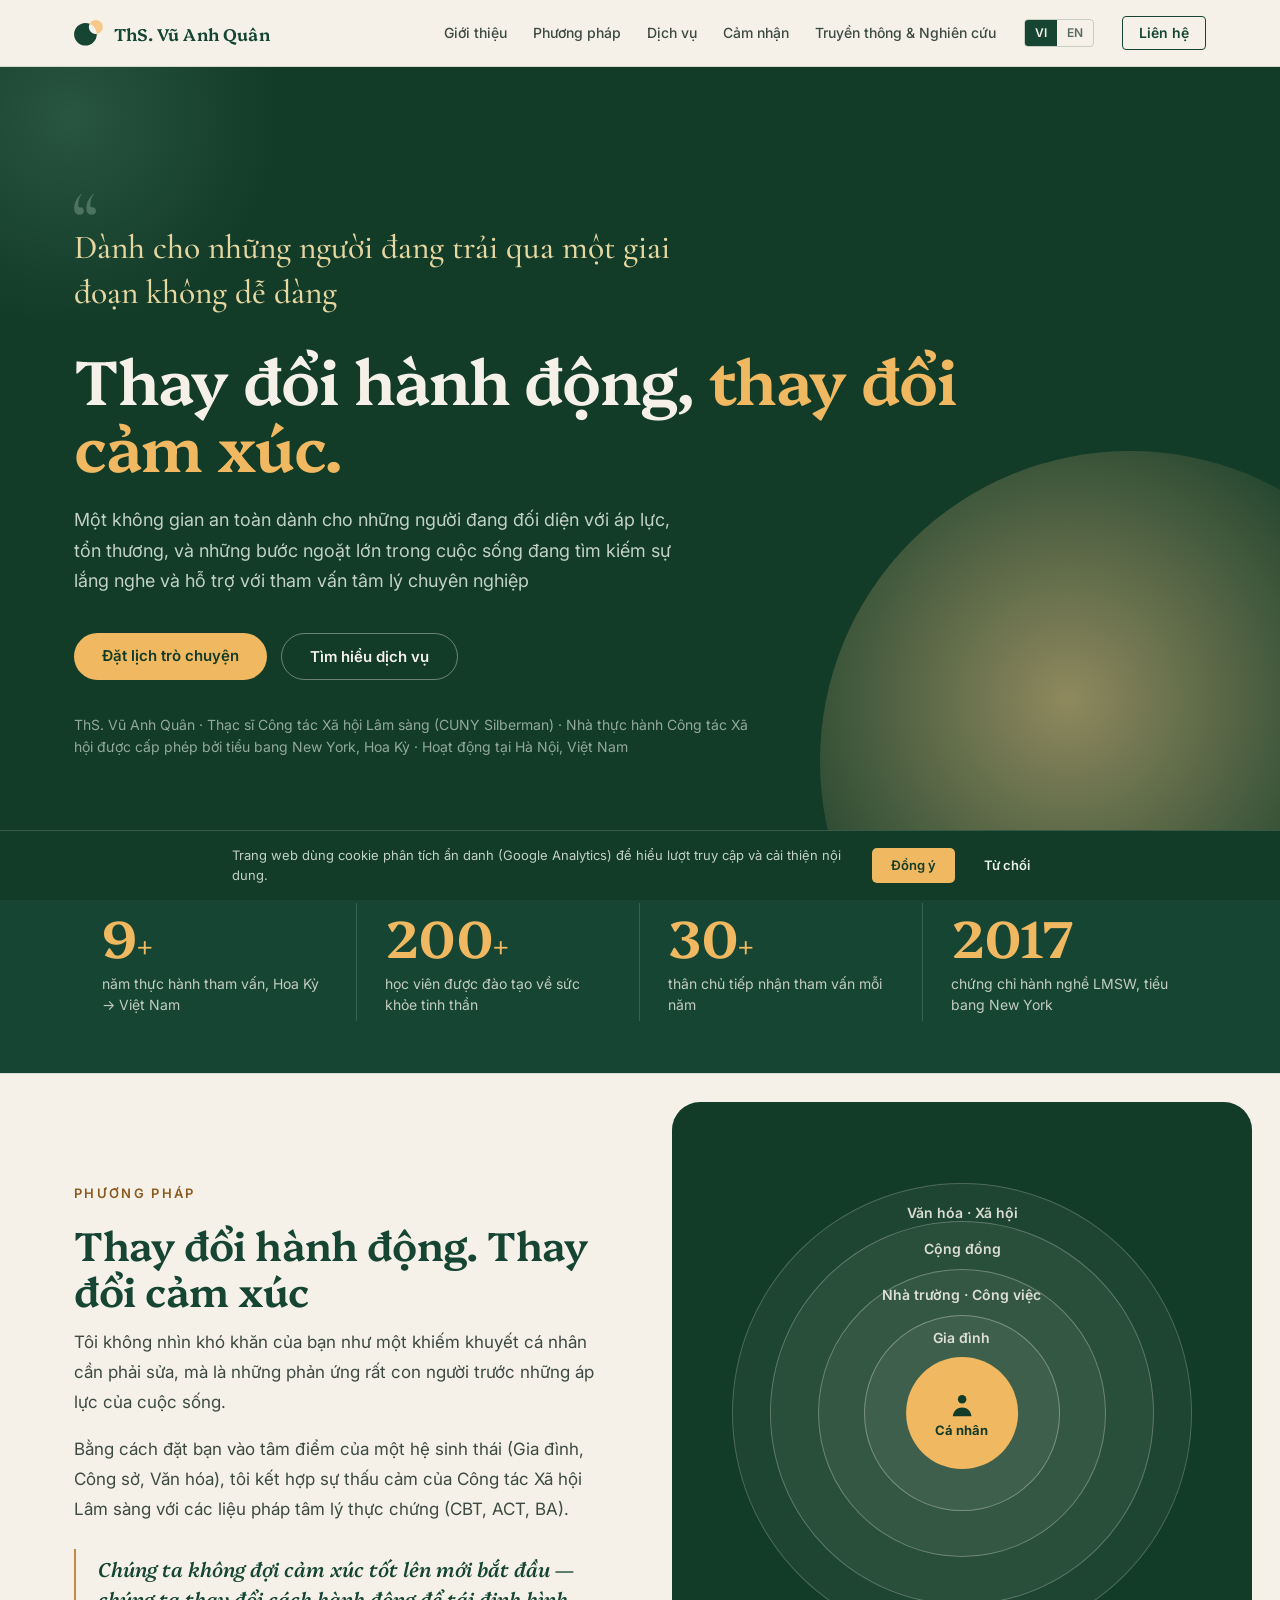
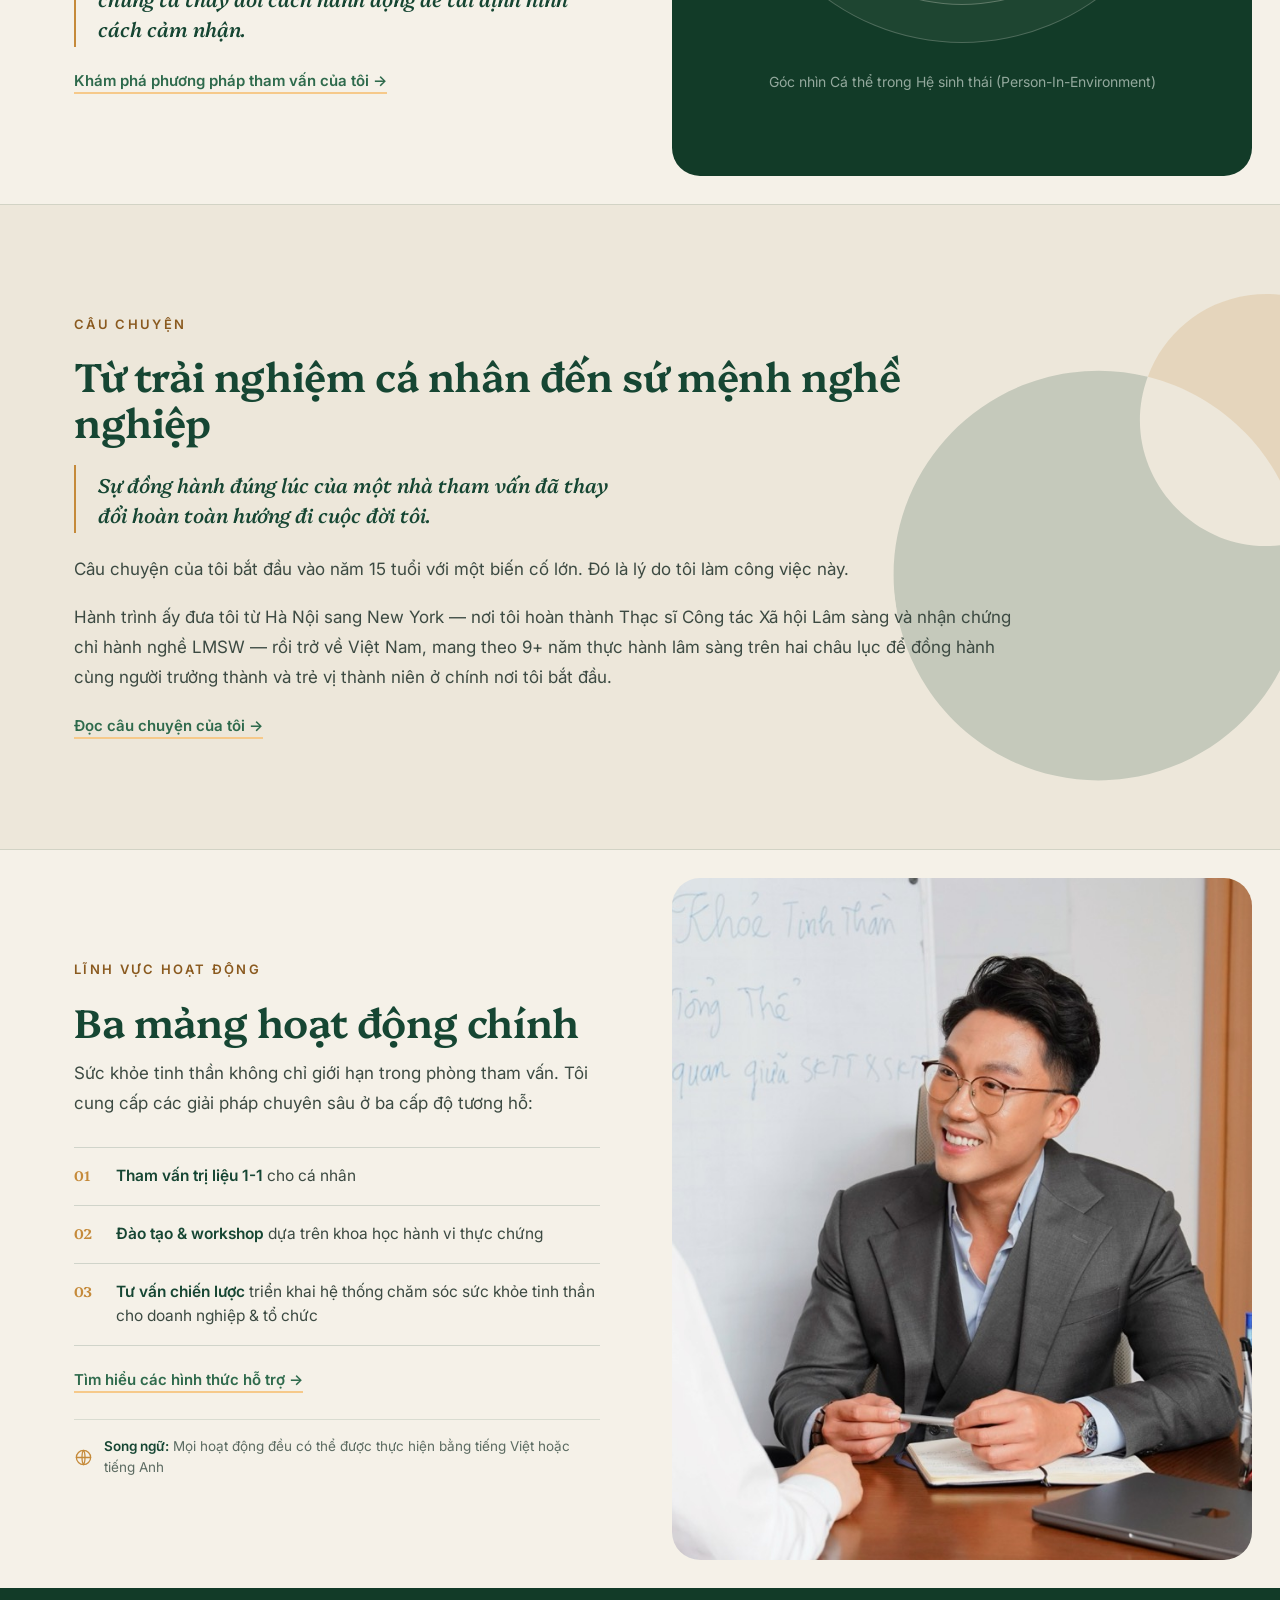
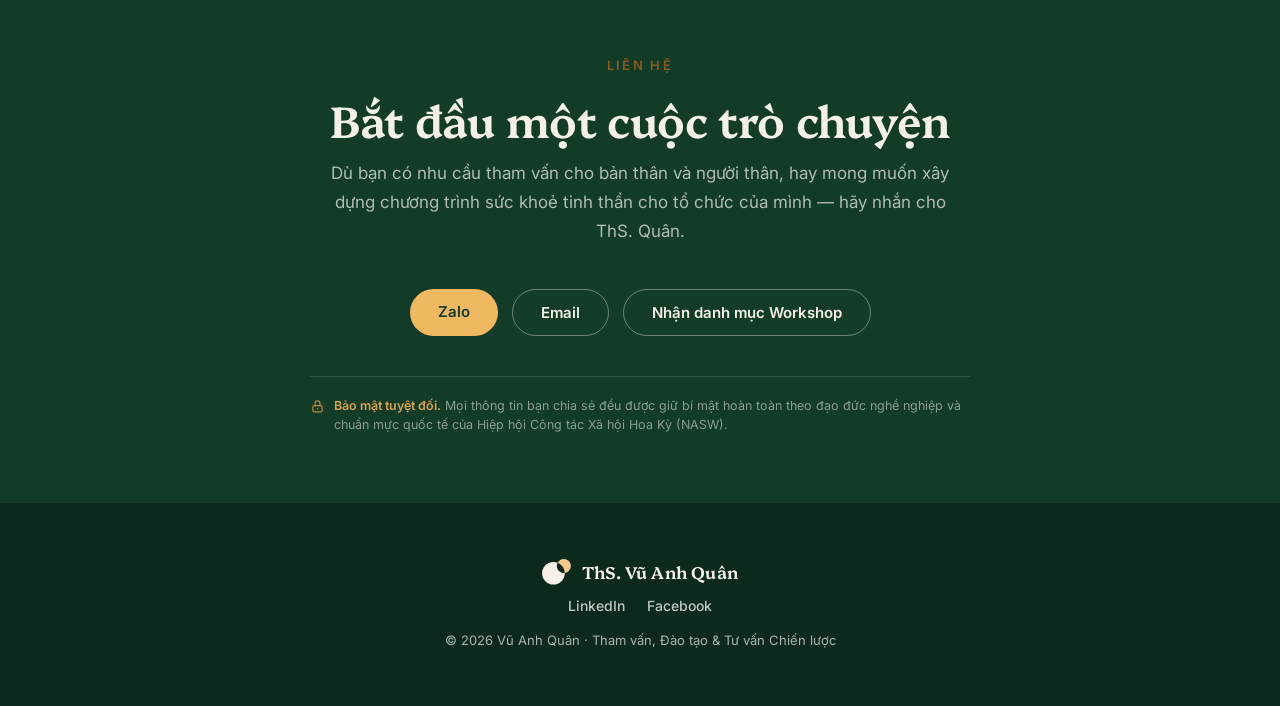
<file: index.html>
<!DOCTYPE html>
<html lang="vi">
<head>
<meta charset="UTF-8" />
<meta name="viewport" content="width=device-width, initial-scale=1.0" />
<meta name="google-site-verification" content="f-I_hB8-RpPZukpTSeRQu78HutTP8AH7qc37VOW3SPk" />
<title>Tham vấn Tâm lý & Sức khỏe Tinh thần tại Hà Nội — ThS. Vũ Anh Quân</title>
<meta name="description" content="ThS. Vũ Anh Quân (Quan Anh Vu, MSW) — Nhà tham vấn tâm lý & chuyên gia đào tạo sức khỏe tinh thần. Tham vấn cá nhân, tư vấn triển khai chương trình, đào tạo & giảng dạy." />
<link rel="canonical" href="https://quantamly.com/" />
<meta property="og:type" content="website" />
<meta property="og:site_name" content="ThS. Vũ Anh Quân" />
<meta property="og:locale" content="vi_VN" />
<meta property="og:title" content="Tham vấn Tâm lý & Sức khỏe Tinh thần tại Hà Nội — ThS. Vũ Anh Quân" />
<meta property="og:description" content="ThS. Vũ Anh Quân (Quan Anh Vu, MSW) — Nhà tham vấn tâm lý & chuyên gia đào tạo sức khỏe tinh thần. Tham vấn cá nhân, tư vấn triển khai chương trình, đào tạo & giảng dạy." />
<meta property="og:url" content="https://quantamly.com/" />
<meta property="og:image" content="https://quantamly.com/og-cover.jpg" />
<meta property="og:image:width" content="1200" />
<meta property="og:image:height" content="630" />
<meta property="og:image:alt" content="ThS. Vũ Anh Quân" />
<meta name="twitter:card" content="summary_large_image" />
<meta name="twitter:title" content="Tham vấn Tâm lý & Sức khỏe Tinh thần tại Hà Nội — ThS. Vũ Anh Quân" />
<meta name="twitter:description" content="ThS. Vũ Anh Quân (Quan Anh Vu, MSW) — Nhà tham vấn tâm lý & chuyên gia đào tạo sức khỏe tinh thần. Tham vấn cá nhân, tư vấn triển khai chương trình, đào tạo & giảng dạy." />
<script type="application/ld+json">
{"@context":"https://schema.org","@type":"Person","name":"Vũ Anh Quân","alternateName":"Quan Anh Vu","honorificSuffix":"MSW","jobTitle":"Nhà tham vấn tâm lý","url":"https://quantamly.com/","address":{"@type":"PostalAddress","addressLocality":"Hà Nội","addressCountry":"VN"},"sameAs":["https://www.linkedin.com/in/quandennisvu/","https://www.facebook.com/quantamly92/"]}
</script>
<meta name="twitter:image" content="https://quantamly.com/og-cover.jpg" />
<link rel="preconnect" href="https://fonts.googleapis.com" />
<link rel="preconnect" href="https://fonts.gstatic.com" crossorigin />
<link href="https://fonts.googleapis.com/css2?family=Cormorant+Garamond:ital,wght@0,400;0,500;0,600;1,400;1,500&family=Platypi:ital,wght@0,400;0,500;0,600;0,700;1,400;1,500;1,600;1,700&family=Inter:wght@400;500;600;700&display=swap" rel="stylesheet" />
<link rel="stylesheet" href="style.css" />
<script src="app.js" defer></script>
</head>
<body>
<header class="nav">
  <div class="nav-inner">
    <a href="index.html" class="brand" aria-label="ThS. Vũ Anh Quân">
      <svg class="mark" viewBox="0 0 61 55" aria-hidden="true"><path class="m1" d="M48.05,30.11c0,13.27-10.75,24.03-24.02,24.03S0,43.38,0,30.11,10.75,6.09,24.03,6.09c3.17,0,6.2.61,8.97,1.73-5.75,10.8,3.44,23.31,15.03,21.57,0,.24.01.49.01.73Z"/><path class="m2" d="M60.8,14.76c0,7.48-5.55,13.65-12.76,14.63-.29-9.78-6.42-18.1-15.03-21.57,2.48-4.65,7.39-7.82,13.03-7.82,8.16,0,14.77,6.61,14.77,14.76Z"/></svg>
      <span data-vi="ThS. Vũ Anh Quân" data-en="Quan Anh Vu, MSW">ThS. Vũ Anh Quân</span>
    </a>
    <nav class="nav-links" id="navLinks">
      <a href="about.html" data-vi="Giới thiệu" data-en="About">Giới thiệu</a>
      <a href="approach.html" data-vi="Phương pháp" data-en="My Approach">Phương pháp</a>
      <a href="services.html" data-vi="Dịch vụ" data-en="Services">Dịch vụ</a>
      <a href="testimonials.html" data-vi="Cảm nhận" data-en="Testimonials">Cảm nhận</a>
      <a href="press.html" data-vi="Truyền thông &amp; Nghiên cứu" data-en="Press &amp; Research">Truyền thông &amp; Nghiên cứu</a>
      <a href="index.html#contact" class="mob-contact" data-vi="Liên hệ" data-en="Contact me">Liên hệ</a>
    </nav>
    <div class="lang" role="group" aria-label="Language">
      <button data-lang="vi" class="active">VI</button>
      <button data-lang="en">EN</button>
    </div>
    <a href="index.html#contact" class="nav-cta" data-vi="Liên hệ" data-en="Contact me">Liên hệ</a>
    <button class="nav-toggle" id="navToggle" aria-label="Menu"><span></span><span></span><span></span></button>
  </div>
</header>

<section class="hero" id="top">
  <div class="orb1"></div><div class="orb2"></div>
  <div class="inner">
    <p class="hero-quote" data-vi="Dành cho những người đang trải qua một giai đoạn không dễ dàng" data-en="For people going through a hard chapter">Dành cho những người đang trải qua một giai đoạn không dễ dàng</p>
    <h1 data-vi="Thay đổi hành động, <span class='accent'>thay đổi cảm xúc.</span>" data-en="Act Different, <span class='accent'>Feel Different.</span>">Thay đổi hành động, <span class="accent">thay đổi cảm xúc.</span></h1>
    <p class="tag" data-vi="Một không gian an toàn dành cho những người đang đối diện với áp lực, tổn thương, và những bước ngoặt lớn trong cuộc sống đang tìm kiếm sự lắng nghe và hỗ trợ với tham vấn tâm lý chuyên nghiệp" data-en="A safe space for those facing pressure, pain, and life's major turning points who are seeking to be heard and supported through professional psychological counseling.">Một không gian an toàn dành cho những người đang đối diện với áp lực, tổn thương, và những bước ngoặt lớn trong cuộc sống đang tìm kiếm sự lắng nghe và hỗ trợ với tham vấn tâm lý chuyên nghiệp</p>
    <div class="cta-row">
      <a href="index.html#contact" class="btn btn-primary" data-vi="Đặt lịch trò chuyện" data-en="Book a conversation">Đặt lịch trò chuyện</a>
      <a href="services.html" class="btn btn-ghost" data-vi="Tìm hiểu dịch vụ" data-en="Explore services">Tìm hiểu dịch vụ</a>
    </div>
    <p class="hero-cred" data-vi="ThS. Vũ Anh Quân · Thạc sĩ Công tác Xã hội Lâm sàng (CUNY Silberman) · Nhà thực hành Công tác Xã hội được cấp phép bởi tiểu bang New York, Hoa Kỳ · Hoạt động tại Hà Nội, Việt Nam" data-en="Quan Anh Vu, MSW · Master of Social Work, Clinical Practice (CUNY Silberman) · LMSW, New York, USA · Currently practicing in Hanoi, Vietnam">ThS. Vũ Anh Quân · Thạc sĩ Công tác Xã hội Lâm sàng (CUNY Silberman) · Nhà thực hành Công tác Xã hội được cấp phép bởi tiểu bang New York, Hoa Kỳ · Hoạt động tại Hà Nội, Việt Nam</p>
  </div>
</section>

<section class="bg-green">
  <div class="stat-grid">
    <div class="stat"><div class="num">9<sup>+</sup></div><div class="lbl" data-vi="năm thực hành tham vấn, Hoa Kỳ → Việt Nam" data-en="years of counseling practice, USA → Vietnam">năm thực hành tham vấn, Hoa Kỳ → Việt Nam</div></div>
    <div class="stat"><div class="num">200<sup>+</sup></div><div class="lbl" data-vi="học viên được đào tạo về sức khỏe tinh thần" data-en="practitioners trained in mental health">học viên được đào tạo về sức khỏe tinh thần</div></div>
    <div class="stat"><div class="num">30<sup>+</sup></div><div class="lbl" data-vi="thân chủ tiếp nhận tham vấn mỗi năm" data-en="clients received in counseling each year">thân chủ tiếp nhận tham vấn mỗi năm</div></div>
    <div class="stat"><div class="num">2017</div><div class="lbl" data-vi="chứng chỉ hành nghề LMSW, tiểu bang New York" data-en="LMSW license, State of New York">chứng chỉ hành nghề LMSW, tiểu bang New York</div></div>
  </div>
</section>

<!-- ============ PHƯƠNG PHÁP · split ============ -->
<section class="split" id="phuong-phap" style="border-top:1px solid var(--line-soft)">
  <div class="split-copy">
    <p class="eyebrow" data-vi="Phương pháp" data-en="My Approach">Phương pháp</p>
    <h2 class="h2" data-vi="Thay đổi hành động. Thay đổi cảm xúc" data-en="Act different. Feel different">Thay đổi hành động. Thay đổi cảm xúc</h2>
    <p class="body" data-vi="Tôi không nhìn khó khăn của bạn như một khiếm khuyết cá nhân cần phải sửa, mà là những phản ứng rất con người trước những áp lực của cuộc sống." data-en="I don't see your difficulty as a personal defect to be fixed, but as deeply human responses to life's pressures.">Tôi không nhìn khó khăn của bạn như một khiếm khuyết cá nhân cần phải sửa, mà là những phản ứng rất con người trước những áp lực của cuộc sống.</p>
    <p class="body" data-vi="Bằng cách đặt bạn vào tâm điểm của một hệ sinh thái (Gia đình, Công sở, Văn hóa), tôi kết hợp sự thấu cảm của Công tác Xã hội Lâm sàng với các liệu pháp tâm lý thực chứng (CBT, ACT, BA)." data-en="By mapping your challenges within your unique ecosystem—relationships, work culture, and environment—I combine the systemic lens of Clinical Social Work with evidence-based therapies (CBT, ACT, BA).">Bằng cách đặt bạn vào tâm điểm của một hệ sinh thái (Gia đình, Công sở, Văn hóa), tôi kết hợp sự thấu cảm của Công tác Xã hội Lâm sàng với các liệu pháp tâm lý thực chứng (CBT, ACT, BA).</p>
    <p class="pull" data-vi="Chúng ta không đợi cảm xúc tốt lên mới bắt đầu — chúng ta thay đổi cách hành động để tái định hình cách cảm nhận." data-en="We do not wait for your feelings to change to start living — we shift how you act to transform how you feel.">Chúng ta không đợi cảm xúc tốt lên mới bắt đầu — chúng ta thay đổi cách hành động để tái định hình cách cảm nhận.</p>
    <a class="more" href="approach.html" data-vi="Khám phá phương pháp tham vấn của tôi →" data-en="Explore my clinical approach →">Khám phá phương pháp tham vấn của tôi →</a>
  </div>
  <div class="split-panel deep">
    <div class="pie">
      <div class="pc pc5"><span class="pl" data-vi="Văn hóa · Xã hội" data-en="Culture · Society">Văn hóa · Xã hội</span></div>
      <div class="pc pc4"><span class="pl" data-vi="Cộng đồng" data-en="Community">Cộng đồng</span></div>
      <div class="pc pc3"><span class="pl" data-vi="Nhà trường · Công việc" data-en="School · Work">Nhà trường · Công việc</span></div>
      <div class="pc pc2"><span class="pl" data-vi="Gia đình" data-en="Family">Gia đình</span></div>
      <div class="pc pc1">
        <svg class="pperson" viewBox="0 0 24 24" aria-hidden="true"><circle cx="12" cy="7.4" r="3.4"/><path d="M4.5 21c.6-4.4 3.7-7 7.5-7s6.9 2.6 7.5 7z"/></svg>
        <span class="plc" data-vi="Cá nhân" data-en="Individual">Cá nhân</span>
      </div>
    </div>
    <p class="pie-cap" data-vi="Góc nhìn Cá thể trong Hệ sinh thái (Person-In-Environment)" data-en="The Person-In-Environment perspective">Góc nhìn Cá thể trong Hệ sinh thái (Person-In-Environment)</p>
  </div>
</section>

<!-- ============ CÂU CHUYỆN · band ============ -->
<section class="story-band">
  <svg class="band-mark" viewBox="0 0 61 55" aria-hidden="true"><path fill="#164633" d="M48.05,30.11c0,13.27-10.75,24.03-24.02,24.03S0,43.38,0,30.11,10.75,6.09,24.03,6.09c3.17,0,6.2.61,8.97,1.73-5.75,10.8,3.44,23.31,15.03,21.57,0,.24.01.49.01.73Z"/><path fill="#C58A3A" d="M60.8,14.76c0,7.48-5.55,13.65-12.76,14.63-.29-9.78-6.42-18.1-15.03-21.57,2.48-4.65,7.39-7.82,13.03-7.82,8.16,0,14.77,6.61,14.77,14.76Z"/></svg>
  <div class="inner">
    <div class="copy">
      <p class="eyebrow" data-vi="Câu chuyện" data-en="My Story">Câu chuyện</p>
      <h2 class="h2" data-vi="Từ trải nghiệm cá nhân đến sứ mệnh nghề nghiệp" data-en="From personal experience to a professional calling">Từ trải nghiệm cá nhân đến sứ mệnh nghề nghiệp</h2>
      <p class="pull" data-vi="Sự đồng hành đúng lúc của một nhà tham vấn đã thay đổi hoàn toàn hướng đi cuộc đời tôi." data-en="The timely support of a counselor changed the entire course of my life.">Sự đồng hành đúng lúc của một nhà tham vấn đã thay đổi hoàn toàn hướng đi cuộc đời tôi.</p>
      <p class="body" data-vi="Câu chuyện của tôi bắt đầu vào năm 15 tuổi với một biến cố lớn. Đó là lý do tôi làm công việc này." data-en="My story began at 15 with a major life crisis. That is why I do this work.">Câu chuyện của tôi bắt đầu vào năm 15 tuổi với một biến cố lớn. Đó là lý do tôi làm công việc này.</p>
      <p class="body" data-vi="Hành trình ấy đưa tôi từ Hà Nội sang New York — nơi tôi hoàn thành Thạc sĩ Công tác Xã hội Lâm sàng và nhận chứng chỉ hành nghề LMSW — rồi trở về Việt Nam, mang theo 9+ năm thực hành lâm sàng trên hai châu lục để đồng hành cùng người trưởng thành và trẻ vị thành niên ở chính nơi tôi bắt đầu." data-en="That journey took me from Hanoi to New York — where I completed my Master of Clinical Social Work and earned my LMSW license — then back to Vietnam, bringing 9+ years of clinical practice across two continents to walk alongside adults and adolescents right where my own story began.">Hành trình ấy đưa tôi từ Hà Nội sang New York — nơi tôi hoàn thành Thạc sĩ Công tác Xã hội Lâm sàng và nhận chứng chỉ hành nghề LMSW — rồi trở về Việt Nam, mang theo 9+ năm thực hành lâm sàng trên hai châu lục để đồng hành cùng người trưởng thành và trẻ vị thành niên ở chính nơi tôi bắt đầu.</p>
      <a class="more" href="about.html" data-vi="Đọc câu chuyện của tôi →" data-en="Read my full story →">Đọc câu chuyện của tôi →</a>
    </div>
  </div>
</section>

<!-- ============ DỊCH VỤ · split ============ -->
<section class="split" id="dich-vu">
  <div class="split-copy">
    <p class="eyebrow" data-vi="Lĩnh vực hoạt động" data-en="Services">Lĩnh vực hoạt động</p>
    <h2 class="h2" data-vi="Ba mảng hoạt động chính" data-en="Three core areas">Ba mảng hoạt động chính</h2>
    <p class="body" data-vi="Sức khỏe tinh thần không chỉ giới hạn trong phòng tham vấn. Tôi cung cấp các giải pháp chuyên sâu ở ba cấp độ tương hỗ:" data-en="Mental health extends beyond the counseling room. I offer in-depth solutions at three complementary levels:">Sức khỏe tinh thần không chỉ giới hạn trong phòng tham vấn. Tôi cung cấp các giải pháp chuyên sâu ở ba cấp độ tương hỗ:</p>
    <div class="svc-list">
      <div class="svc"><span class="no">01</span><p data-vi="<b>Tham vấn trị liệu 1-1</b> cho cá nhân" data-en="<b>1-on-1 clinical counseling</b> for individuals"><b>Tham vấn trị liệu 1-1</b> cho cá nhân</p></div>
      <div class="svc"><span class="no">02</span><p data-vi="<b>Đào tạo &amp; workshop</b> dựa trên khoa học hành vi thực chứng" data-en="<b>Training &amp; workshops</b> grounded in evidence-based behavioral science"><b>Đào tạo &amp; workshop</b> dựa trên khoa học hành vi thực chứng</p></div>
      <div class="svc"><span class="no">03</span><p data-vi="<b>Tư vấn chiến lược</b> triển khai hệ thống chăm sóc sức khỏe tinh thần cho doanh nghiệp &amp; tổ chức" data-en="<b>Strategic consulting</b> on mental-health care systems for businesses &amp; organizations"><b>Tư vấn chiến lược</b> triển khai hệ thống chăm sóc sức khỏe tinh thần cho doanh nghiệp &amp; tổ chức</p></div>
    </div>
    <a class="more" href="services.html" data-vi="Tìm hiểu các hình thức hỗ trợ →" data-en="Explore how I can help →">Tìm hiểu các hình thức hỗ trợ →</a>
    <div class="svc-bi">
      <svg viewBox="0 0 24 24" aria-hidden="true"><circle cx="12" cy="12" r="9"/><path d="M3 12h18M12 3c2.5 2.5 2.5 15 0 18M12 3c-2.5 2.5-2.5 15 0 18"/></svg>
      <p data-vi="<b>Song ngữ:</b> Mọi hoạt động đều có thể được thực hiện bằng tiếng Việt hoặc tiếng Anh" data-en="<b>Bilingual:</b> every service can be conducted in Vietnamese or English"><b>Song ngữ:</b> Mọi hoạt động đều có thể được thực hiện bằng tiếng Việt hoặc tiếng Anh</p>
    </div>
  </div>
  <div class="split-panel photo">
    <img src="img/index-1.jpg" alt="ThS. Vũ Anh Quân trong một buổi tham vấn" />
  </div>
</section>

<section class="sec bg-deep contact" id="contact">
  <div class="contact-inner">
    <p class="eyebrow" data-vi="Liên hệ" data-en="Contact us">Liên hệ</p>
    <h2 data-vi="Bắt đầu một cuộc trò chuyện" data-en="Let's start a conversation">Bắt đầu một cuộc trò chuyện</h2>
    <p class="lead" data-vi="Dù bạn có nhu cầu tham vấn cho bản thân và người thân, hay mong muốn xây dựng chương trình sức khoẻ tinh thần cho tổ chức của mình — hãy nhắn cho ThS. Quân." data-en="Whether you're seeking counseling for yourself or a loved one, or wanting to build a mental wellness program for your organization — reach out to Mr. Quan.">Dù bạn có nhu cầu tham vấn cho bản thân và người thân, hay mong muốn xây dựng chương trình sức khoẻ tinh thần cho tổ chức của mình — hãy nhắn cho ThS. Quân.</p>
    <div class="cta-row center">
      <a class="btn btn-primary" target="_blank" rel="noopener noreferrer" href="https://zalo.me/84966249391" data-vi="Zalo" data-en="Zalo">Zalo</a>
      <a class="btn btn-ghost" target="_top" href="mailto:quan.dennis.vu@gmail.com" data-vi="Email" data-en="Email">Email</a>
      <a class="btn btn-ghost" target="_top" href="mailto:quan.dennis.vu@gmail.com?subject=Y%C3%AAu%20c%E1%BA%A7u%20danh%20m%E1%BB%A5c%20Workshop%20%26%20%C4%90%C3%A0o%20t%E1%BA%A1o&amp;body=Th%C3%A2n%20g%E1%BB%ADi%20ThS.%20V%C5%A9%20Anh%20Qu%C3%A2n%2C%0D%0A%0D%0A%C4%90%C6%A1n%20v%E1%BB%8B%20ch%C3%BAng%20t%C3%B4i%20mong%20nh%E1%BA%ADn%20danh%20m%E1%BB%A5c%20Workshop%20%26%20%C4%90%C3%A0o%20t%E1%BA%A1o%20%C4%91%E1%BA%A7y%20%C4%91%E1%BB%A7.%20V%C3%A0i%20th%C3%B4ng%20tin%20ng%E1%BA%AFn%3A%0D%0A%E2%80%A2%20T%C3%AAn%20t%E1%BB%95%20ch%E1%BB%A9c%3A%0D%0A%E2%80%A2%20Ng%C6%B0%E1%BB%9Di%20li%C3%AAn%20h%E1%BB%87%3A%0D%0A%E2%80%A2%20Ch%E1%BB%A7%20%C4%91%E1%BB%81%20/%20Nhu%20c%E1%BA%A7u%20di%E1%BB%85n%20thuy%E1%BA%BFt%20quan%20t%C3%A2m%3A%0D%0A%0D%0AC%E1%BA%A3m%20%C6%A1n%20anh." data-vi="Nhận danh mục Workshop" data-en="Get the workshop catalogue">Nhận danh mục Workshop</a>
    </div>
    <p class="privacy-note center"><svg viewBox="0 0 24 24" aria-hidden="true"><rect x="4.5" y="10.5" width="15" height="10" rx="2"/><path d="M8 10.5V7a4 4 0 0 1 8 0v3.5"/><circle cx="12" cy="15.5" r="1.2" fill="var(--gold)" stroke="none"/></svg><span data-vi="<b>Bảo mật tuyệt đối.</b> Mọi thông tin bạn chia sẻ đều được giữ bí mật hoàn toàn theo đạo đức nghề nghiệp và chuẩn mực quốc tế của Hiệp hội Công tác Xã hội Hoa Kỳ (NASW)." data-en="<b>Full confidentiality.</b> Everything you share is kept strictly private, in line with professional ethics and the international standards of the U.S. National Association of Social Workers (NASW)."><b>Bảo mật tuyệt đối.</b> Mọi thông tin bạn chia sẻ đều được giữ bí mật hoàn toàn theo đạo đức nghề nghiệp và chuẩn mực quốc tế của Hiệp hội Công tác Xã hội Hoa Kỳ (NASW).</span></p>
  </div>
</section>

<footer class="ft">
  <div class="brand" style="display:flex;align-items:center;gap:11px">
    <svg class="mark" viewBox="0 0 61 55" aria-hidden="true"><path class="m1" d="M48.05,30.11c0,13.27-10.75,24.03-24.02,24.03S0,43.38,0,30.11,10.75,6.09,24.03,6.09c3.17,0,6.2.61,8.97,1.73-5.75,10.8,3.44,23.31,15.03,21.57,0,.24.01.49.01.73Z"/><path class="m2" d="M60.8,14.76c0,7.48-5.55,13.65-12.76,14.63-.29-9.78-6.42-18.1-15.03-21.57,2.48-4.65,7.39-7.82,13.03-7.82,8.16,0,14.77,6.61,14.77,14.76Z"/></svg>
    <span data-vi="ThS. Vũ Anh Quân" data-en="Quan Anh Vu, MSW">ThS. Vũ Anh Quân</span>
  </div>
  <div class="fsoc">
    <a href="https://www.linkedin.com/in/quandennisvu/" target="_blank" rel="noopener noreferrer">LinkedIn</a>
    <a href="https://www.facebook.com/quantamly92/" target="_blank" rel="noopener noreferrer">Facebook</a>
  </div>
  <p class="cp" data-vi="© 2026 Vũ Anh Quân · Tham vấn, Đào tạo & Tư vấn Chiến lược" data-en="© 2026 Quan Anh Vu · Counseling, Training & Strategic Consulting">© 2026 Vũ Anh Quân · Tham vấn, Đào tạo & Tư vấn Chiến lược</p>
</footer>
</body>
</html>
</file>
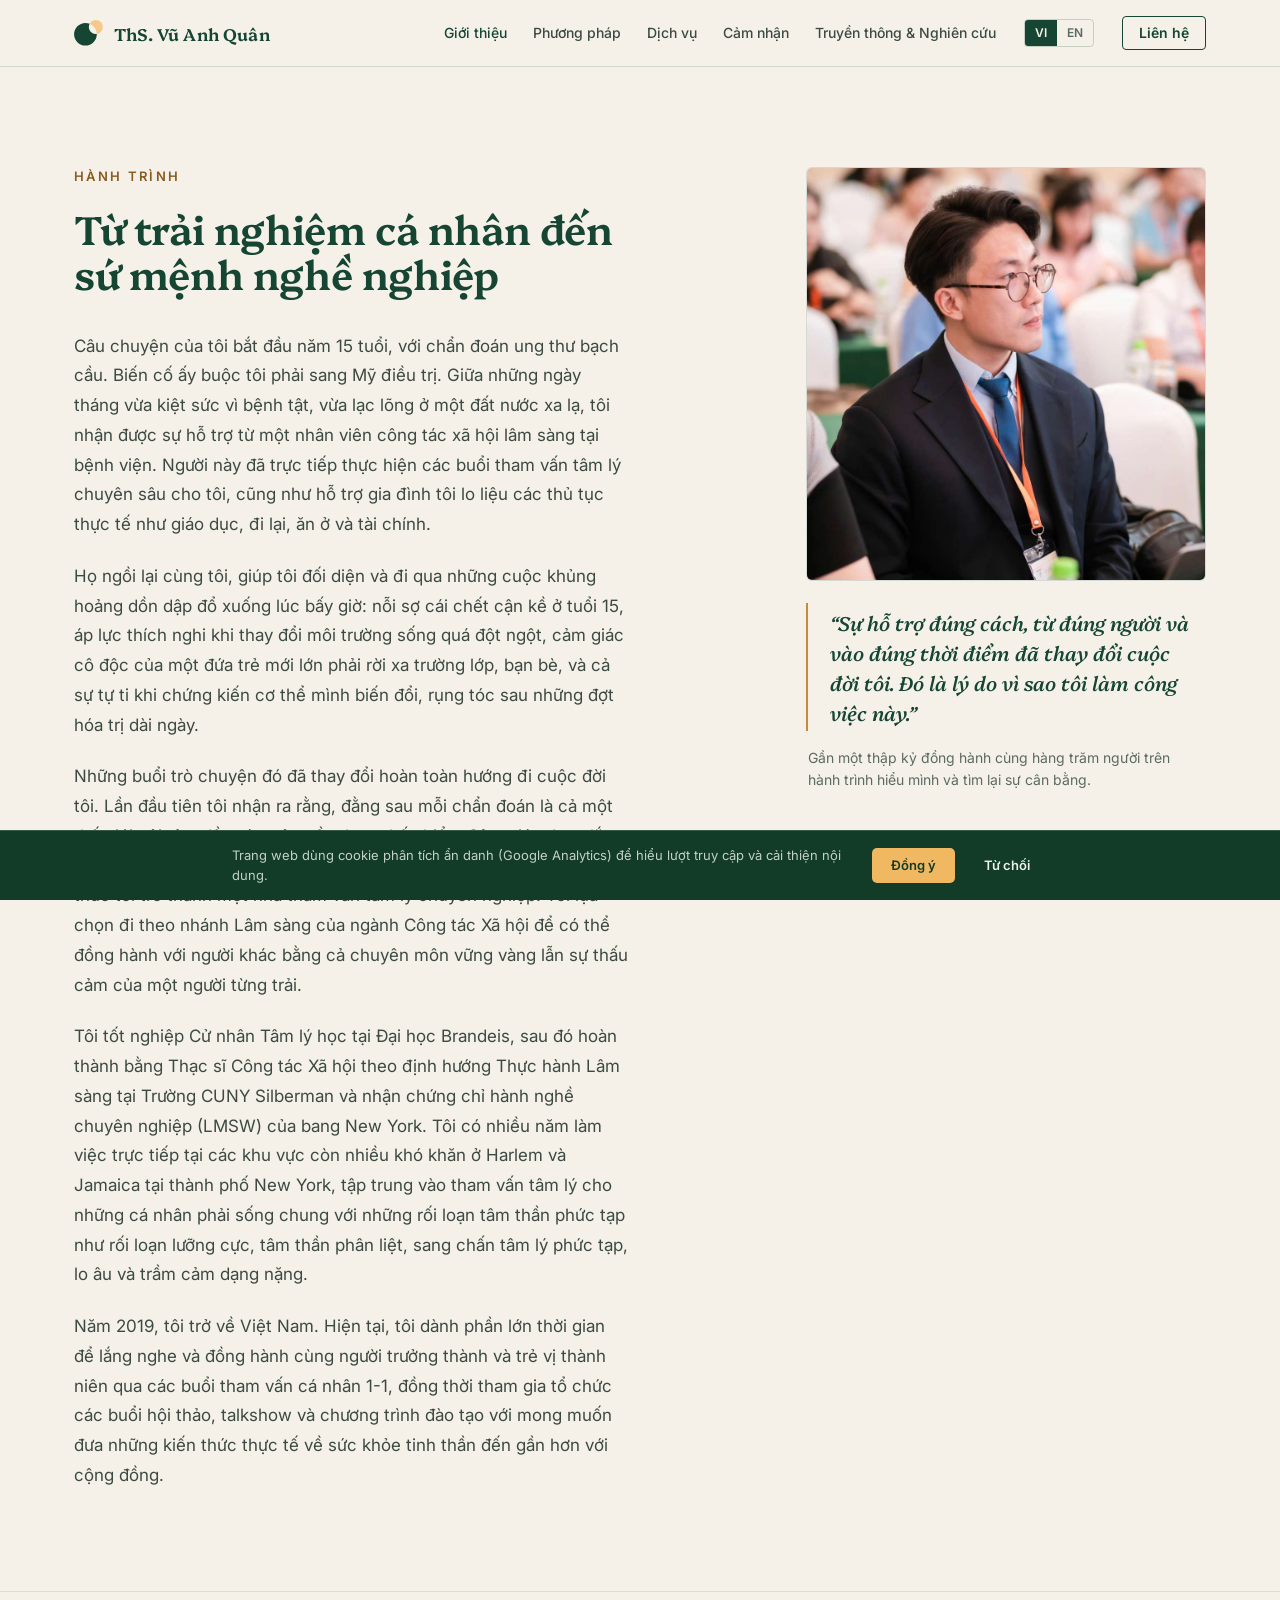
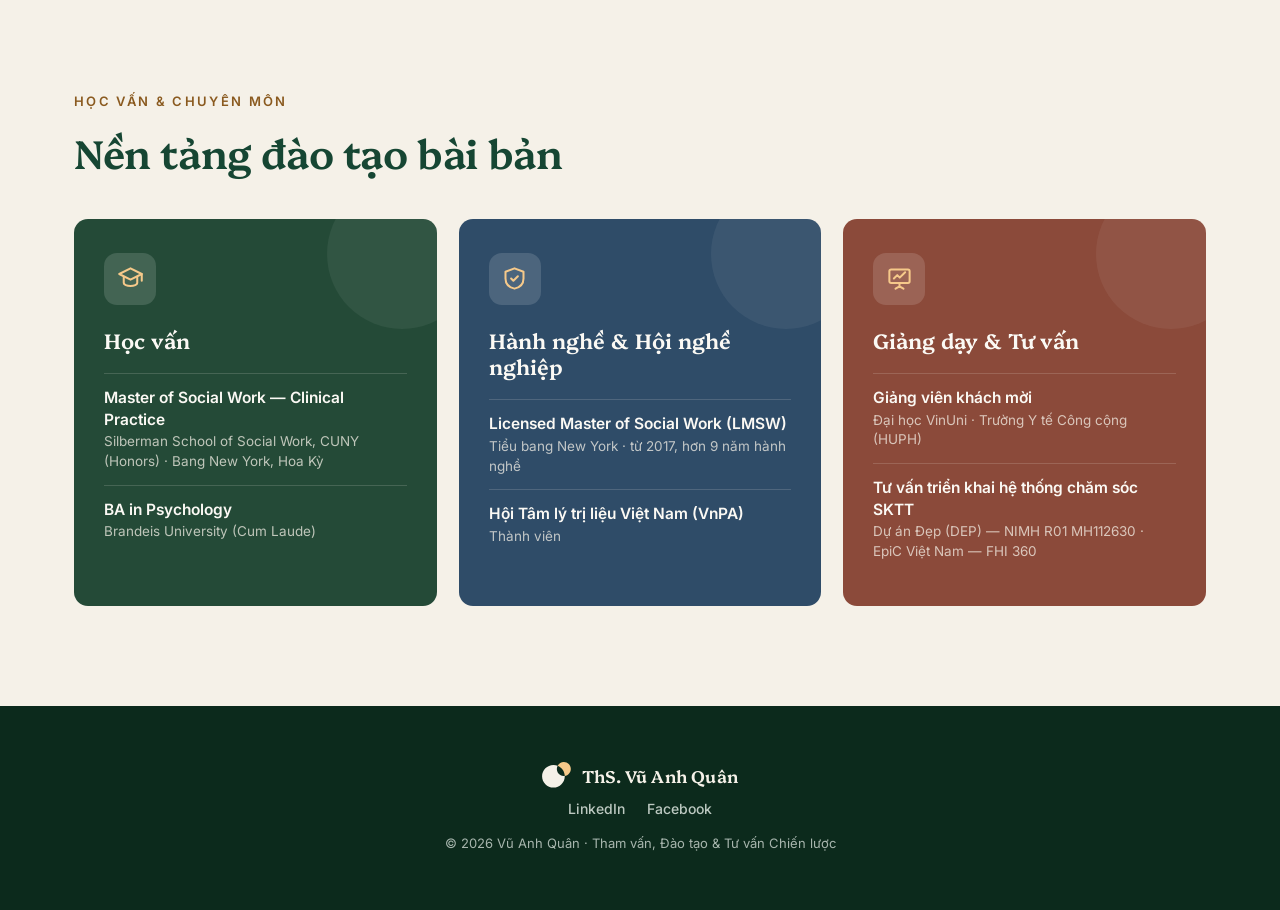
<file: about.html>
<!DOCTYPE html>
<html lang="vi">
<head>
<meta charset="UTF-8" />
<meta name="viewport" content="width=device-width, initial-scale=1.0" />
<title>Giới thiệu · ThS. Vũ Anh Quân</title>
<meta name="description" content="Câu chuyện của ThS. Vũ Anh Quân — từ trải nghiệm cá nhân năm 15 tuổi đến hành trình trở thành nhà tham vấn tâm lý, Thạc sĩ Công tác Xã hội định hướng Lâm sàng." />
<link rel="canonical" href="https://quantamly.com/about.html" />
<meta property="og:type" content="website" />
<meta property="og:site_name" content="ThS. Vũ Anh Quân" />
<meta property="og:locale" content="vi_VN" />
<meta property="og:title" content="Giới thiệu · ThS. Vũ Anh Quân" />
<meta property="og:description" content="Câu chuyện của ThS. Vũ Anh Quân — từ trải nghiệm cá nhân năm 15 tuổi đến hành trình trở thành nhà tham vấn tâm lý, Thạc sĩ Công tác Xã hội định hướng Lâm sàng." />
<meta property="og:url" content="https://quantamly.com/about.html" />
<meta property="og:image" content="https://quantamly.com/og-cover.jpg" />
<meta property="og:image:width" content="1200" />
<meta property="og:image:height" content="630" />
<meta property="og:image:alt" content="ThS. Vũ Anh Quân" />
<meta name="twitter:card" content="summary_large_image" />
<meta name="twitter:image" content="https://quantamly.com/og-cover.jpg" />
<meta name="twitter:title" content="Giới thiệu · ThS. Vũ Anh Quân" />
<meta name="twitter:description" content="Câu chuyện của ThS. Vũ Anh Quân — từ trải nghiệm cá nhân năm 15 tuổi đến hành trình trở thành nhà tham vấn tâm lý, Thạc sĩ Công tác Xã hội định hướng Lâm sàng." />
<link rel="preconnect" href="https://fonts.googleapis.com" />
<link rel="preconnect" href="https://fonts.gstatic.com" crossorigin />
<link href="https://fonts.googleapis.com/css2?family=Cormorant+Garamond:ital,wght@0,400;0,500;0,600;1,400;1,500&family=Platypi:ital,wght@0,400;0,500;0,600;0,700;1,400;1,500;1,600;1,700&family=Inter:wght@400;500;600;700&display=swap" rel="stylesheet" />
<link rel="stylesheet" href="style.css" />
<script src="app.js" defer></script>
</head>
<body>
<header class="nav">
  <div class="nav-inner">
    <a href="index.html" class="brand" aria-label="ThS. Vũ Anh Quân">
      <svg class="mark" viewBox="0 0 61 55" aria-hidden="true"><path class="m1" d="M48.05,30.11c0,13.27-10.75,24.03-24.02,24.03S0,43.38,0,30.11,10.75,6.09,24.03,6.09c3.17,0,6.2.61,8.97,1.73-5.75,10.8,3.44,23.31,15.03,21.57,0,.24.01.49.01.73Z"/><path class="m2" d="M60.8,14.76c0,7.48-5.55,13.65-12.76,14.63-.29-9.78-6.42-18.1-15.03-21.57,2.48-4.65,7.39-7.82,13.03-7.82,8.16,0,14.77,6.61,14.77,14.76Z"/></svg>
      <span data-vi="ThS. Vũ Anh Quân" data-en="Quan Anh Vu, MSW">ThS. Vũ Anh Quân</span>
    </a>
    <nav class="nav-links" id="navLinks">
      <a href="about.html" class="active" aria-current="page" data-vi="Giới thiệu" data-en="About">Giới thiệu</a>
      <a href="approach.html" data-vi="Phương pháp" data-en="My Approach">Phương pháp</a>
      <a href="services.html" data-vi="Dịch vụ" data-en="Services">Dịch vụ</a>
      <a href="testimonials.html" data-vi="Cảm nhận" data-en="Testimonials">Cảm nhận</a>
      <a href="press.html" data-vi="Truyền thông &amp; Nghiên cứu" data-en="Press &amp; Research">Truyền thông &amp; Nghiên cứu</a>
      <a href="index.html#contact" class="mob-contact" data-vi="Liên hệ" data-en="Contact me">Liên hệ</a>
    </nav>
    <div class="lang" role="group" aria-label="Language">
      <button data-lang="vi" class="active">VI</button>
      <button data-lang="en">EN</button>
    </div>
    <a href="index.html#contact" class="nav-cta" data-vi="Liên hệ" data-en="Contact me">Liên hệ</a>
    <button class="nav-toggle" id="navToggle" aria-label="Menu"><span></span><span></span><span></span></button>
  </div>
</header>

<section class="sec story" id="story">
  <div class="story-grid wrap">
    <div class="story-head">
      <p class="eyebrow" data-vi="Hành trình" data-en="The journey">Hành trình</p>
      <h2 class="h2" data-vi="Từ trải nghiệm cá nhân đến sứ mệnh nghề nghiệp" data-en="From personal experience to a professional calling">Từ trải nghiệm cá nhân đến sứ mệnh nghề nghiệp</h2>
    </div>
    <div class="story-body">
      <p class="body" data-vi="Câu chuyện của tôi bắt đầu năm 15 tuổi, với chẩn đoán ung thư bạch cầu. Biến cố ấy buộc tôi phải sang Mỹ điều trị. Giữa những ngày tháng vừa kiệt sức vì bệnh tật, vừa lạc lõng ở một đất nước xa lạ, tôi nhận được sự hỗ trợ từ một nhân viên công tác xã hội lâm sàng tại bệnh viện. Người này đã trực tiếp thực hiện các buổi tham vấn tâm lý chuyên sâu cho tôi, cũng như hỗ trợ gia đình tôi lo liệu các thủ tục thực tế như giáo dục, đi lại, ăn ở và tài chính." data-en="My story began with a battle with leukemia at age 15. This major life turning point required me to travel to the United States for medical treatment. Amid the physical exhaustion of illness and the absolute disorientation of being in a foreign land, I received support from a hospital social worker. This worker provided psychological counseling for me, as well as helping my family manage the logistics of education, transportation, housing and finances.">Câu chuyện của tôi bắt đầu năm 15 tuổi, với chẩn đoán ung thư bạch cầu. Biến cố ấy buộc tôi phải sang Mỹ điều trị. Giữa những ngày tháng vừa kiệt sức vì bệnh tật, vừa lạc lõng ở một đất nước xa lạ, tôi nhận được sự hỗ trợ từ một nhân viên công tác xã hội lâm sàng tại bệnh viện. Người này đã trực tiếp thực hiện các buổi tham vấn tâm lý chuyên sâu cho tôi, cũng như hỗ trợ gia đình tôi lo liệu các thủ tục thực tế như giáo dục, đi lại, ăn ở và tài chính.</p>
      <p class="body" data-vi="Họ ngồi lại cùng tôi, giúp tôi đối diện và đi qua những cuộc khủng hoảng dồn dập đổ xuống lúc bấy giờ: nỗi sợ cái chết cận kề ở tuổi 15, áp lực thích nghi khi thay đổi môi trường sống quá đột ngột, cảm giác cô độc của một đứa trẻ mới lớn phải rời xa trường lớp, bạn bè, và cả sự tự ti khi chứng kiến cơ thể mình biến đổi, rụng tóc sau những đợt hóa trị dài ngày." data-en="They sat down with me, helping me face and navigate the compounding crises that overwhelmed me at the time: the fear of death at just 15, the pressure of adapting to a sudden change of environment, the isolation of a teenager forced away from school and friends, and the deep insecurity of watching my body change, losing all my hair after long rounds of chemotherapy.">Họ ngồi lại cùng tôi, giúp tôi đối diện và đi qua những cuộc khủng hoảng dồn dập đổ xuống lúc bấy giờ: nỗi sợ cái chết cận kề ở tuổi 15, áp lực thích nghi khi thay đổi môi trường sống quá đột ngột, cảm giác cô độc của một đứa trẻ mới lớn phải rời xa trường lớp, bạn bè, và cả sự tự ti khi chứng kiến cơ thể mình biến đổi, rụng tóc sau những đợt hóa trị dài ngày.</p>
      <p class="body" data-vi="Những buổi trò chuyện đó đã thay đổi hoàn toàn hướng đi cuộc đời tôi. Lần đầu tiên tôi nhận ra rằng, đằng sau mỗi chẩn đoán là cả một thế giới nội tâm đầy xáo trộn cần được thấu hiểu. Cảm giác được lắng nghe và giữ chân mình lại trong những thời khắc đen tối nhất đã thôi thúc tôi trở thành một nhà tham vấn tâm lý chuyên nghiệp. Tôi lựa chọn đi theo nhánh Lâm sàng của ngành Công tác Xã hội để có thể đồng hành với người khác bằng cả chuyên môn vững vàng lẫn sự thấu cảm của một người từng trải." data-en="Those conversations completely changed the trajectory of my life. For the first time, I realized that behind every medical diagnosis lies a turbulent inner world in need of understanding. Feeling heard and grounded during my darkest hours inspired me to become a professional counselor. I chose the Clinical branch of Social Work so that I could walk alongside others with both rigorous professional expertise and the authentic empathy of someone who has lived through it.">Những buổi trò chuyện đó đã thay đổi hoàn toàn hướng đi cuộc đời tôi. Lần đầu tiên tôi nhận ra rằng, đằng sau mỗi chẩn đoán là cả một thế giới nội tâm đầy xáo trộn cần được thấu hiểu. Cảm giác được lắng nghe và giữ chân mình lại trong những thời khắc đen tối nhất đã thôi thúc tôi trở thành một nhà tham vấn tâm lý chuyên nghiệp. Tôi lựa chọn đi theo nhánh Lâm sàng của ngành Công tác Xã hội để có thể đồng hành với người khác bằng cả chuyên môn vững vàng lẫn sự thấu cảm của một người từng trải.</p>
      <p class="body" data-vi="Tôi tốt nghiệp Cử nhân Tâm lý học tại Đại học Brandeis, sau đó hoàn thành bằng Thạc sĩ Công tác Xã hội theo định hướng Thực hành Lâm sàng tại Trường CUNY Silberman và nhận chứng chỉ hành nghề chuyên nghiệp (LMSW) của bang New York. Tôi có nhiều năm làm việc trực tiếp tại các khu vực còn nhiều khó khăn ở Harlem và Jamaica tại thành phố New York, tập trung vào tham vấn tâm lý cho những cá nhân phải sống chung với những rối loạn tâm thần phức tạp như rối loạn lưỡng cực, tâm thần phân liệt, sang chấn tâm lý phức tạp, lo âu và trầm cảm dạng nặng." data-en="I earned my BA in Psychology from Brandeis University, followed by a Master of Social Work with a clinical focus from the CUNY Silberman School of Social Work, and became a Licensed Master Social Worker (LMSW) in New York State. I spent years working directly in high-needs communities across Harlem and Jamaica, specializing in psychological counseling for individuals living with severe mental illnesses like bipolar disorder, schizophrenia, complex trauma, severe anxiety and depression.">Tôi tốt nghiệp Cử nhân Tâm lý học tại Đại học Brandeis, sau đó hoàn thành bằng Thạc sĩ Công tác Xã hội theo định hướng Thực hành Lâm sàng tại Trường CUNY Silberman và nhận chứng chỉ hành nghề chuyên nghiệp (LMSW) của bang New York. Tôi có nhiều năm làm việc trực tiếp tại các khu vực còn nhiều khó khăn ở Harlem và Jamaica tại thành phố New York, tập trung vào tham vấn tâm lý cho những cá nhân phải sống chung với những rối loạn tâm thần phức tạp như rối loạn lưỡng cực, tâm thần phân liệt, sang chấn tâm lý phức tạp, lo âu và trầm cảm dạng nặng.</p>
      <p class="body" style="margin-bottom:0" data-vi="Năm 2019, tôi trở về Việt Nam. Hiện tại, tôi dành phần lớn thời gian để lắng nghe và đồng hành cùng người trưởng thành và trẻ vị thành niên qua các buổi tham vấn cá nhân 1-1, đồng thời tham gia tổ chức các buổi hội thảo, talkshow và chương trình đào tạo với mong muốn đưa những kiến thức thực tế về sức khỏe tinh thần đến gần hơn với cộng đồng." data-en="In 2019, I returned home to Vietnam. Today, I devote most of my time to listening to and walking alongside adults and adolescents through private 1-on-1 counseling, while also organizing workshops, talks, and training programs to bring practical mental health knowledge closer to the community.">Năm 2019, tôi trở về Việt Nam. Hiện tại, tôi dành phần lớn thời gian để lắng nghe và đồng hành cùng người trưởng thành và trẻ vị thành niên qua các buổi tham vấn cá nhân 1-1, đồng thời tham gia tổ chức các buổi hội thảo, talkshow và chương trình đào tạo với mong muốn đưa những kiến thức thực tế về sức khỏe tinh thần đến gần hơn với cộng đồng.</p>
    </div>
    <div>
      <div class="portrait"><img src="img/about-1.jpg" alt="ThS. Vũ Anh Quân" loading="lazy" /></div>
      <blockquote class="pull" data-vi="“Sự hỗ trợ đúng cách, từ đúng người và vào đúng thời điểm đã thay đổi cuộc đời tôi. Đó là lý do vì sao tôi làm công việc này.”" data-en="“The right support, from the right person, at the right time changed my life. That's why I do this work.”">“Sự hỗ trợ đúng cách, từ đúng người và vào đúng thời điểm đã thay đổi cuộc đời tôi. Đó là lý do vì sao tôi làm công việc này.”</blockquote>
      <p class="pcap" data-vi="Gần một thập kỷ đồng hành cùng hàng trăm người trên hành trình hiểu mình và tìm lại sự cân bằng." data-en="Nearly a decade alongside hundreds of people on the path to understanding themselves and finding balance again.">Gần một thập kỷ đồng hành cùng hàng trăm người trên hành trình hiểu mình và tìm lại sự cân bằng.</p>
    </div>
  </div>
</section>

<section class="sec" style="border-top:1px solid var(--line-soft)">
  <div class="wrap">
    <p class="eyebrow" data-vi="Học vấn & Chuyên môn" data-en="Education & Credentials">Học vấn & Chuyên môn</p>
    <h2 class="h2" style="margin-bottom:44px" data-vi="Nền tảng đào tạo bài bản" data-en="A rigorous foundation">Nền tảng đào tạo bài bản</h2>
    <div class="credblk">
      <div class="cb" style="background:#244A37">
        <div class="ic"><svg viewBox="0 0 24 24"><path d="M12 3 2 8l10 5 10-5-10-5Z"/><path d="M6 10.5V16c0 1.4 2.7 2.6 6 2.6s6-1.2 6-2.6v-5.5"/><path d="M22 8v6"/></svg></div>
        <h3 data-vi="Học vấn" data-en="Education">Học vấn</h3>
        <div class="row"><span class="ck">Master of Social Work — Clinical Practice</span><span class="cv" data-vi="Silberman School of Social Work, CUNY (Honors) · Bang New York, Hoa Kỳ" data-en="Silberman School of Social Work, CUNY (Honors) · New York, USA">Silberman School of Social Work, CUNY (Honors) · Bang New York, Hoa Kỳ</span></div>
        <div class="row"><span class="ck">BA in Psychology</span><span class="cv">Brandeis University (Cum Laude)</span></div>
      </div>
      <div class="cb" style="background:#2F4C68">
        <div class="ic"><svg viewBox="0 0 24 24"><path d="M12 3 4 6v6c0 5 3.5 8 8 9 4.5-1 8-4 8-9V6l-8-3Z"/><path d="m9 12 2 2 4-4"/></svg></div>
        <h3 data-vi="Hành nghề & Hội nghề nghiệp" data-en="License & Membership">Hành nghề & Hội nghề nghiệp</h3>
        <div class="row"><span class="ck">Licensed Master of Social Work (LMSW)</span><span class="cv" data-vi="Tiểu bang New York · từ 2017, hơn 9 năm hành nghề" data-en="State of New York · since 2017, 9+ years">Tiểu bang New York · từ 2017, hơn 9 năm hành nghề</span></div>
        <div class="row"><span class="ck" data-vi="Hội Tâm lý trị liệu Việt Nam (VnPA)" data-en="Vietnam Psychotherapy Association (VnPA)">Hội Tâm lý trị liệu Việt Nam (VnPA)</span><span class="cv" data-vi="Thành viên" data-en="Member">Thành viên</span></div>
      </div>
      <div class="cb" style="background:#8B4A3A">
        <div class="ic"><svg viewBox="0 0 24 24"><rect x="3" y="4" width="18" height="12" rx="1.5"/><path d="M7 12l3-3 2.2 2.2L17 6.5"/><path d="M12 16v3.5M8.5 21l3.5-2 3.5 2"/></svg></div>
        <h3 data-vi="Giảng dạy & Tư vấn" data-en="Teaching & Consulting">Giảng dạy & Tư vấn</h3>
        <div class="row"><span class="ck" data-vi="Giảng viên khách mời" data-en="Guest Lecturer">Giảng viên khách mời</span><span class="cv" data-vi="Đại học VinUni · Trường Y tế Công cộng (HUPH)" data-en="VinUni · Hanoi University of Public Health (HUPH)">Đại học VinUni · Trường Y tế Công cộng (HUPH)</span></div>
        <div class="row"><span class="ck" data-vi="Tư vấn triển khai hệ thống chăm sóc SKTT" data-en="Mental-health systems implementation consulting">Tư vấn triển khai hệ thống chăm sóc SKTT</span><span class="cv" data-vi="Dự án Đẹp (DEP) — NIMH R01 MH112630 · EpiC Việt Nam — FHI 360" data-en="DEP Project — NIMH R01 MH112630 · EpiC Vietnam — FHI 360">Dự án Đẹp (DEP) — NIMH R01 MH112630 · EpiC Việt Nam — FHI 360</span></div>
      </div>
    </div>
  </div>
</section>

<footer class="ft">
  <div class="brand" style="display:flex;align-items:center;gap:11px">
    <svg class="mark" viewBox="0 0 61 55" aria-hidden="true"><path class="m1" d="M48.05,30.11c0,13.27-10.75,24.03-24.02,24.03S0,43.38,0,30.11,10.75,6.09,24.03,6.09c3.17,0,6.2.61,8.97,1.73-5.75,10.8,3.44,23.31,15.03,21.57,0,.24.01.49.01.73Z"/><path class="m2" d="M60.8,14.76c0,7.48-5.55,13.65-12.76,14.63-.29-9.78-6.42-18.1-15.03-21.57,2.48-4.65,7.39-7.82,13.03-7.82,8.16,0,14.77,6.61,14.77,14.76Z"/></svg>
    <span data-vi="ThS. Vũ Anh Quân" data-en="Quan Anh Vu, MSW">ThS. Vũ Anh Quân</span>
  </div>
  <div class="fsoc">
    <a href="https://www.linkedin.com/in/quandennisvu/" target="_blank" rel="noopener noreferrer">LinkedIn</a>
    <a href="https://www.facebook.com/quantamly92/" target="_blank" rel="noopener noreferrer">Facebook</a>
  </div>
  <p class="cp" data-vi="© 2026 Vũ Anh Quân · Tham vấn, Đào tạo & Tư vấn Chiến lược" data-en="© 2026 Quan Anh Vu · Counseling, Training & Strategic Consulting">© 2026 Vũ Anh Quân · Tham vấn, Đào tạo & Tư vấn Chiến lược</p>
</footer>
</body>
</html>
</file>
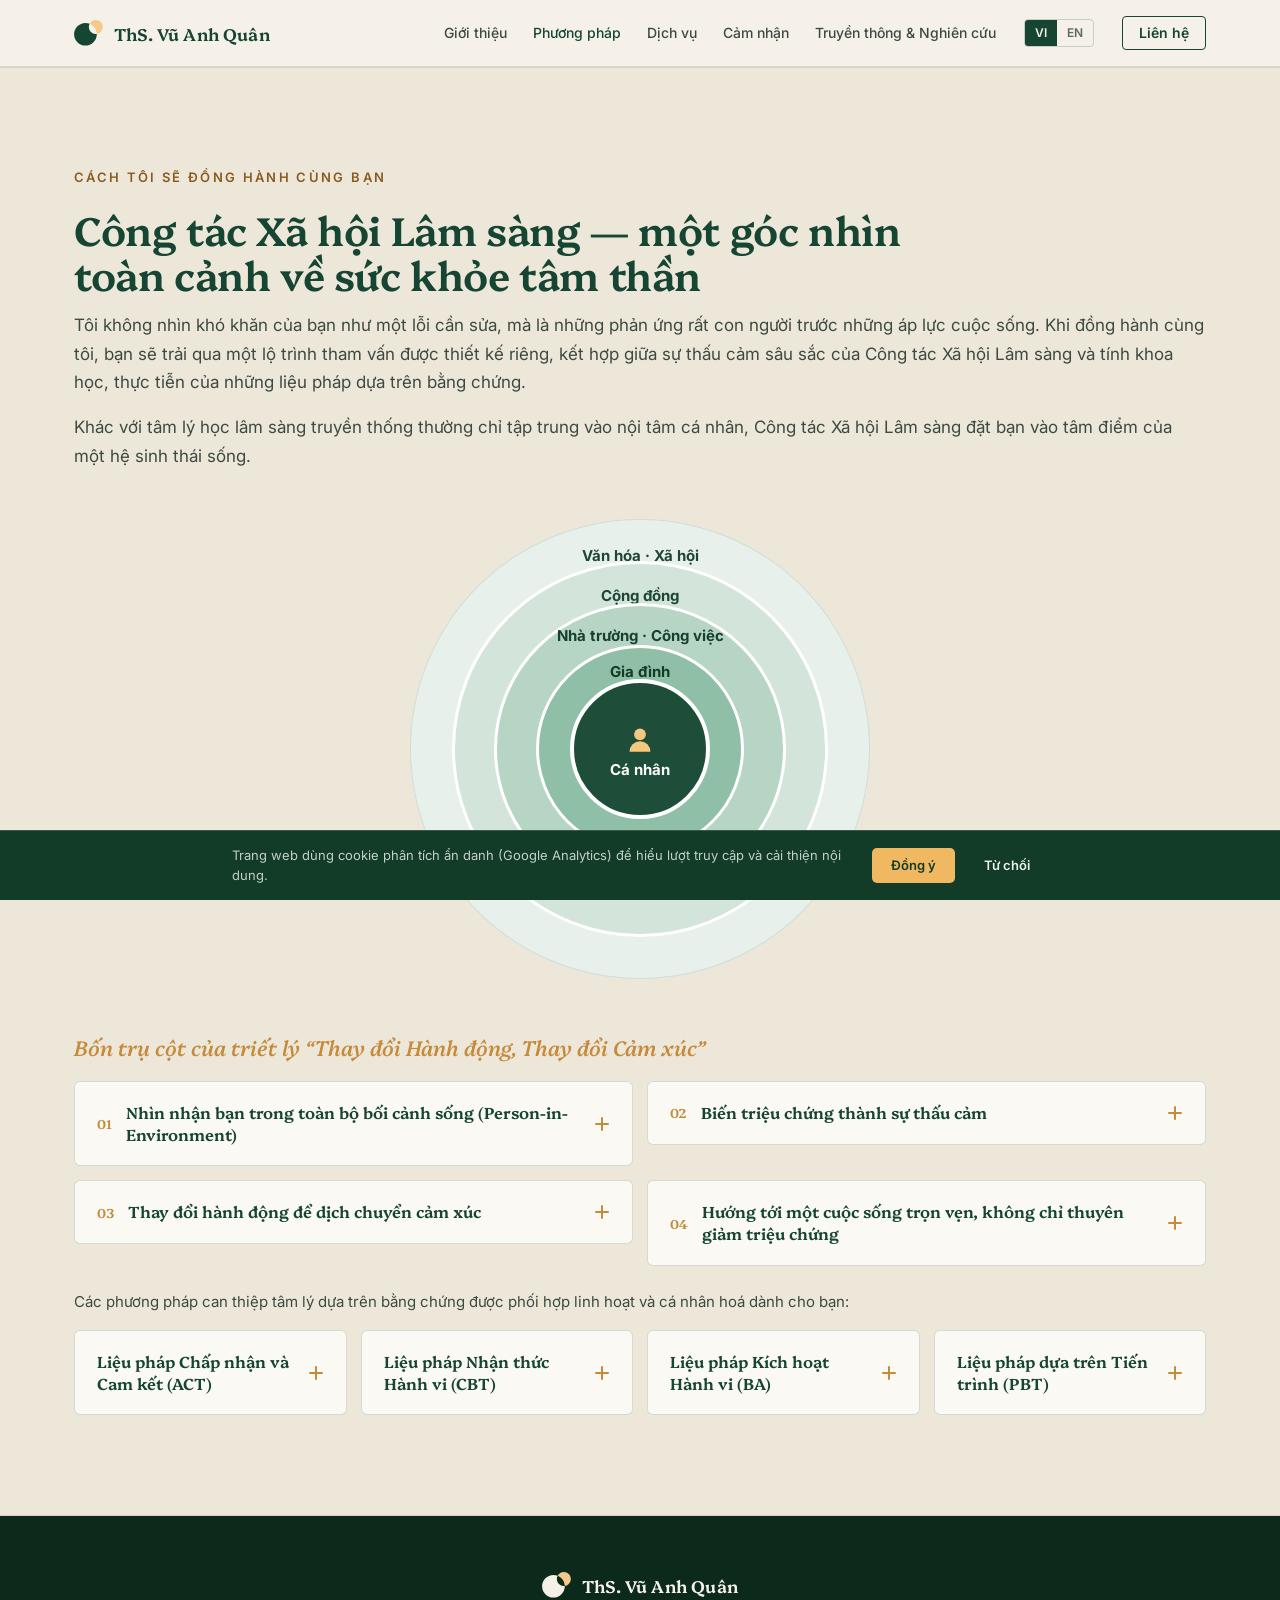
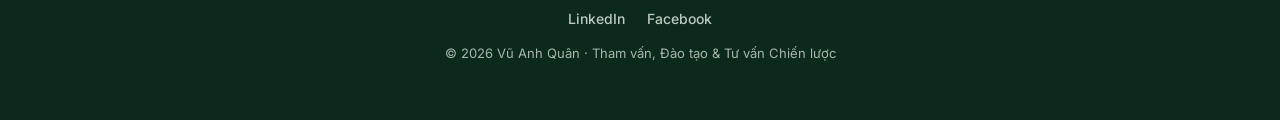
<file: approach.html>
<!DOCTYPE html>
<html lang="vi">
<head>
<meta charset="UTF-8" />
<meta name="viewport" content="width=device-width, initial-scale=1.0" />
<title>Phương pháp · ThS. Vũ Anh Quân</title>
<meta name="description" content="Phương pháp tham vấn của ThS. Vũ Anh Quân: cách tiếp cận tích hợp, lấy con người làm trung tâm, dựa trên các liệu pháp có bằng chứng khoa học như CBT và ACT." />
<link rel="canonical" href="https://quantamly.com/approach.html" />
<meta property="og:type" content="website" />
<meta property="og:site_name" content="ThS. Vũ Anh Quân" />
<meta property="og:locale" content="vi_VN" />
<meta property="og:title" content="Phương pháp · ThS. Vũ Anh Quân" />
<meta property="og:description" content="Phương pháp tham vấn của ThS. Vũ Anh Quân: cách tiếp cận tích hợp, lấy con người làm trung tâm, dựa trên các liệu pháp có bằng chứng khoa học như CBT và ACT." />
<meta property="og:url" content="https://quantamly.com/approach.html" />
<meta property="og:image" content="https://quantamly.com/og-cover.jpg" />
<meta property="og:image:width" content="1200" />
<meta property="og:image:height" content="630" />
<meta property="og:image:alt" content="ThS. Vũ Anh Quân" />
<meta name="twitter:card" content="summary_large_image" />
<meta name="twitter:image" content="https://quantamly.com/og-cover.jpg" />
<meta name="twitter:title" content="Phương pháp · ThS. Vũ Anh Quân" />
<meta name="twitter:description" content="Phương pháp tham vấn của ThS. Vũ Anh Quân: cách tiếp cận tích hợp, lấy con người làm trung tâm, dựa trên các liệu pháp có bằng chứng khoa học như CBT và ACT." />
<link rel="preconnect" href="https://fonts.googleapis.com" />
<link rel="preconnect" href="https://fonts.gstatic.com" crossorigin />
<link href="https://fonts.googleapis.com/css2?family=Cormorant+Garamond:ital,wght@0,400;0,500;0,600;1,400;1,500&family=Platypi:ital,wght@0,400;0,500;0,600;0,700;1,400;1,500;1,600;1,700&family=Inter:wght@400;500;600;700&display=swap" rel="stylesheet" />
<link rel="stylesheet" href="style.css" />
<script src="app.js" defer></script>
</head>
<body>
<header class="nav">
  <div class="nav-inner">
    <a href="index.html" class="brand" aria-label="ThS. Vũ Anh Quân">
      <svg class="mark" viewBox="0 0 61 55" aria-hidden="true"><path class="m1" d="M48.05,30.11c0,13.27-10.75,24.03-24.02,24.03S0,43.38,0,30.11,10.75,6.09,24.03,6.09c3.17,0,6.2.61,8.97,1.73-5.75,10.8,3.44,23.31,15.03,21.57,0,.24.01.49.01.73Z"/><path class="m2" d="M60.8,14.76c0,7.48-5.55,13.65-12.76,14.63-.29-9.78-6.42-18.1-15.03-21.57,2.48-4.65,7.39-7.82,13.03-7.82,8.16,0,14.77,6.61,14.77,14.76Z"/></svg>
      <span data-vi="ThS. Vũ Anh Quân" data-en="Quan Anh Vu, MSW">ThS. Vũ Anh Quân</span>
    </a>
    <nav class="nav-links" id="navLinks">
      <a href="about.html" data-vi="Giới thiệu" data-en="About">Giới thiệu</a>
      <a href="approach.html" class="active" aria-current="page" data-vi="Phương pháp" data-en="My Approach">Phương pháp</a>
      <a href="services.html" data-vi="Dịch vụ" data-en="Services">Dịch vụ</a>
      <a href="testimonials.html" data-vi="Cảm nhận" data-en="Testimonials">Cảm nhận</a>
      <a href="press.html" data-vi="Truyền thông &amp; Nghiên cứu" data-en="Press &amp; Research">Truyền thông &amp; Nghiên cứu</a>
      <a href="index.html#contact" class="mob-contact" data-vi="Liên hệ" data-en="Contact me">Liên hệ</a>
    </nav>
    <div class="lang" role="group" aria-label="Language">
      <button data-lang="vi" class="active">VI</button>
      <button data-lang="en">EN</button>
    </div>
    <a href="index.html#contact" class="nav-cta" data-vi="Liên hệ" data-en="Contact me">Liên hệ</a>
    <button class="nav-toggle" id="navToggle" aria-label="Menu"><span></span><span></span><span></span></button>
  </div>
</header>

<section class="sec bg-alt" id="approach">
  <div class="wrap">
<div class="appr-head">
      <p class="eyebrow" data-vi="Cách tôi sẽ đồng hành cùng bạn" data-en="My Approach">Cách tôi sẽ đồng hành cùng bạn</p>
      <h2 class="h2" data-vi="Công tác Xã hội Lâm sàng — một góc nhìn toàn cảnh về sức khỏe tâm thần" data-en="Clinical Social Work — a holistic lens on mental health">Công tác Xã hội Lâm sàng — một góc nhìn toàn cảnh về sức khỏe tâm thần</h2>
      <p class="lead" style="color:var(--body)" data-vi="Tôi không nhìn khó khăn của bạn như một lỗi cần sửa, mà là những phản ứng rất con người trước những áp lực cuộc sống. Khi đồng hành cùng tôi, bạn sẽ trải qua một lộ trình tham vấn được thiết kế riêng, kết hợp giữa sự thấu cảm sâu sắc của Công tác Xã hội Lâm sàng và tính khoa học, thực tiễn của những liệu pháp dựa trên bằng chứng." data-en="I don't see your difficulty as a flaw to be fixed, but as deeply human responses to life's pressures. Working with me, you'll follow a personalized course of care that blends the deep empathy of Clinical Social Work with the rigor and practicality of evidence-based therapies.">Tôi không nhìn khó khăn của bạn như một lỗi cần sửa, mà là những phản ứng rất con người trước những áp lực cuộc sống. Khi đồng hành cùng tôi, bạn sẽ trải qua một lộ trình tham vấn được thiết kế riêng, kết hợp giữa sự thấu cảm sâu sắc của Công tác Xã hội Lâm sàng và tính khoa học, thực tiễn của những liệu pháp dựa trên bằng chứng.</p>
      <p class="lead" style="color:var(--body);margin-top:16px" data-vi="Khác với tâm lý học lâm sàng truyền thống thường chỉ tập trung vào nội tâm cá nhân, Công tác Xã hội Lâm sàng đặt bạn vào tâm điểm của một hệ sinh thái sống." data-en="Unlike traditional clinical psychology, which often focuses only on the individual's inner world, Clinical Social Work places you at the center of a living ecosystem.">Khác với tâm lý học lâm sàng truyền thống thường chỉ tập trung vào nội tâm cá nhân, Công tác Xã hội Lâm sàng đặt bạn vào tâm điểm của một hệ sinh thái sống.</p>
    </div>
    <div class="diagram-wrap diagram-center">
      <div class="diagram r5">
        <span class="rl" data-vi="Văn hóa · Xã hội" data-en="Culture · Society">Văn hóa · Xã hội</span>
        <div class="ring r4">
          <span class="rl" data-vi="Cộng đồng" data-en="Community">Cộng đồng</span>
          <div class="ring r3">
            <span class="rl" data-vi="Nhà trường · Công việc" data-en="School · Work">Nhà trường · Công việc</span>
            <div class="ring r2">
              <span class="rl" data-vi="Gia đình" data-en="Family">Gia đình</span>
              <div class="ring r1">
                <svg class="person" viewBox="0 0 24 24" aria-hidden="true"><circle cx="12" cy="8.4" r="3.7" fill="#F4C77E"/><path d="M5.4 19.4a6.6 6.6 0 0 1 13.2 0z" fill="#F4C77E"/></svg>
                <span class="rl-c" data-vi="Cá nhân" data-en="Individual">Cá nhân</span>
              </div>
            </div>
          </div>
        </div>
      </div>
    </div>

    <h3 class="appr-sub" data-vi="Bốn trụ cột của triết lý “Thay đổi Hành động, Thay đổi Cảm xúc”" data-en="The four pillars of “Act Different, Feel Different”">Bốn trụ cột của triết lý “Thay đổi Hành động, Thay đổi Cảm xúc”</h3>
    <div class="acc-grid acc-2col">
      <div class="acc-item">
        <button class="acc-head" type="button" aria-expanded="false"><span class="acc-no">01</span><span class="acc-t" data-vi="Nhìn nhận bạn trong toàn bộ bối cảnh sống (Person-in-Environment)" data-en="Seeing you within your whole context (Person-in-Environment)">Nhìn nhận bạn trong toàn bộ bối cảnh sống (Person-in-Environment)</span><span class="acc-ic" aria-hidden="true"></span></button>
        <div class="acc-body"><p data-vi="Những áp lực từ gia đình, văn hóa, công việc hay các bước ngoặt trưởng thành không chỉ đơn giản là bối cảnh — chúng là một phần cốt lõi trong câu chuyện của bạn. Chúng ta sẽ cùng nhìn nhận cách môi trường xung quanh đang tác động đến thế giới nội tâm của bạn như thế nào." data-en="Pressures from family, culture, work, or life's turning points aren't just background — they're a core part of your story. Together we'll look at how the world around you is shaping your inner world.">Những áp lực từ gia đình, văn hóa, công việc hay các bước ngoặt trưởng thành không chỉ đơn giản là bối cảnh — chúng là một phần cốt lõi trong câu chuyện của bạn. Chúng ta sẽ cùng nhìn nhận cách môi trường xung quanh đang tác động đến thế giới nội tâm của bạn như thế nào.</p></div>
      </div>
      <div class="acc-item">
        <button class="acc-head" type="button" aria-expanded="false"><span class="acc-no">02</span><span class="acc-t" data-vi="Biến triệu chứng thành sự thấu cảm" data-en="Turning symptoms into self-compassion">Biến triệu chứng thành sự thấu cảm</span><span class="acc-ic" aria-hidden="true"></span></button>
        <div class="acc-body"><p data-vi="Sự lo âu, né tránh hay kiệt sức luôn phục vụ mục đích sinh tồn: cố gắng bảo vệ bạn khỏi tổn thương và thất vọng. Thay vì phán xét hay cố gắng triệt tiêu chúng ngay lập tức, chúng ta sẽ cùng giải mã để hiểu rõ cơ chế phòng vệ của bạn, từ đó tiếp cận bản thân bằng sự trắc ẩn thay vì chỉ trích." data-en="Anxiety, avoidance, or exhaustion always serve a survival purpose: trying to protect you from hurt and disappointment. Instead of judging them or trying to erase them at once, we'll decode them together to understand your defenses — and then meet yourself with compassion rather than criticism.">Sự lo âu, né tránh hay kiệt sức luôn phục vụ mục đích sinh tồn: cố gắng bảo vệ bạn khỏi tổn thương và thất vọng. Thay vì phán xét hay cố gắng triệt tiêu chúng ngay lập tức, chúng ta sẽ cùng giải mã để hiểu rõ cơ chế phòng vệ của bạn, từ đó tiếp cận bản thân bằng sự trắc ẩn thay vì chỉ trích.</p></div>
      </div>
      <div class="acc-item">
        <button class="acc-head" type="button" aria-expanded="false"><span class="acc-no">03</span><span class="acc-t" data-vi="Thay đổi hành động để dịch chuyển cảm xúc" data-en="Changing action to shift emotion">Thay đổi hành động để dịch chuyển cảm xúc</span><span class="acc-ic" aria-hidden="true"></span></button>
        <div class="acc-body"><p data-vi="Nhận thức về bản thân nếu chỉ dừng lại ở tầng suy nghĩ thì chưa đủ để tạo ra thay đổi. Thay vì chờ đợi cảm xúc tốt lên mới bắt đầu hành động, tôi sẽ đồng hành cùng bạn thiết kế những “thử nghiệm hành vi” nhỏ, an toàn nhưng thực tế ngay trong đời sống hằng ngày để phá vỡ các vòng lặp bế tắc." data-en="Self-awareness that stays only at the level of thought isn't enough to create change. Instead of waiting to feel better before acting, I'll help you design small “behavioral experiments” — safe but real, right in your everyday life — to break the stuck loops.">Nhận thức về bản thân nếu chỉ dừng lại ở tầng suy nghĩ thì chưa đủ để tạo ra thay đổi. Thay vì chờ đợi cảm xúc tốt lên mới bắt đầu hành động, tôi sẽ đồng hành cùng bạn thiết kế những “thử nghiệm hành vi” nhỏ, an toàn nhưng thực tế ngay trong đời sống hằng ngày để phá vỡ các vòng lặp bế tắc.</p></div>
      </div>
      <div class="acc-item">
        <button class="acc-head" type="button" aria-expanded="false"><span class="acc-no">04</span><span class="acc-t" data-vi="Hướng tới một cuộc sống trọn vẹn, không chỉ thuyên giảm triệu chứng" data-en="Toward a full life, not just symptom relief">Hướng tới một cuộc sống trọn vẹn, không chỉ thuyên giảm triệu chứng</span><span class="acc-ic" aria-hidden="true"></span></button>
        <div class="acc-body"><p data-vi="Mục tiêu cuối cùng của tham vấn không phải là biến bạn thành một người “không còn tổn thương”, mà là giúp bạn xây dựng khả năng thích nghi và uyển chuyển về tâm lý. Bạn sẽ học cách chung sống hòa bình với những cảm xúc khó khăn và dành trọn vẹn năng lượng để sống một cuộc sống có ý nghĩa, dựa trên những giá trị sống mà bạn thực sự trân trọng." data-en="The ultimate goal of counseling isn't to make you someone “who never hurts,” but to help you build psychological adaptability and flexibility. You'll learn to live at peace with difficult emotions and pour your full energy into a meaningful life, grounded in the values you truly cherish.">Mục tiêu cuối cùng của tham vấn không phải là biến bạn thành một người “không còn tổn thương”, mà là giúp bạn xây dựng khả năng thích nghi và uyển chuyển về tâm lý. Bạn sẽ học cách chung sống hòa bình với những cảm xúc khó khăn và dành trọn vẹn năng lượng để sống một cuộc sống có ý nghĩa, dựa trên những giá trị sống mà bạn thực sự trân trọng.</p></div>
      </div>
    </div>

    <p class="mod-intro" data-vi="Các phương pháp can thiệp tâm lý dựa trên bằng chứng được phối hợp linh hoạt và cá nhân hoá dành cho bạn:" data-en="Evidence-based psychological interventions, flexibly combined and personalized for you:">Các phương pháp can thiệp tâm lý dựa trên bằng chứng được phối hợp linh hoạt và cá nhân hoá dành cho bạn:</p>
    <div class="acc-grid acc-4col">
      <div class="acc-item">
        <button class="acc-head" type="button" aria-expanded="false"><span class="acc-t" data-vi="Liệu pháp Chấp nhận và Cam kết (ACT)" data-en="Acceptance and Commitment Therapy (ACT)">Liệu pháp Chấp nhận và Cam kết (ACT)</span><span class="acc-ic" aria-hidden="true"></span></button>
        <div class="acc-body"><p data-vi="Ngừng kiệt sức vì chiến đấu với cảm xúc, học cách bao dung với thế giới nội tâm và cam kết hành động theo giá trị sống." data-en="Stop exhausting yourself fighting your emotions — learn to hold your inner world with acceptance and commit to acting on your values.">Ngừng kiệt sức vì chiến đấu với cảm xúc, học cách bao dung với thế giới nội tâm và cam kết hành động theo giá trị sống.</p></div>
      </div>
      <div class="acc-item">
        <button class="acc-head" type="button" aria-expanded="false"><span class="acc-t" data-vi="Liệu pháp Nhận thức Hành vi (CBT)" data-en="Cognitive Behavioral Therapy (CBT)">Liệu pháp Nhận thức Hành vi (CBT)</span><span class="acc-ic" aria-hidden="true"></span></button>
        <div class="acc-body"><p data-vi="Nhận diện và thoát khỏi các “bẫy tư duy” cùng các niềm tin cốt lõi đang âm thầm thao túng cảm xúc." data-en="Recognize and break free from the “thinking traps” and core beliefs quietly steering your emotions.">Nhận diện và thoát khỏi các “bẫy tư duy” cùng các niềm tin cốt lõi đang âm thầm thao túng cảm xúc.</p></div>
      </div>
      <div class="acc-item">
        <button class="acc-head" type="button" aria-expanded="false"><span class="acc-t" data-vi="Liệu pháp Kích hoạt Hành vi (BA)" data-en="Behavioral Activation (BA)">Liệu pháp Kích hoạt Hành vi (BA)</span><span class="acc-ic" aria-hidden="true"></span></button>
        <div class="acc-body"><p data-vi="Thiết lập lại các hành động nhỏ để kích hoạt lại tâm trạng tích cực, đặc biệt hiệu quả với trầm cảm và mất động lực." data-en="Rebuild small actions to reactivate a positive mood — especially effective for depression and loss of motivation.">Thiết lập lại các hành động nhỏ để kích hoạt lại tâm trạng tích cực, đặc biệt hiệu quả với trầm cảm và mất động lực.</p></div>
      </div>
      <div class="acc-item">
        <button class="acc-head" type="button" aria-expanded="false"><span class="acc-t" data-vi="Liệu pháp dựa trên Tiến trình (PBT)" data-en="Process-Based Therapy (PBT)">Liệu pháp dựa trên Tiến trình (PBT)</span><span class="acc-ic" aria-hidden="true"></span></button>
        <div class="acc-body"><p data-vi="Cá nhân hóa lộ trình dựa trên sự chuyển biến liên tục của bạn thay vì áp dụng một công thức cứng nhắc." data-en="Personalize your path around your continuous change, instead of applying a rigid formula.">Cá nhân hóa lộ trình dựa trên sự chuyển biến liên tục của bạn thay vì áp dụng một công thức cứng nhắc.</p></div>
      </div>
    </div>
  </div>
</section>

<footer class="ft">
  <div class="brand" style="display:flex;align-items:center;gap:11px">
    <svg class="mark" viewBox="0 0 61 55" aria-hidden="true"><path class="m1" d="M48.05,30.11c0,13.27-10.75,24.03-24.02,24.03S0,43.38,0,30.11,10.75,6.09,24.03,6.09c3.17,0,6.2.61,8.97,1.73-5.75,10.8,3.44,23.31,15.03,21.57,0,.24.01.49.01.73Z"/><path class="m2" d="M60.8,14.76c0,7.48-5.55,13.65-12.76,14.63-.29-9.78-6.42-18.1-15.03-21.57,2.48-4.65,7.39-7.82,13.03-7.82,8.16,0,14.77,6.61,14.77,14.76Z"/></svg>
    <span data-vi="ThS. Vũ Anh Quân" data-en="Quan Anh Vu, MSW">ThS. Vũ Anh Quân</span>
  </div>
  <div class="fsoc">
    <a href="https://www.linkedin.com/in/quandennisvu/" target="_blank" rel="noopener noreferrer">LinkedIn</a>
    <a href="https://www.facebook.com/quantamly92/" target="_blank" rel="noopener noreferrer">Facebook</a>
  </div>
  <p class="cp" data-vi="© 2026 Vũ Anh Quân · Tham vấn, Đào tạo & Tư vấn Chiến lược" data-en="© 2026 Quan Anh Vu · Counseling, Training & Strategic Consulting">© 2026 Vũ Anh Quân · Tham vấn, Đào tạo & Tư vấn Chiến lược</p>
</footer>
</body>
</html>
</file>
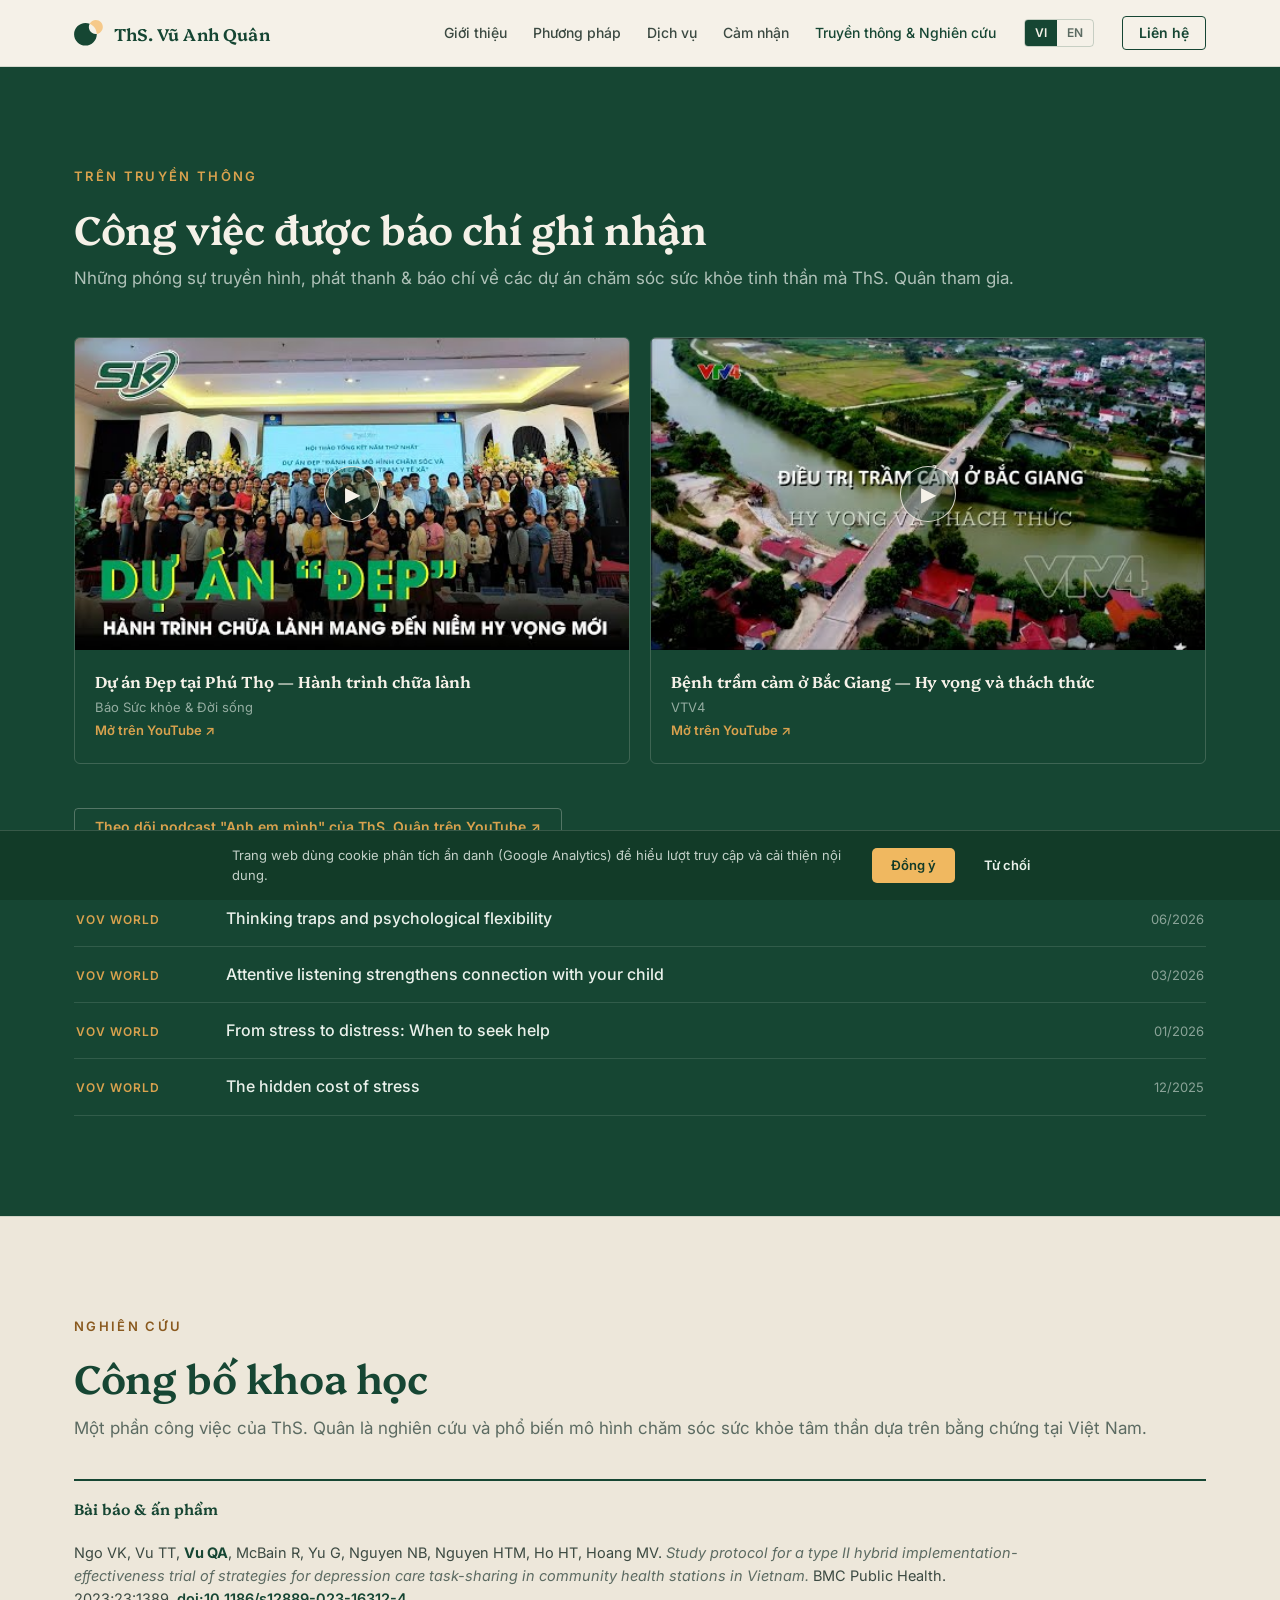
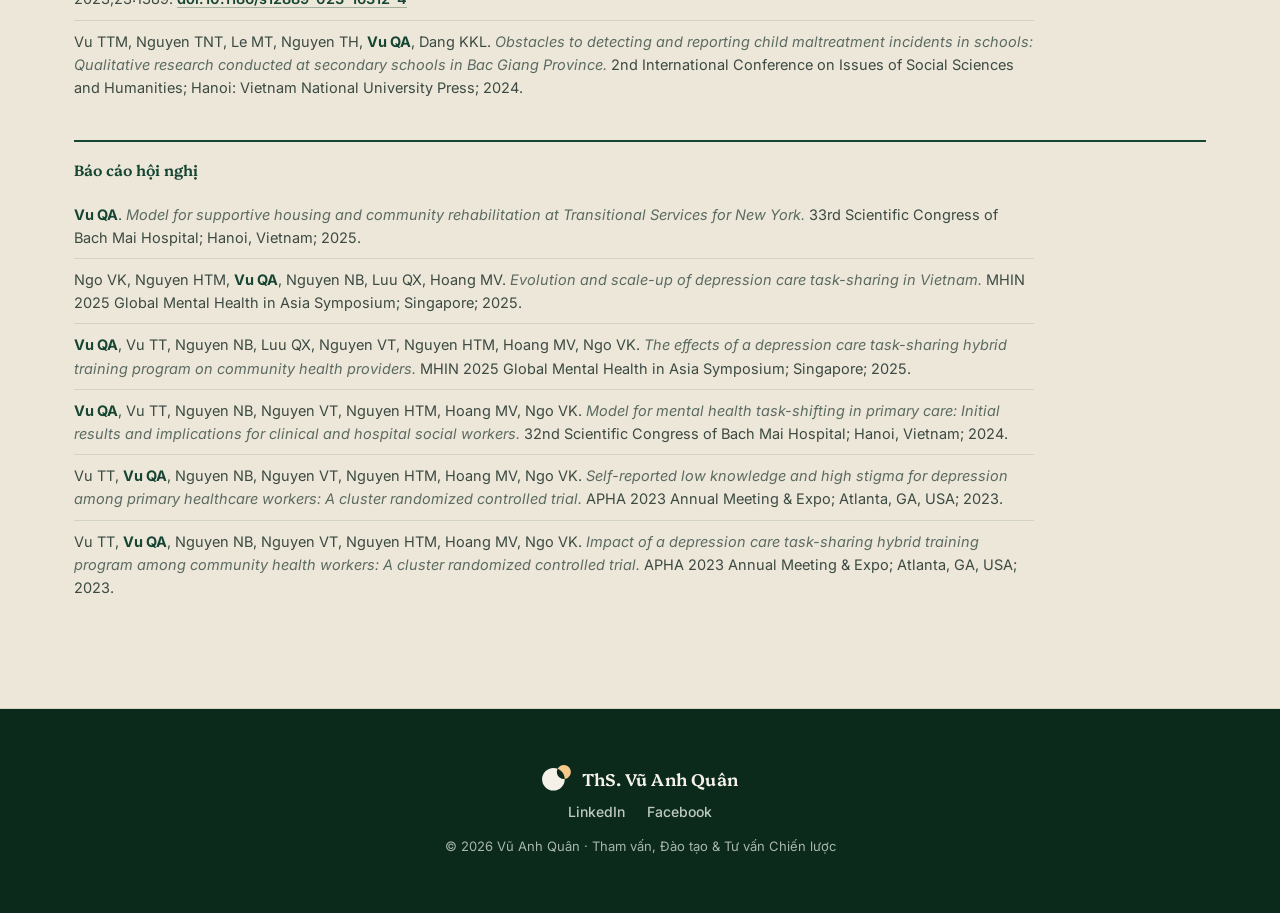
<file: press.html>
<!DOCTYPE html>
<html lang="vi">
<head>
<meta charset="UTF-8" />
<meta name="viewport" content="width=device-width, initial-scale=1.0" />
<title>Truyền thông & Nghiên cứu · ThS. Vũ Anh Quân</title>
<meta name="description" content="ThS. Vũ Anh Quân trên truyền thông: phóng sự truyền hình, phát thanh (VOV World), podcast 'Anh em mình' và hoạt động nghiên cứu, phổ biến mô hình chăm sóc sức khỏe tinh thần." />
<link rel="canonical" href="https://quantamly.com/press.html" />
<meta property="og:type" content="website" />
<meta property="og:site_name" content="ThS. Vũ Anh Quân" />
<meta property="og:locale" content="vi_VN" />
<meta property="og:title" content="Truyền thông & Nghiên cứu · ThS. Vũ Anh Quân" />
<meta property="og:description" content="ThS. Vũ Anh Quân trên truyền thông: phóng sự truyền hình, phát thanh (VOV World), podcast 'Anh em mình' và hoạt động nghiên cứu, phổ biến mô hình chăm sóc sức khỏe tinh thần." />
<meta property="og:url" content="https://quantamly.com/press.html" />
<meta property="og:image" content="https://quantamly.com/og-cover.jpg" />
<meta property="og:image:width" content="1200" />
<meta property="og:image:height" content="630" />
<meta property="og:image:alt" content="ThS. Vũ Anh Quân" />
<meta name="twitter:card" content="summary_large_image" />
<meta name="twitter:image" content="https://quantamly.com/og-cover.jpg" />
<meta name="twitter:title" content="Truyền thông & Nghiên cứu · ThS. Vũ Anh Quân" />
<meta name="twitter:description" content="ThS. Vũ Anh Quân trên truyền thông: phóng sự truyền hình, phát thanh (VOV World), podcast 'Anh em mình' và hoạt động nghiên cứu, phổ biến mô hình chăm sóc sức khỏe tinh thần." />
<link rel="preconnect" href="https://fonts.googleapis.com" />
<link rel="preconnect" href="https://fonts.gstatic.com" crossorigin />
<link href="https://fonts.googleapis.com/css2?family=Cormorant+Garamond:ital,wght@0,400;0,500;0,600;1,400;1,500&family=Platypi:ital,wght@0,400;0,500;0,600;0,700;1,400;1,500;1,600;1,700&family=Inter:wght@400;500;600;700&display=swap" rel="stylesheet" />
<link rel="stylesheet" href="style.css" />
<script src="app.js" defer></script>
</head>
<body>
<header class="nav">
  <div class="nav-inner">
    <a href="index.html" class="brand" aria-label="ThS. Vũ Anh Quân">
      <svg class="mark" viewBox="0 0 61 55" aria-hidden="true"><path class="m1" d="M48.05,30.11c0,13.27-10.75,24.03-24.02,24.03S0,43.38,0,30.11,10.75,6.09,24.03,6.09c3.17,0,6.2.61,8.97,1.73-5.75,10.8,3.44,23.31,15.03,21.57,0,.24.01.49.01.73Z"/><path class="m2" d="M60.8,14.76c0,7.48-5.55,13.65-12.76,14.63-.29-9.78-6.42-18.1-15.03-21.57,2.48-4.65,7.39-7.82,13.03-7.82,8.16,0,14.77,6.61,14.77,14.76Z"/></svg>
      <span data-vi="ThS. Vũ Anh Quân" data-en="Quan Anh Vu, MSW">ThS. Vũ Anh Quân</span>
    </a>
    <nav class="nav-links" id="navLinks">
      <a href="about.html" data-vi="Giới thiệu" data-en="About">Giới thiệu</a>
      <a href="approach.html" data-vi="Phương pháp" data-en="My Approach">Phương pháp</a>
      <a href="services.html" data-vi="Dịch vụ" data-en="Services">Dịch vụ</a>
      <a href="testimonials.html" data-vi="Cảm nhận" data-en="Testimonials">Cảm nhận</a>
      <a href="press.html" class="active" aria-current="page" data-vi="Truyền thông &amp; Nghiên cứu" data-en="Press &amp; Research">Truyền thông &amp; Nghiên cứu</a>
      <a href="index.html#contact" class="mob-contact" data-vi="Liên hệ" data-en="Contact me">Liên hệ</a>
    </nav>
    <div class="lang" role="group" aria-label="Language">
      <button data-lang="vi" class="active">VI</button>
      <button data-lang="en">EN</button>
    </div>
    <a href="index.html#contact" class="nav-cta" data-vi="Liên hệ" data-en="Contact me">Liên hệ</a>
    <button class="nav-toggle" id="navToggle" aria-label="Menu"><span></span><span></span><span></span></button>
  </div>
</header>

<section class="sec bg-green" id="media">
  <div class="wrap">
    <p class="eyebrow gold" data-vi="Trên truyền thông" data-en="In the media">Trên truyền thông</p>
    <h2 class="h2 light" data-vi="Công việc được báo chí ghi nhận" data-en="Featured in the press">Công việc được báo chí ghi nhận</h2>
    <p class="lead on-deep full" style="margin-bottom:44px" data-vi="Những phóng sự truyền hình, phát thanh & báo chí về các dự án chăm sóc sức khỏe tinh thần mà ThS. Quân tham gia." data-en="Television, radio and press features on the mental-health projects Mr. Quan has been part of.">Những phóng sự truyền hình, phát thanh & báo chí về các dự án chăm sóc sức khỏe tinh thần mà ThS. Quân tham gia.</p>
    <div class="media-grid">
      <figure class="yt-card" style="margin:0">
        <button class="yt-facade" data-id="bA6mzv_dKxc" aria-label="Phát video: Dự án Đẹp tại Phú Thọ – Hành trình chữa lành">
          <img loading="lazy" src="img/press-1.jpg" alt="Dự án Đẹp tại Phú Thọ – Hành trình chữa lành" />
          <span class="yt-play"><span>▶</span></span>
        </button>
        <div class="yt-meta">
          <div class="ti">Dự án Đẹp tại Phú Thọ — Hành trình chữa lành</div>
          <div class="src">Báo Sức khỏe & Đời sống</div>
          <a class="watch" href="https://www.youtube.com/watch?v=bA6mzv_dKxc" target="_blank" rel="noopener noreferrer"><span data-vi="Mở trên YouTube ↗" data-en="Watch on YouTube ↗">Mở trên YouTube ↗</span></a>
        </div>
      </figure>
      <figure class="yt-card" style="margin:0">
        <button class="yt-facade" data-id="NOzpyw8Vgm0" aria-label="Phát video: Bệnh trầm cảm ở Bắc Giang – Hy vọng và thách thức">
          <img loading="lazy" src="img/press-2.jpg" alt="Bệnh trầm cảm ở Bắc Giang – Hy vọng và thách thức" />
          <span class="yt-play"><span>▶</span></span>
        </button>
        <div class="yt-meta">
          <div class="ti">Bệnh trầm cảm ở Bắc Giang — Hy vọng và thách thức</div>
          <div class="src">VTV4</div>
          <a class="watch" href="https://www.youtube.com/watch?v=NOzpyw8Vgm0" target="_blank" rel="noopener noreferrer"><span data-vi="Mở trên YouTube ↗" data-en="Watch on YouTube ↗">Mở trên YouTube ↗</span></a>
        </div>
      </figure>
    </div>
    <div class="media-more">
      <a href="https://www.youtube.com/@revomindofficial/videos" target="_blank" rel="noopener noreferrer" data-vi="Theo dõi podcast &quot;Anh em mình&quot; của ThS. Quân trên YouTube ↗" data-en="Follow Mr. Quan's podcast &quot;For us men&quot; on YouTube ↗">Theo dõi podcast "Anh em mình" của ThS. Quân trên YouTube ↗</a>
    </div>
    <div class="vov-list">
      <a class="vov" href="https://vovworld.vn/doctor-at-home/thinking-traps-and-psychological-flexibility-2443389.vov5" target="_blank" rel="noopener noreferrer">
        <span class="out">VOV WORLD</span><span class="ti">Thinking traps and psychological flexibility</span><span class="dt">06/2026</span>
      </a>
      <a class="vov" href="https://vovworld.vn/doctor-at-home/attentive-listening-strengthens-connection-with-your-child-2417306.vov5" target="_blank" rel="noopener noreferrer">
        <span class="out">VOV WORLD</span><span class="ti">Attentive listening strengthens connection with your child</span><span class="dt">03/2026</span>
      </a>
      <a class="vov" href="https://vovworld.vn/doctor-at-home/from-stress-to-distress-when-to-seek-help-2405579.vov5" target="_blank" rel="noopener noreferrer">
        <span class="out">VOV WORLD</span><span class="ti">From stress to distress: When to seek help</span><span class="dt">01/2026</span>
      </a>
      <a class="vov" href="https://vovworld.vn/doctor-at-home/the-hidden-cost-of-stress-2399819.vov5" target="_blank" rel="noopener noreferrer">
        <span class="out">VOV WORLD</span><span class="ti">The hidden cost of stress</span><span class="dt">12/2025</span>
      </a>
    </div>
  </div>
</section>

<section class="sec bg-alt" id="research">
  <div class="wrap">
    <p class="eyebrow" data-vi="Nghiên cứu" data-en="Research">Nghiên cứu</p>
    <h2 class="h2" data-vi="Công bố khoa học" data-en="Publications & Presentations">Công bố khoa học</h2>
    <p class="lead full" style="margin-bottom:36px" data-vi="Một phần công việc của ThS. Quân là nghiên cứu và phổ biến mô hình chăm sóc sức khỏe tâm thần dựa trên bằng chứng tại Việt Nam." data-en="Part of Mr. Quan's work is researching and disseminating evidence-based mental-health care models in Vietnam.">Một phần công việc của ThS. Quân là nghiên cứu và phổ biến mô hình chăm sóc sức khỏe tâm thần dựa trên bằng chứng tại Việt Nam.</p>
    <h3 class="pub-sub" data-vi="Bài báo & ấn phẩm" data-en="Published articles">Bài báo & ấn phẩm</h3>
    <ul class="pub-list">
      <li>Ngo VK, Vu TT, <b>Vu QA</b>, McBain R, Yu G, Nguyen NB, Nguyen HTM, Ho HT, Hoang MV. <i>Study protocol for a type II hybrid implementation-effectiveness trial of strategies for depression care task-sharing in community health stations in Vietnam.</i> BMC Public Health. 2023;23:1389. <a href="https://doi.org/10.1186/s12889-023-16312-4" target="_blank" rel="noopener noreferrer">doi:10.1186/s12889-023-16312-4</a></li>
      <li>Vu TTM, Nguyen TNT, Le MT, Nguyen TH, <b>Vu QA</b>, Dang KKL. <i>Obstacles to detecting and reporting child maltreatment incidents in schools: Qualitative research conducted at secondary schools in Bac Giang Province.</i> 2nd International Conference on Issues of Social Sciences and Humanities; Hanoi: Vietnam National University Press; 2024.</li>
    </ul>
    <h3 class="pub-sub" style="margin-top:32px" data-vi="Báo cáo hội nghị" data-en="Conference presentations">Báo cáo hội nghị</h3>
    <ul class="pub-list">
      <li><b>Vu QA</b>. <i>Model for supportive housing and community rehabilitation at Transitional Services for New York.</i> 33rd Scientific Congress of Bach Mai Hospital; Hanoi, Vietnam; 2025.</li>
      <li>Ngo VK, Nguyen HTM, <b>Vu QA</b>, Nguyen NB, Luu QX, Hoang MV. <i>Evolution and scale-up of depression care task-sharing in Vietnam.</i> MHIN 2025 Global Mental Health in Asia Symposium; Singapore; 2025.</li>
      <li><b>Vu QA</b>, Vu TT, Nguyen NB, Luu QX, Nguyen VT, Nguyen HTM, Hoang MV, Ngo VK. <i>The effects of a depression care task-sharing hybrid training program on community health providers.</i> MHIN 2025 Global Mental Health in Asia Symposium; Singapore; 2025.</li>
      <li><b>Vu QA</b>, Vu TT, Nguyen NB, Nguyen VT, Nguyen HTM, Hoang MV, Ngo VK. <i>Model for mental health task-shifting in primary care: Initial results and implications for clinical and hospital social workers.</i> 32nd Scientific Congress of Bach Mai Hospital; Hanoi, Vietnam; 2024.</li>
      <li>Vu TT, <b>Vu QA</b>, Nguyen NB, Nguyen VT, Nguyen HTM, Hoang MV, Ngo VK. <i>Self-reported low knowledge and high stigma for depression among primary healthcare workers: A cluster randomized controlled trial.</i> APHA 2023 Annual Meeting & Expo; Atlanta, GA, USA; 2023.</li>
      <li>Vu TT, <b>Vu QA</b>, Nguyen NB, Nguyen VT, Nguyen HTM, Hoang MV, Ngo VK. <i>Impact of a depression care task-sharing hybrid training program among community health workers: A cluster randomized controlled trial.</i> APHA 2023 Annual Meeting & Expo; Atlanta, GA, USA; 2023.</li>
    </ul>
  </div>
</section>

<footer class="ft">
  <div class="brand" style="display:flex;align-items:center;gap:11px">
    <svg class="mark" viewBox="0 0 61 55" aria-hidden="true"><path class="m1" d="M48.05,30.11c0,13.27-10.75,24.03-24.02,24.03S0,43.38,0,30.11,10.75,6.09,24.03,6.09c3.17,0,6.2.61,8.97,1.73-5.75,10.8,3.44,23.31,15.03,21.57,0,.24.01.49.01.73Z"/><path class="m2" d="M60.8,14.76c0,7.48-5.55,13.65-12.76,14.63-.29-9.78-6.42-18.1-15.03-21.57,2.48-4.65,7.39-7.82,13.03-7.82,8.16,0,14.77,6.61,14.77,14.76Z"/></svg>
    <span data-vi="ThS. Vũ Anh Quân" data-en="Quan Anh Vu, MSW">ThS. Vũ Anh Quân</span>
  </div>
  <div class="fsoc">
    <a href="https://www.linkedin.com/in/quandennisvu/" target="_blank" rel="noopener noreferrer">LinkedIn</a>
    <a href="https://www.facebook.com/quantamly92/" target="_blank" rel="noopener noreferrer">Facebook</a>
  </div>
  <p class="cp" data-vi="© 2026 Vũ Anh Quân · Tham vấn, Đào tạo & Tư vấn Chiến lược" data-en="© 2026 Quan Anh Vu · Counseling, Training & Strategic Consulting">© 2026 Vũ Anh Quân · Tham vấn, Đào tạo & Tư vấn Chiến lược</p>
</footer>
</body>
</html>
</file>
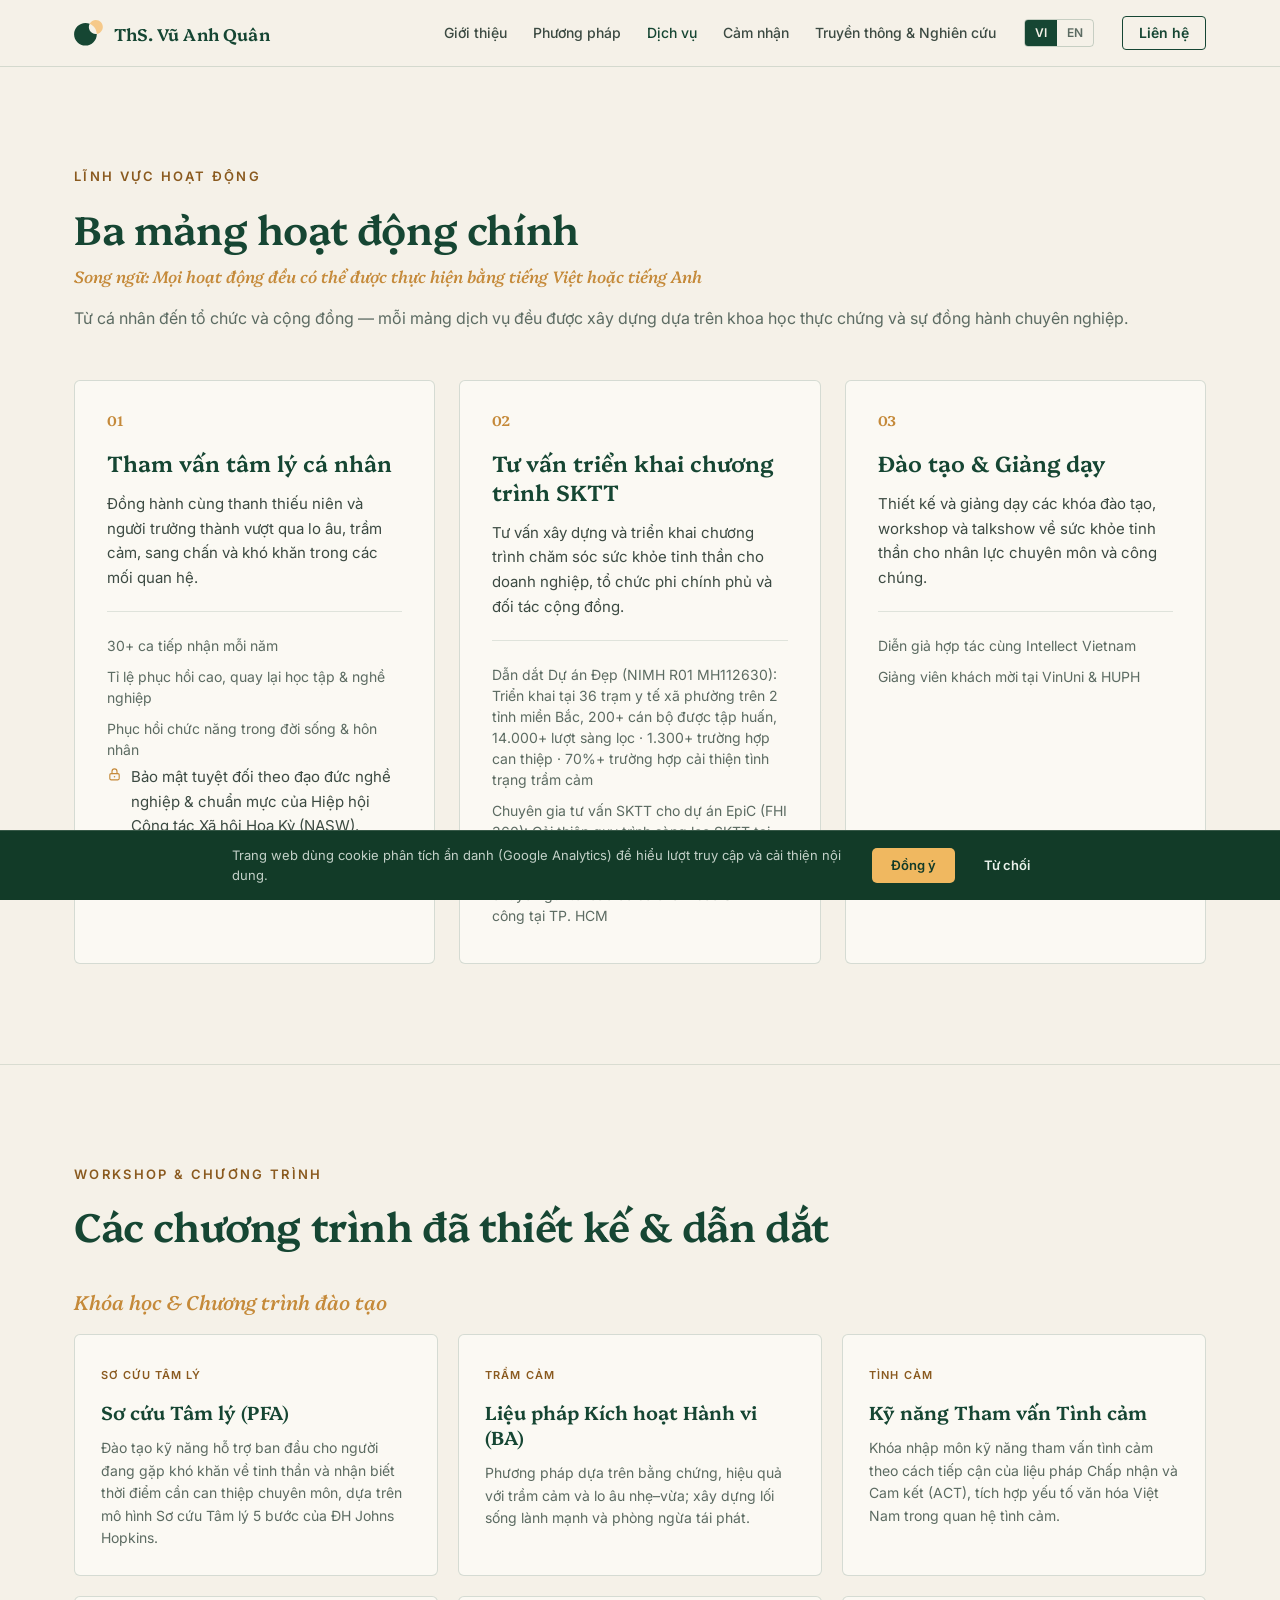
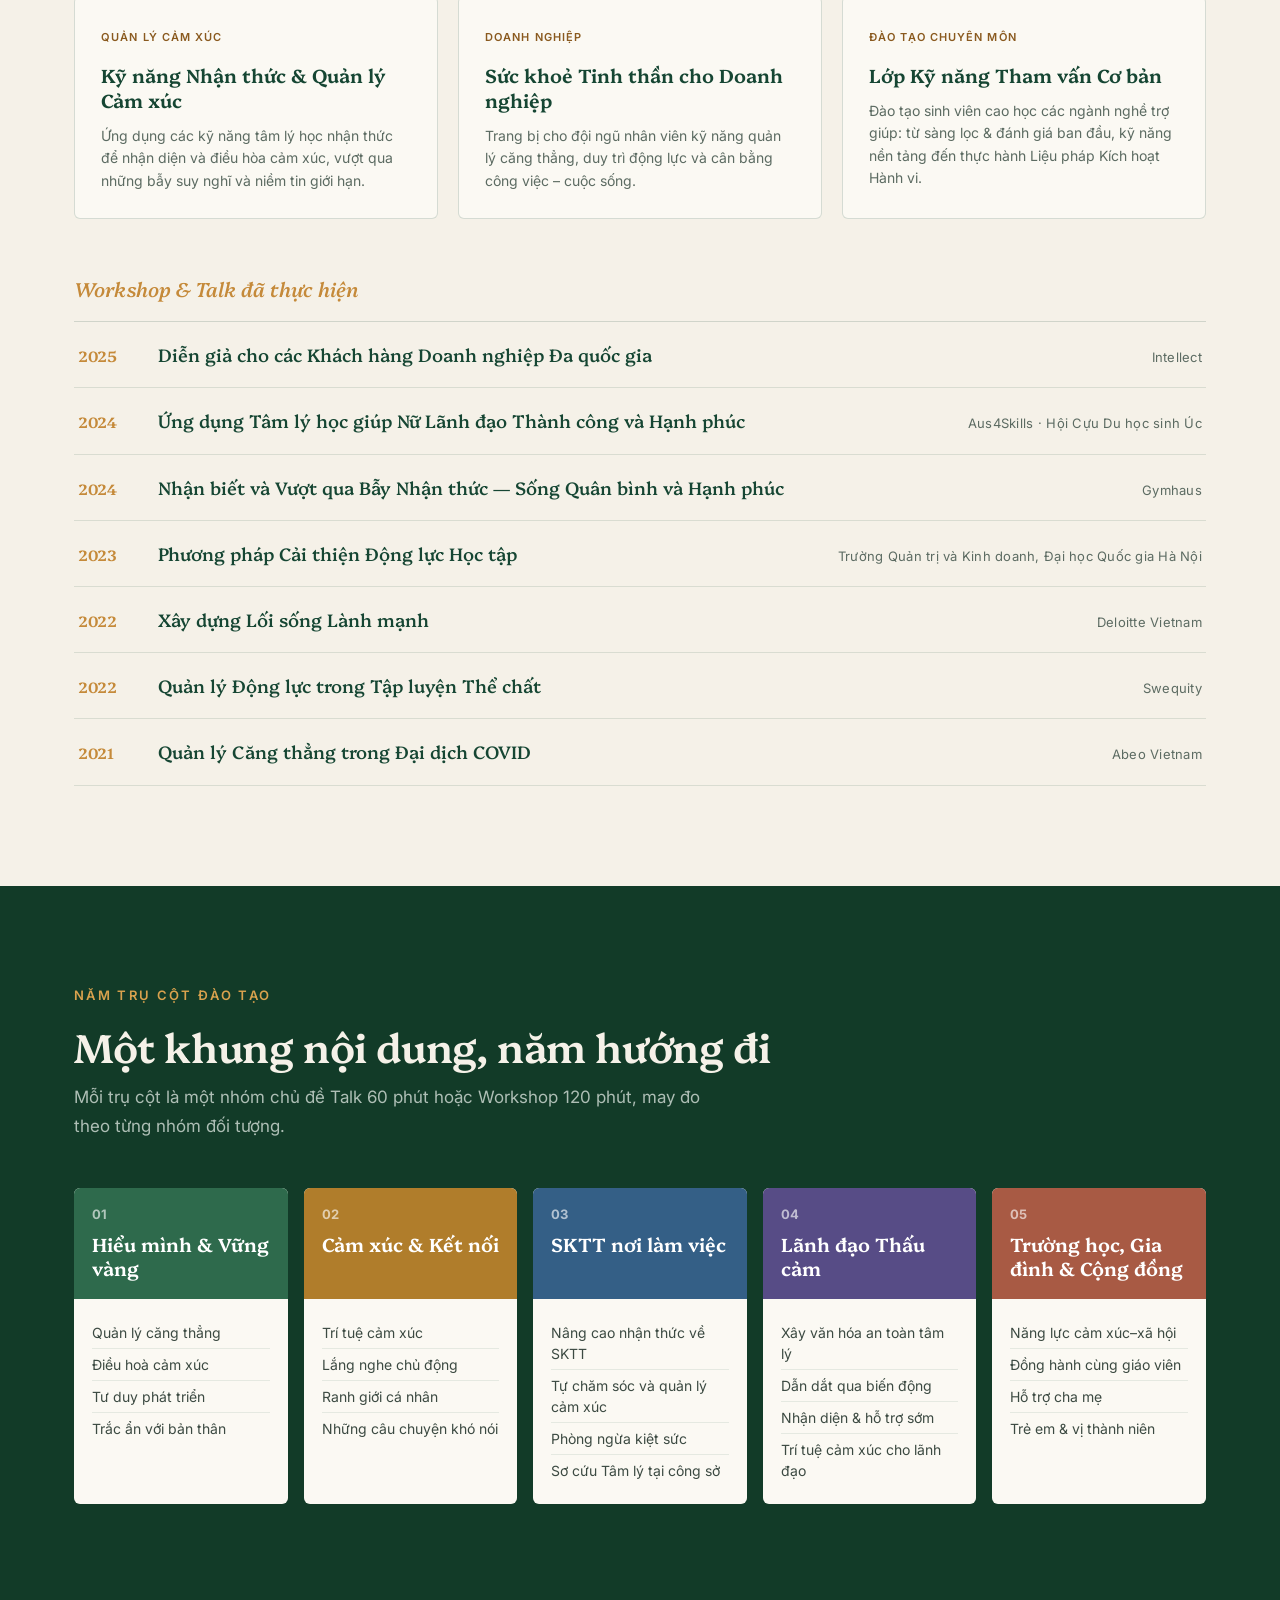
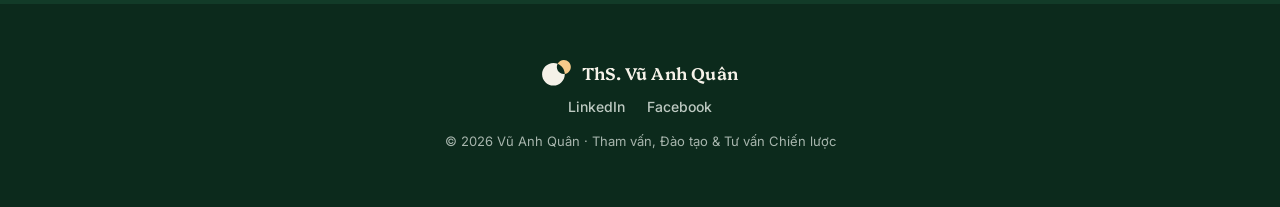
<file: services.html>
<!DOCTYPE html>
<html lang="vi">
<head>
<meta charset="UTF-8" />
<meta name="viewport" content="width=device-width, initial-scale=1.0" />
<title>Dịch vụ · ThS. Vũ Anh Quân</title>
<meta name="description" content="Dịch vụ của ThS. Vũ Anh Quân: tham vấn tâm lý cá nhân, tư vấn triển khai chương trình sức khỏe tinh thần cho tổ chức, cùng đào tạo & workshop chuyên đề." />
<link rel="canonical" href="https://quantamly.com/services.html" />
<meta property="og:type" content="website" />
<meta property="og:site_name" content="ThS. Vũ Anh Quân" />
<meta property="og:locale" content="vi_VN" />
<meta property="og:title" content="Dịch vụ · ThS. Vũ Anh Quân" />
<meta property="og:description" content="Dịch vụ của ThS. Vũ Anh Quân: tham vấn tâm lý cá nhân, tư vấn triển khai chương trình sức khỏe tinh thần cho tổ chức, cùng đào tạo & workshop chuyên đề." />
<meta property="og:url" content="https://quantamly.com/services.html" />
<meta property="og:image" content="https://quantamly.com/og-cover.jpg" />
<meta property="og:image:width" content="1200" />
<meta property="og:image:height" content="630" />
<meta property="og:image:alt" content="ThS. Vũ Anh Quân" />
<meta name="twitter:card" content="summary_large_image" />
<meta name="twitter:image" content="https://quantamly.com/og-cover.jpg" />
<meta name="twitter:title" content="Dịch vụ · ThS. Vũ Anh Quân" />
<meta name="twitter:description" content="Dịch vụ của ThS. Vũ Anh Quân: tham vấn tâm lý cá nhân, tư vấn triển khai chương trình sức khỏe tinh thần cho tổ chức, cùng đào tạo & workshop chuyên đề." />
<link rel="preconnect" href="https://fonts.googleapis.com" />
<link rel="preconnect" href="https://fonts.gstatic.com" crossorigin />
<link href="https://fonts.googleapis.com/css2?family=Cormorant+Garamond:ital,wght@0,400;0,500;0,600;1,400;1,500&family=Platypi:ital,wght@0,400;0,500;0,600;0,700;1,400;1,500;1,600;1,700&family=Inter:wght@400;500;600;700&display=swap" rel="stylesheet" />
<link rel="stylesheet" href="style.css" />
<script src="app.js" defer></script>
</head>
<body>
<header class="nav">
  <div class="nav-inner">
    <a href="index.html" class="brand" aria-label="ThS. Vũ Anh Quân">
      <svg class="mark" viewBox="0 0 61 55" aria-hidden="true"><path class="m1" d="M48.05,30.11c0,13.27-10.75,24.03-24.02,24.03S0,43.38,0,30.11,10.75,6.09,24.03,6.09c3.17,0,6.2.61,8.97,1.73-5.75,10.8,3.44,23.31,15.03,21.57,0,.24.01.49.01.73Z"/><path class="m2" d="M60.8,14.76c0,7.48-5.55,13.65-12.76,14.63-.29-9.78-6.42-18.1-15.03-21.57,2.48-4.65,7.39-7.82,13.03-7.82,8.16,0,14.77,6.61,14.77,14.76Z"/></svg>
      <span data-vi="ThS. Vũ Anh Quân" data-en="Quan Anh Vu, MSW">ThS. Vũ Anh Quân</span>
    </a>
    <nav class="nav-links" id="navLinks">
      <a href="about.html" data-vi="Giới thiệu" data-en="About">Giới thiệu</a>
      <a href="approach.html" data-vi="Phương pháp" data-en="My Approach">Phương pháp</a>
      <a href="services.html" class="active" aria-current="page" data-vi="Dịch vụ" data-en="Services">Dịch vụ</a>
      <a href="testimonials.html" data-vi="Cảm nhận" data-en="Testimonials">Cảm nhận</a>
      <a href="press.html" data-vi="Truyền thông &amp; Nghiên cứu" data-en="Press &amp; Research">Truyền thông &amp; Nghiên cứu</a>
      <a href="index.html#contact" class="mob-contact" data-vi="Liên hệ" data-en="Contact me">Liên hệ</a>
    </nav>
    <div class="lang" role="group" aria-label="Language">
      <button data-lang="vi" class="active">VI</button>
      <button data-lang="en">EN</button>
    </div>
    <a href="index.html#contact" class="nav-cta" data-vi="Liên hệ" data-en="Contact me">Liên hệ</a>
    <button class="nav-toggle" id="navToggle" aria-label="Menu"><span></span><span></span><span></span></button>
  </div>
</header>

<section class="sec" id="services">
  <div class="wrap">
    <p class="eyebrow" data-vi="Lĩnh vực hoạt động" data-en="What I do">Lĩnh vực hoạt động</p>
    <h2 class="h2" data-vi="Ba mảng hoạt động chính" data-en="Three core areas">Ba mảng hoạt động chính</h2>
    <p class="svc-bi-sub" data-vi="Song ngữ: Mọi hoạt động đều có thể được thực hiện bằng tiếng Việt hoặc tiếng Anh" data-en="Bilingual: every service can be conducted in Vietnamese or English">Song ngữ: Mọi hoạt động đều có thể được thực hiện bằng tiếng Việt hoặc tiếng Anh</p>
    <p class="lead" style="margin-bottom:48px;max-width:none;font-size:16px" data-vi="Từ cá nhân đến tổ chức và cộng đồng — mỗi mảng dịch vụ đều được xây dựng dựa trên khoa học thực chứng và sự đồng hành chuyên nghiệp." data-en="From individuals to organizations and communities — each rooted in evidence-based practice and genuine empathy.">Từ cá nhân đến tổ chức và cộng đồng — mỗi mảng dịch vụ đều được xây dựng dựa trên khoa học thực chứng và sự đồng hành chuyên nghiệp.</p>
    <div class="cols3">
      <div class="card">
        <div class="no">01</div>
        <h3 data-vi="Tham vấn tâm lý cá nhân" data-en="Individual Psychological Counseling">Tham vấn tâm lý cá nhân</h3>
        <p data-vi="Đồng hành cùng thanh thiếu niên và người trưởng thành vượt qua lo âu, trầm cảm, sang chấn và khó khăn trong các mối quan hệ." data-en="Walking with adolescents and adults through anxiety, depression, trauma, and relationship difficulties.">Đồng hành cùng thanh thiếu niên và người trưởng thành vượt qua lo âu, trầm cảm, sang chấn và khó khăn trong các mối quan hệ.</p>
        <ul>
          <li data-vi="30+ ca tiếp nhận mỗi năm" data-en="30+ cases accepted each year">30+ ca tiếp nhận mỗi năm</li>
          <li data-vi="Tỉ lệ phục hồi cao, quay lại học tập & nghề nghiệp" data-en="High recovery rate, return to study & career">Tỉ lệ phục hồi cao, quay lại học tập & nghề nghiệp</li>
          <li data-vi="Phục hồi chức năng trong đời sống & hôn nhân" data-en="Restored functioning in life & marriage">Phục hồi chức năng trong đời sống & hôn nhân</li>
        </ul>
        <p class="privacy-note"><svg viewBox="0 0 24 24" aria-hidden="true"><rect x="4.5" y="10.5" width="15" height="10" rx="2"/><path d="M8 10.5V7a4 4 0 0 1 8 0v3.5"/><circle cx="12" cy="15.5" r="1.2" fill="var(--gold)" stroke="none"/></svg><span data-vi="Bảo mật tuyệt đối theo đạo đức nghề nghiệp & chuẩn mực của Hiệp hội Công tác Xã hội Hoa Kỳ (NASW)." data-en="Full confidentiality, per professional ethics & NASW (USA) standards.">Bảo mật tuyệt đối theo đạo đức nghề nghiệp & chuẩn mực của Hiệp hội Công tác Xã hội Hoa Kỳ (NASW).</span></p>
      </div>
      <div class="card">
        <div class="no">02</div>
        <h3 data-vi="Tư vấn triển khai chương trình SKTT" data-en="Mental-Health Program Consulting">Tư vấn triển khai chương trình SKTT</h3>
        <p data-vi="Tư vấn xây dựng và triển khai chương trình chăm sóc sức khỏe tinh thần cho doanh nghiệp, tổ chức phi chính phủ và đối tác cộng đồng." data-en="Consulting on the design and rollout of mental-health care programs for businesses, NGOs, and community partners.">Tư vấn xây dựng và triển khai chương trình chăm sóc sức khỏe tinh thần cho doanh nghiệp, tổ chức phi chính phủ và đối tác cộng đồng.</p>
        <ul>
          <li data-vi="Dẫn dắt Dự án Đẹp (NIMH R01 MH112630): Triển khai tại 36 trạm y tế xã phường trên 2 tỉnh miền Bắc, 200+ cán bộ được tập huấn, 14.000+ lượt sàng lọc · 1.300+ trường hợp can thiệp · 70%+ trường hợp cải thiện tình trạng trầm cảm" data-en="Led the DEP Project (NIMH R01 MH112630): Implemented at 36 commune health stations across 2 Northern Vietnam provinces, 200+ health workers trained, 14,000+ screened · 1,300+ treated · 70%+ improved in depression symptoms">Dẫn dắt Dự án Đẹp (NIMH R01 MH112630): Triển khai tại 36 trạm y tế xã phường trên 2 tỉnh miền Bắc, 200+ cán bộ được tập huấn, 14.000+ lượt sàng lọc · 1.300+ trường hợp can thiệp · 70%+ trường hợp cải thiện tình trạng trầm cảm</li>
          <li data-vi="Chuyên gia tư vấn SKTT cho dự án EpiC (FHI 360): Cải thiện quy trình sàng lọc SKTT tại các phòng khám điều trị HIV và PrEP, thiết lập bản đồ dịch vụ SKTT và mạng lưới chuyển gửi tới các cơ sở chăm sóc SKTT công tại TP. HCM" data-en="Mental-health consultant for EpiC (FHI 360): Improved mental health screening at HIV and PrEP clinics, implemented mental health service mappings and referral network to public clinics and hospitals in HCMC">Chuyên gia tư vấn SKTT cho dự án EpiC (FHI 360): Cải thiện quy trình sàng lọc SKTT tại các phòng khám điều trị HIV và PrEP, thiết lập bản đồ dịch vụ SKTT và mạng lưới chuyển gửi tới các cơ sở chăm sóc SKTT công tại TP. HCM</li>
        </ul>
      </div>
      <div class="card">
        <div class="no">03</div>
        <h3 data-vi="Đào tạo & Giảng dạy" data-en="Training & Teaching">Đào tạo & Giảng dạy</h3>
        <p data-vi="Thiết kế và giảng dạy các khóa đào tạo, workshop và talkshow về sức khỏe tinh thần cho nhân lực chuyên môn và công chúng." data-en="Designing and delivering training, workshops and talks on mental health for professionals and the public.">Thiết kế và giảng dạy các khóa đào tạo, workshop và talkshow về sức khỏe tinh thần cho nhân lực chuyên môn và công chúng.</p>
        <ul>
          <li data-vi="Diễn giả hợp tác cùng Intellect Vietnam" data-en="Contracted Speaker with Intellect Vietnam">Diễn giả hợp tác cùng Intellect Vietnam</li>
          <li data-vi="Giảng viên khách mời tại VinUni & HUPH" data-en="Guest lecturer at VinUni & HUPH">Giảng viên khách mời tại VinUni & HUPH</li>
        </ul>
      </div>
    </div>
  </div>
</section>

<section class="sec" id="workshop" style="border-top:1px solid var(--line-soft)">
  <div class="wrap">
    <p class="eyebrow" data-vi="Workshop & Chương trình" data-en="Workshops & Programs">Workshop & Chương trình</p>
    <h2 class="h2" style="margin-bottom:40px" data-vi="Các chương trình đã thiết kế & dẫn dắt" data-en="Programs designed & delivered">Các chương trình đã thiết kế & dẫn dắt</h2>
    <h3 class="prog-sub" data-vi="Khóa học & Chương trình đào tạo" data-en="Courses & Training Programs">Khóa học & Chương trình đào tạo</h3>
    <div class="prog-cards">
      <div class="prog-card"><span class="tag" data-vi="Sơ cứu Tâm lý" data-en="Psychological First aid">Sơ cứu Tâm lý</span><h4 data-vi="Sơ cứu Tâm lý (PFA)" data-en="Psychological First Aid (PFA)">Sơ cứu Tâm lý (PFA)</h4><p data-vi="Đào tạo kỹ năng hỗ trợ ban đầu cho người đang gặp khó khăn về tinh thần và nhận biết thời điểm cần can thiệp chuyên môn, dựa trên mô hình Sơ cứu Tâm lý 5 bước của ĐH Johns Hopkins." data-en="Skills to give initial support to people in distress and recognize when professional help is needed, based on the 5-step PFA model by Johns Hopkins University.">Đào tạo kỹ năng hỗ trợ ban đầu cho người đang gặp khó khăn về tinh thần và nhận biết thời điểm cần can thiệp chuyên môn, dựa trên mô hình Sơ cứu Tâm lý 5 bước của ĐH Johns Hopkins.</p></div>
      <div class="prog-card"><span class="tag" data-vi="Trầm cảm" data-en="Depression Counseling">Trầm cảm</span><h4 data-vi="Liệu pháp Kích hoạt Hành vi (BA)" data-en="Behavior Activation (BA)">Liệu pháp Kích hoạt Hành vi (BA)</h4><p data-vi="Phương pháp dựa trên bằng chứng, hiệu quả với trầm cảm và lo âu nhẹ–vừa; xây dựng lối sống lành mạnh và phòng ngừa tái phát." data-en="An evidence-based intervention effective for mild-to-moderate depression and anxiety; building a healthy lifestyle and preventing mental health relapse.">Phương pháp dựa trên bằng chứng, hiệu quả với trầm cảm và lo âu nhẹ–vừa; xây dựng lối sống lành mạnh và phòng ngừa tái phát.</p></div>
      <div class="prog-card"><span class="tag" data-vi="Tình cảm" data-en="Relationships">Tình cảm</span><h4 data-vi="Kỹ năng Tham vấn Tình cảm" data-en="Relationship Counseling Skills">Kỹ năng Tham vấn Tình cảm</h4><p data-vi="Khóa nhập môn kỹ năng tham vấn tình cảm theo cách tiếp cận của liệu pháp Chấp nhận và Cam kết (ACT), tích hợp yếu tố văn hóa Việt Nam trong quan hệ tình cảm." data-en="An introductory course on the ACT approach to relationship counseling, integrating the cultural context of Vietnamese romantic relationships.">Khóa nhập môn kỹ năng tham vấn tình cảm theo cách tiếp cận của liệu pháp Chấp nhận và Cam kết (ACT), tích hợp yếu tố văn hóa Việt Nam trong quan hệ tình cảm.</p></div>
      <div class="prog-card"><span class="tag" data-vi="Quản lý Cảm xúc" data-en="Emotion management">Quản lý Cảm xúc</span><h4 data-vi="Kỹ năng Nhận thức & Quản lý Cảm xúc" data-en="Cognitive Skills for Emotion Management">Kỹ năng Nhận thức & Quản lý Cảm xúc</h4><p data-vi="Ứng dụng các kỹ năng tâm lý học nhận thức để nhận diện và điều hòa cảm xúc, vượt qua những bẫy suy nghĩ và niềm tin giới hạn." data-en="Applying cognitive skills to recognize and regulate emotions and overcome everyday thinking traps.">Ứng dụng các kỹ năng tâm lý học nhận thức để nhận diện và điều hòa cảm xúc, vượt qua những bẫy suy nghĩ và niềm tin giới hạn.</p></div>
      <div class="prog-card"><span class="tag" data-vi="Doanh nghiệp" data-en="Corporates">Doanh nghiệp</span><h4 data-vi="Sức khoẻ Tinh thần cho Doanh nghiệp" data-en="Resilience & Wellness for Corporations">Sức khoẻ Tinh thần cho Doanh nghiệp</h4><p data-vi="Trang bị cho đội ngũ nhân viên kỹ năng quản lý căng thẳng, duy trì động lực và cân bằng công việc – cuộc sống." data-en="Equipping teams with skills to manage stress, sustain motivation, and balance work and life.">Trang bị cho đội ngũ nhân viên kỹ năng quản lý căng thẳng, duy trì động lực và cân bằng công việc – cuộc sống.</p></div>
      <div class="prog-card"><span class="tag" data-vi="Đào tạo chuyên môn" data-en="Professional">Đào tạo chuyên môn</span><h4 data-vi="Lớp Kỹ năng Tham vấn Cơ bản" data-en="Basic Counseling Skills Class">Lớp Kỹ năng Tham vấn Cơ bản</h4><p data-vi="Đào tạo sinh viên cao học các ngành nghề trợ giúp: từ sàng lọc & đánh giá ban đầu, kỹ năng nền tảng đến thực hành Liệu pháp Kích hoạt Hành vi." data-en="Training for graduate students in the helping professions: from screening and initial assessment to core skills and practicing Behavior Activation.">Đào tạo sinh viên cao học các ngành nghề trợ giúp: từ sàng lọc & đánh giá ban đầu, kỹ năng nền tảng đến thực hành Liệu pháp Kích hoạt Hành vi.</p></div>
    </div>
    <h3 class="prog-sub" data-vi="Workshop & Talk đã thực hiện" data-en="Workshops & Talks delivered">Workshop & Talk đã thực hiện</h3>
    <div class="event-list">
      <div class="event"><span class="yr">2025</span><span class="ti" data-vi="Diễn giả cho các Khách hàng Doanh nghiệp Đa quốc gia" data-en="Speaker for Corporate MNC Clients">Diễn giả cho các Khách hàng Doanh nghiệp Đa quốc gia</span><span class="org">Intellect</span></div>
      <div class="event"><span class="yr">2024</span><span class="ti" data-vi="Ứng dụng Tâm lý học giúp Nữ Lãnh đạo Thành công và Hạnh phúc" data-en="Applied Psychology for Successful & Happy Women Leaders">Ứng dụng Tâm lý học giúp Nữ Lãnh đạo Thành công và Hạnh phúc</span><span class="org" data-vi="Aus4Skills · Hội Cựu Du học sinh Úc" data-en="Aus4Skills · Australian Alumni">Aus4Skills · Hội Cựu Du học sinh Úc</span></div>
      <div class="event"><span class="yr">2024</span><span class="ti" data-vi="Nhận biết và Vượt qua Bẫy Nhận thức — Sống Quân bình và Hạnh phúc" data-en="Recognizing & Overcoming Cognitive Traps — Living Balanced & Happy">Nhận biết và Vượt qua Bẫy Nhận thức — Sống Quân bình và Hạnh phúc</span><span class="org">Gymhaus</span></div>
      <div class="event"><span class="yr">2023</span><span class="ti" data-vi="Phương pháp Cải thiện Động lực Học tập" data-en="Improving Learning Motivation">Phương pháp Cải thiện Động lực Học tập</span><span class="org" data-vi="Trường Quản trị và Kinh doanh, Đại học Quốc gia Hà Nội" data-en="Hanoi School of Business and Management, VNU">Trường Quản trị và Kinh doanh, Đại học Quốc gia Hà Nội</span></div>
      <div class="event"><span class="yr">2022</span><span class="ti" data-vi="Xây dựng Lối sống Lành mạnh" data-en="Building a Healthy Lifestyle">Xây dựng Lối sống Lành mạnh</span><span class="org">Deloitte Vietnam</span></div>
      <div class="event"><span class="yr">2022</span><span class="ti" data-vi="Quản lý Động lực trong Tập luyện Thể chất" data-en="Managing Motivation in Physical Training">Quản lý Động lực trong Tập luyện Thể chất</span><span class="org">Swequity</span></div>
      <div class="event"><span class="yr">2021</span><span class="ti" data-vi="Quản lý Căng thẳng trong Đại dịch COVID" data-en="Managing Stress during the COVID Pandemic">Quản lý Căng thẳng trong Đại dịch COVID</span><span class="org">Abeo Vietnam</span></div>
    </div>
  </div>
</section>

<section class="sec bg-deep" id="pillars">
  <div class="wrap">
    <p class="eyebrow gold" data-vi="Năm trụ cột đào tạo" data-en="Five training pillars">Năm trụ cột đào tạo</p>
    <h2 class="h2 light" data-vi="Một khung nội dung, năm hướng đi" data-en="One framework, five directions">Một khung nội dung, năm hướng đi</h2>
    <p class="lead on-deep" style="margin-bottom:48px" data-vi="Mỗi trụ cột là một nhóm chủ đề Talk 60 phút hoặc Workshop 120 phút, may đo theo từng nhóm đối tượng." data-en="Each pillar is a cluster of topics delivered as a 60-minute Talk or a 120-minute Workshop, tailored to each audience.">Mỗi trụ cột là một nhóm chủ đề Talk 60 phút hoặc Workshop 120 phút, may đo theo từng nhóm đối tượng.</p>
    <div class="pillars">
      <div class="pillar">
        <div class="band" style="background:#2E6A4C"><div class="no">01</div><h3 data-vi="Hiểu mình & Vững vàng" data-en="Self-Understanding & Resilience">Hiểu mình & Vững vàng</h3></div>
        <ul>
          <li data-vi="Quản lý căng thẳng" data-en="Stress management">Quản lý căng thẳng</li>
          <li data-vi="Điều hoà cảm xúc" data-en="Emotion regulation">Điều hoà cảm xúc</li>
          <li data-vi="Tư duy phát triển" data-en="Growth mindset">Tư duy phát triển</li>
          <li data-vi="Trắc ẩn với bản thân" data-en="Self-compassion">Trắc ẩn với bản thân</li>
        </ul>
      </div>
      <div class="pillar">
        <div class="band" style="background:#B07D2B"><div class="no">02</div><h3 data-vi="Cảm xúc & Kết nối" data-en="Emotion & Connection">Cảm xúc & Kết nối</h3></div>
        <ul>
          <li data-vi="Trí tuệ cảm xúc" data-en="Emotional intelligence">Trí tuệ cảm xúc</li>
          <li data-vi="Lắng nghe chủ động" data-en="Active listening">Lắng nghe chủ động</li>
          <li data-vi="Ranh giới cá nhân" data-en="Personal boundaries">Ranh giới cá nhân</li>
          <li data-vi="Những câu chuyện khó nói" data-en="Difficult conversations">Những câu chuyện khó nói</li>
        </ul>
      </div>
      <div class="pillar">
        <div class="band" style="background:#345F86"><div class="no">03</div><h3 data-vi="SKTT nơi làm việc" data-en="Workplace Mental Health">SKTT nơi làm việc</h3></div>
        <ul>
          <li data-vi="Nâng cao nhận thức về SKTT" data-en="Raising awareness">Nâng cao nhận thức về SKTT</li>
          <li data-vi="Tự chăm sóc và quản lý cảm xúc" data-en="Self-care and emotion management">Tự chăm sóc và quản lý cảm xúc</li>
          <li data-vi="Phòng ngừa kiệt sức" data-en="Burnout prevention">Phòng ngừa kiệt sức</li>
          <li data-vi="Sơ cứu Tâm lý tại công sở" data-en="Psychological First Aid in the workplace">Sơ cứu Tâm lý tại công sở</li>
        </ul>
      </div>
      <div class="pillar">
        <div class="band" style="background:#574C86"><div class="no">04</div><h3 data-vi="Lãnh đạo Thấu cảm" data-en="Empathetic Leadership">Lãnh đạo Thấu cảm</h3></div>
        <ul>
          <li data-vi="Xây văn hóa an toàn tâm lý" data-en="Building psychological safety">Xây văn hóa an toàn tâm lý</li>
          <li data-vi="Dẫn dắt qua biến động" data-en="Leading through changes">Dẫn dắt qua biến động</li>
          <li data-vi="Nhận diện & hỗ trợ sớm" data-en="Early recognition & support">Nhận diện & hỗ trợ sớm</li>
          <li data-vi="Trí tuệ cảm xúc cho lãnh đạo" data-en="Emotional intelligence for leaders">Trí tuệ cảm xúc cho lãnh đạo</li>
        </ul>
      </div>
      <div class="pillar">
        <div class="band" style="background:#A85A44"><div class="no">05</div><h3 data-vi="Trường học, Gia đình & Cộng đồng" data-en="Schools, Family & Community">Trường học, Gia đình & Cộng đồng</h3></div>
        <ul>
          <li data-vi="Năng lực cảm xúc–xã hội" data-en="Social-emotional skills">Năng lực cảm xúc–xã hội</li>
          <li data-vi="Đồng hành cùng giáo viên" data-en="Supporting teachers">Đồng hành cùng giáo viên</li>
          <li data-vi="Hỗ trợ cha mẹ" data-en="Supporting parents">Hỗ trợ cha mẹ</li>
          <li data-vi="Trẻ em & vị thành niên" data-en="Children & adolescents">Trẻ em & vị thành niên</li>
        </ul>
      </div>
    </div>
  </div>
</section>

<footer class="ft">
  <div class="brand" style="display:flex;align-items:center;gap:11px">
    <svg class="mark" viewBox="0 0 61 55" aria-hidden="true"><path class="m1" d="M48.05,30.11c0,13.27-10.75,24.03-24.02,24.03S0,43.38,0,30.11,10.75,6.09,24.03,6.09c3.17,0,6.2.61,8.97,1.73-5.75,10.8,3.44,23.31,15.03,21.57,0,.24.01.49.01.73Z"/><path class="m2" d="M60.8,14.76c0,7.48-5.55,13.65-12.76,14.63-.29-9.78-6.42-18.1-15.03-21.57,2.48-4.65,7.39-7.82,13.03-7.82,8.16,0,14.77,6.61,14.77,14.76Z"/></svg>
    <span data-vi="ThS. Vũ Anh Quân" data-en="Quan Anh Vu, MSW">ThS. Vũ Anh Quân</span>
  </div>
  <div class="fsoc">
    <a href="https://www.linkedin.com/in/quandennisvu/" target="_blank" rel="noopener noreferrer">LinkedIn</a>
    <a href="https://www.facebook.com/quantamly92/" target="_blank" rel="noopener noreferrer">Facebook</a>
  </div>
  <p class="cp" data-vi="© 2026 Vũ Anh Quân · Tham vấn, Đào tạo & Tư vấn Chiến lược" data-en="© 2026 Quan Anh Vu · Counseling, Training & Strategic Consulting">© 2026 Vũ Anh Quân · Tham vấn, Đào tạo & Tư vấn Chiến lược</p>
</footer>
</body>
</html>
</file>
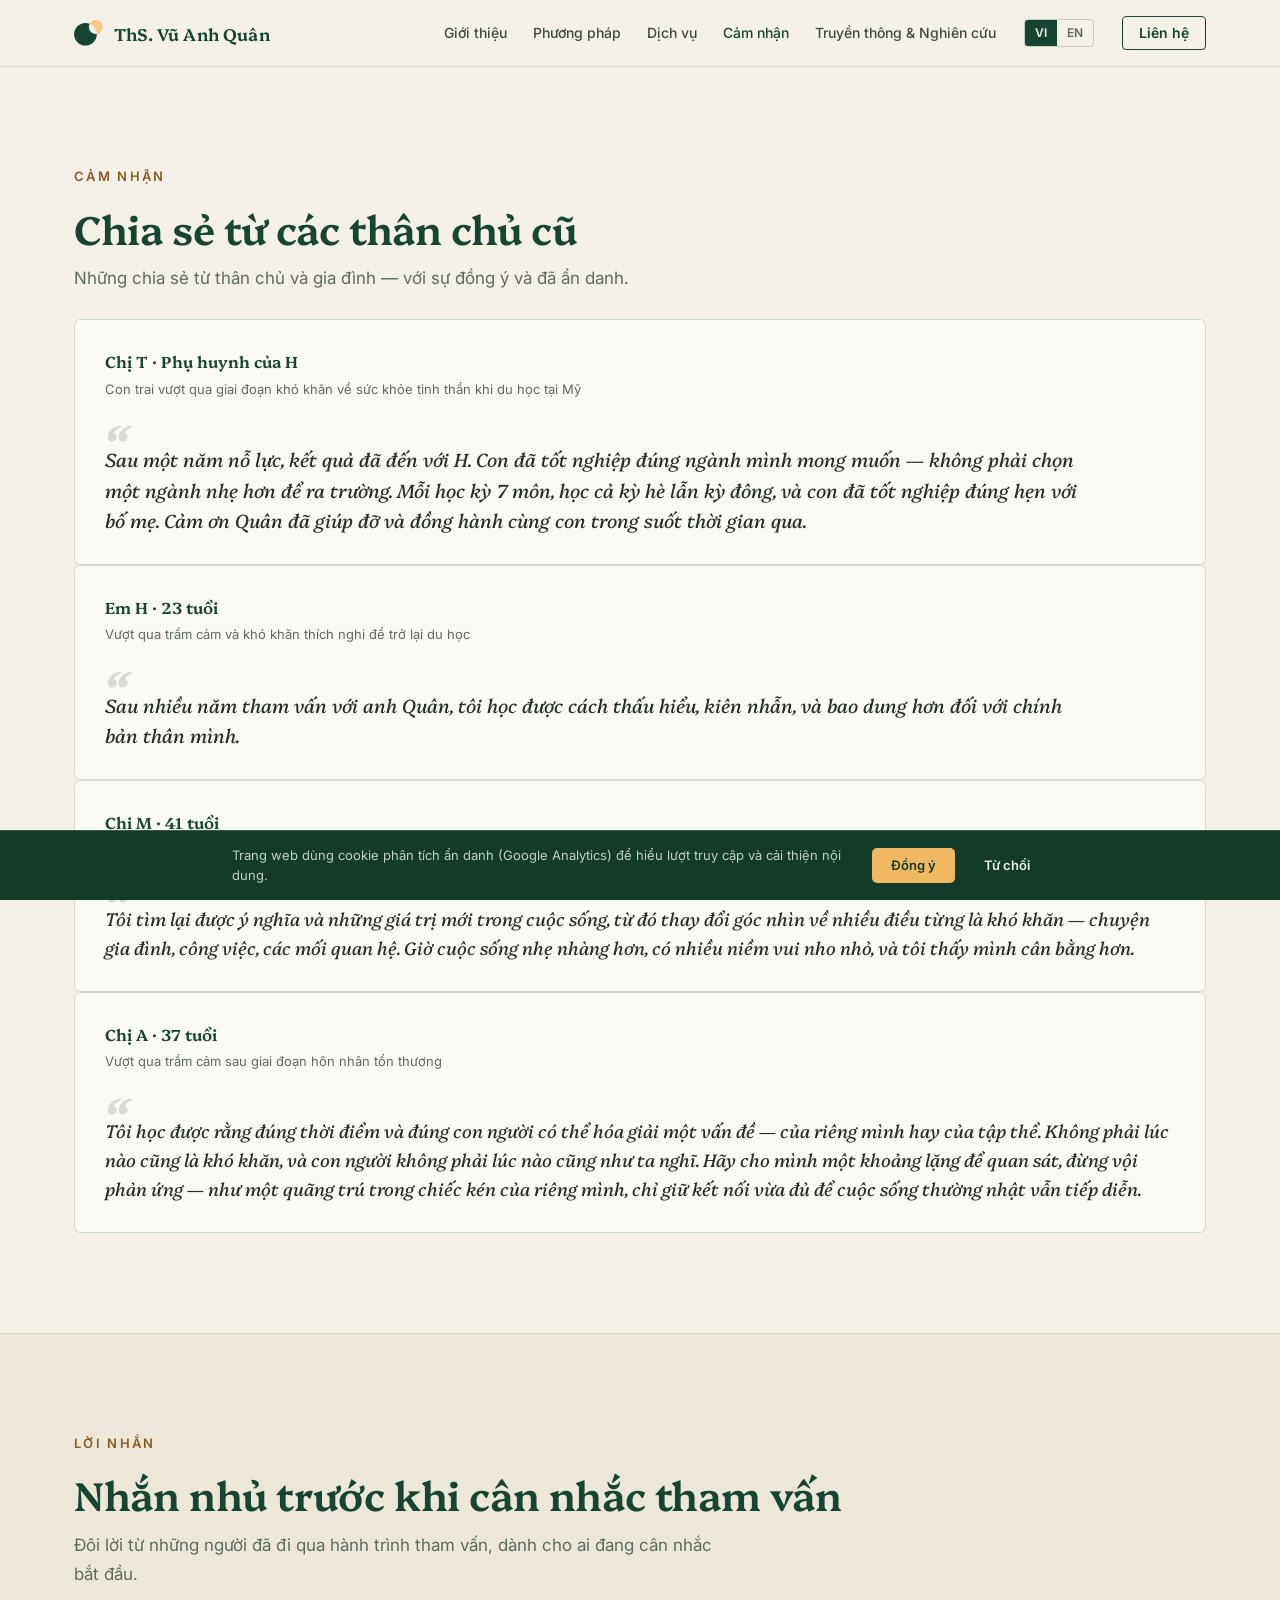
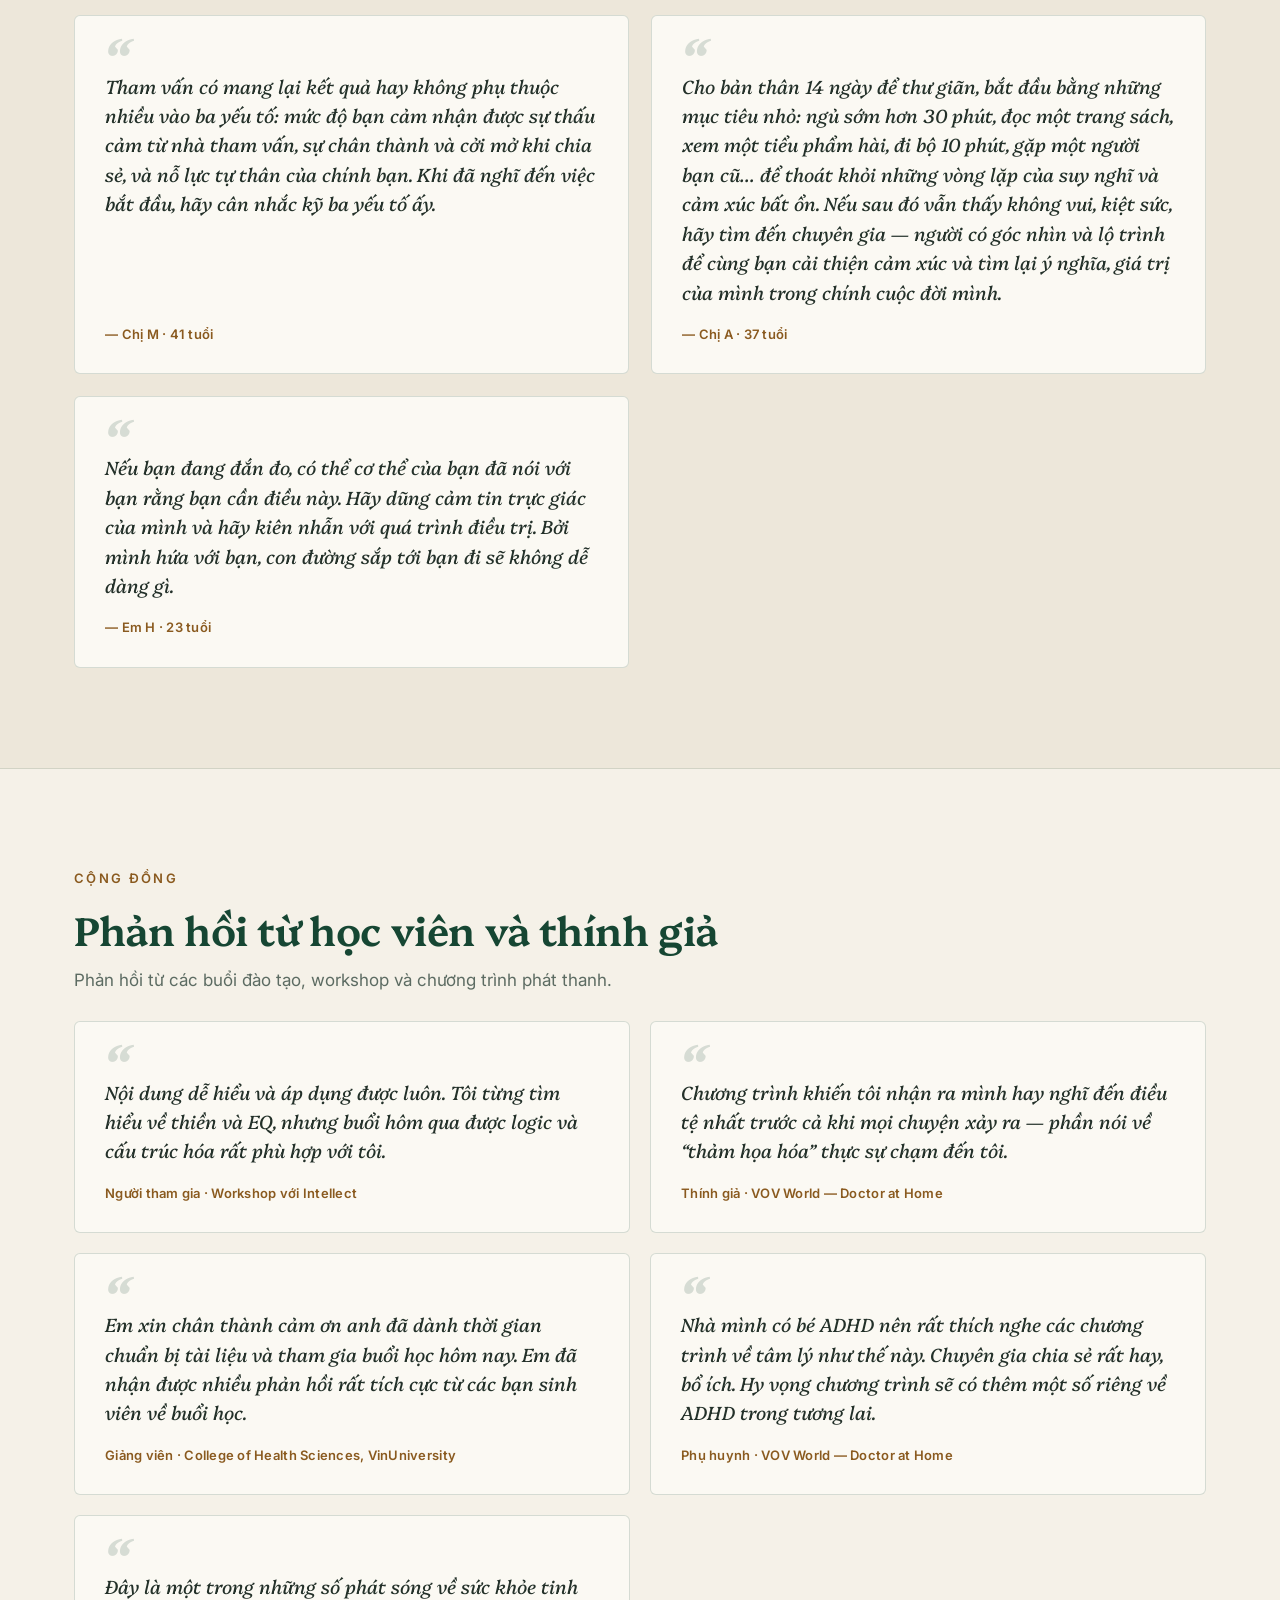
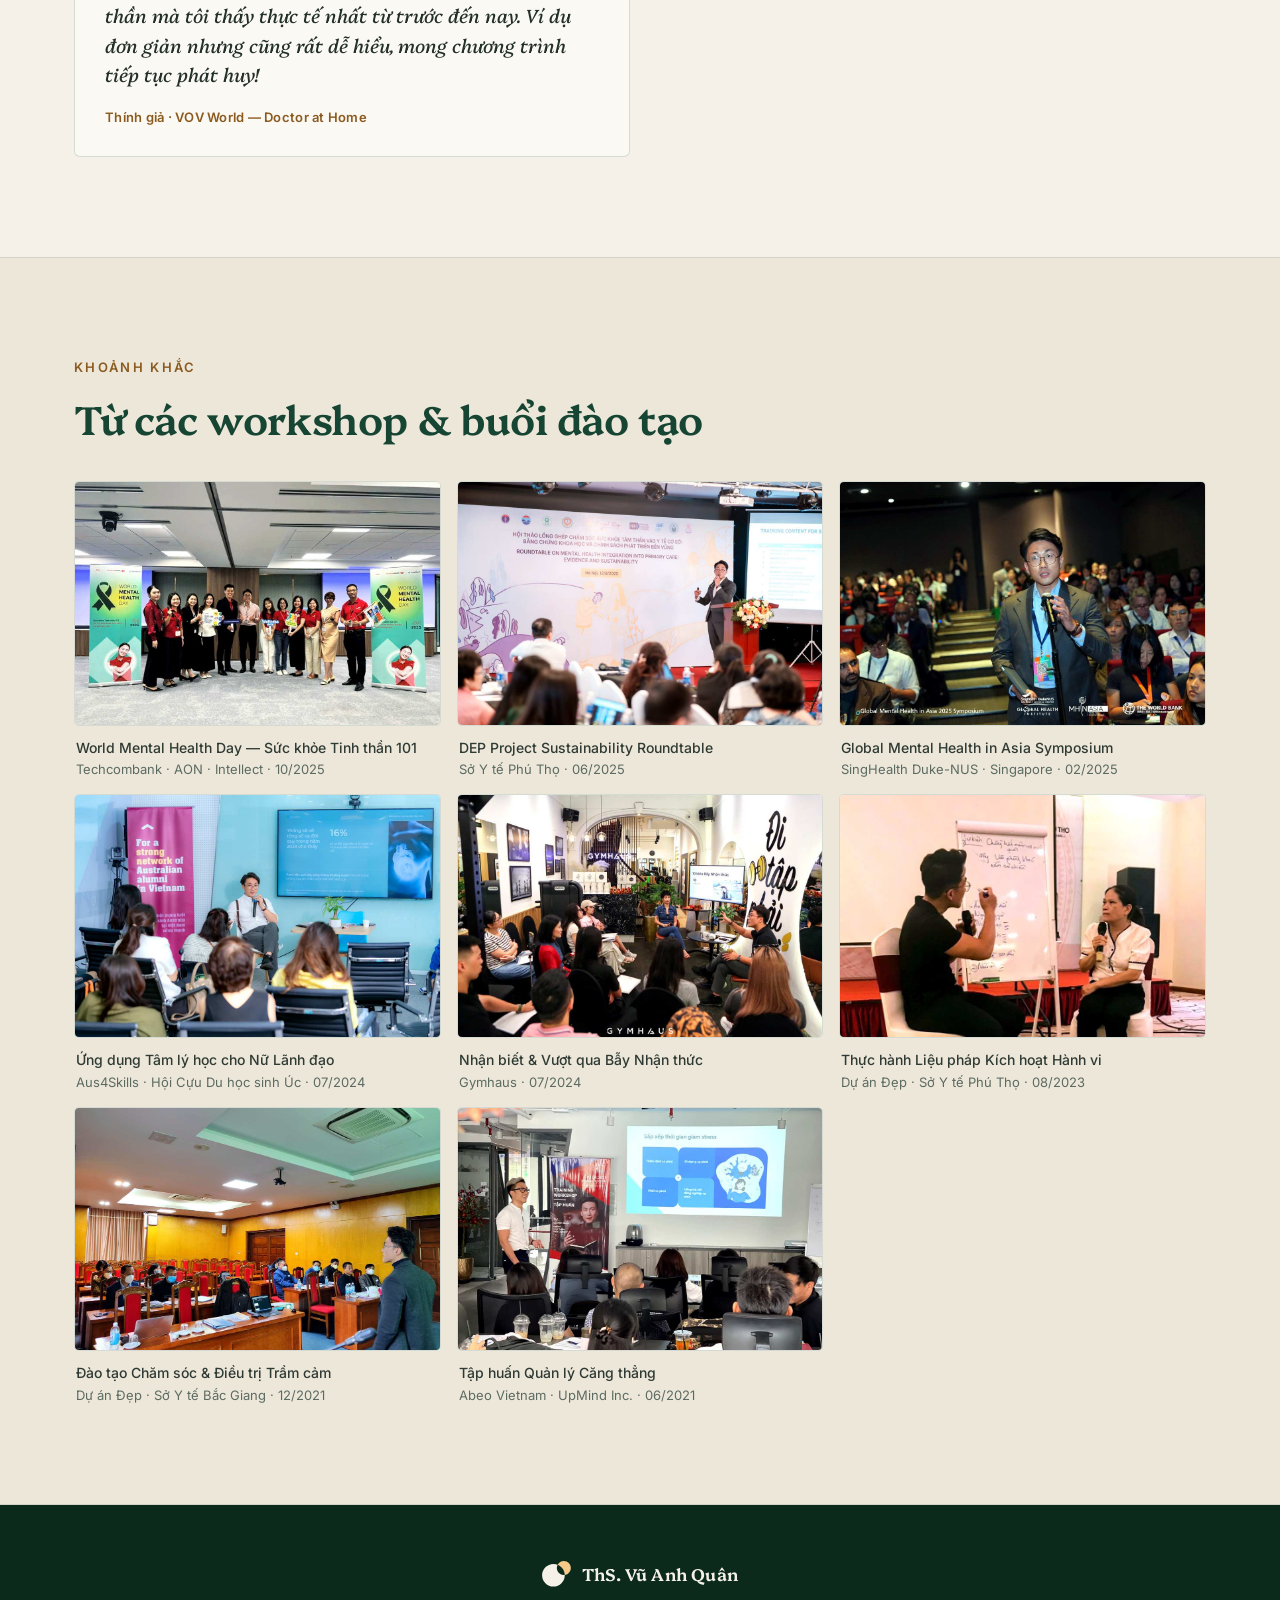
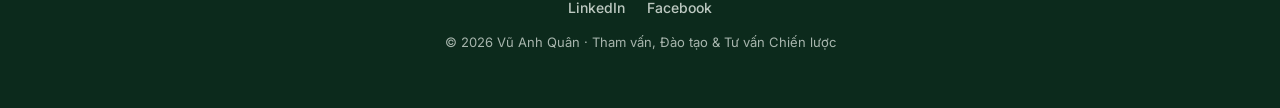
<file: testimonials.html>
<!DOCTYPE html>
<html lang="vi">
<head>
<meta charset="UTF-8" />
<meta name="viewport" content="width=device-width, initial-scale=1.0" />
<title>Cảm nhận · ThS. Vũ Anh Quân</title>
<meta name="description" content="Cảm nhận từ các thân chủ, gia đình và đối tác đã đồng hành cùng ThS. Vũ Anh Quân trong hành trình tham vấn, trị liệu và đào tạo sức khỏe tinh thần." />
<link rel="canonical" href="https://quantamly.com/testimonials.html" />
<meta property="og:type" content="website" />
<meta property="og:site_name" content="ThS. Vũ Anh Quân" />
<meta property="og:locale" content="vi_VN" />
<meta property="og:title" content="Cảm nhận · ThS. Vũ Anh Quân" />
<meta property="og:description" content="Cảm nhận từ các thân chủ, gia đình và đối tác đã đồng hành cùng ThS. Vũ Anh Quân trong hành trình tham vấn, trị liệu và đào tạo sức khỏe tinh thần." />
<meta property="og:url" content="https://quantamly.com/testimonials.html" />
<meta property="og:image" content="https://quantamly.com/og-cover.jpg" />
<meta property="og:image:width" content="1200" />
<meta property="og:image:height" content="630" />
<meta property="og:image:alt" content="ThS. Vũ Anh Quân" />
<meta name="twitter:card" content="summary_large_image" />
<meta name="twitter:image" content="https://quantamly.com/og-cover.jpg" />
<meta name="twitter:title" content="Cảm nhận · ThS. Vũ Anh Quân" />
<meta name="twitter:description" content="Cảm nhận từ các thân chủ, gia đình và đối tác đã đồng hành cùng ThS. Vũ Anh Quân trong hành trình tham vấn, trị liệu và đào tạo sức khỏe tinh thần." />
<link rel="preconnect" href="https://fonts.googleapis.com" />
<link rel="preconnect" href="https://fonts.gstatic.com" crossorigin />
<link href="https://fonts.googleapis.com/css2?family=Cormorant+Garamond:ital,wght@0,400;0,500;0,600;1,400;1,500&family=Platypi:ital,wght@0,400;0,500;0,600;0,700;1,400;1,500;1,600;1,700&family=Inter:wght@400;500;600;700&display=swap" rel="stylesheet" />
<link rel="stylesheet" href="style.css" />
<script src="app.js" defer></script>
</head>
<body>
<header class="nav">
  <div class="nav-inner">
    <a href="index.html" class="brand" aria-label="ThS. Vũ Anh Quân">
      <svg class="mark" viewBox="0 0 61 55" aria-hidden="true"><path class="m1" d="M48.05,30.11c0,13.27-10.75,24.03-24.02,24.03S0,43.38,0,30.11,10.75,6.09,24.03,6.09c3.17,0,6.2.61,8.97,1.73-5.75,10.8,3.44,23.31,15.03,21.57,0,.24.01.49.01.73Z"/><path class="m2" d="M60.8,14.76c0,7.48-5.55,13.65-12.76,14.63-.29-9.78-6.42-18.1-15.03-21.57,2.48-4.65,7.39-7.82,13.03-7.82,8.16,0,14.77,6.61,14.77,14.76Z"/></svg>
      <span data-vi="ThS. Vũ Anh Quân" data-en="Quan Anh Vu, MSW">ThS. Vũ Anh Quân</span>
    </a>
    <nav class="nav-links" id="navLinks">
      <a href="about.html" data-vi="Giới thiệu" data-en="About">Giới thiệu</a>
      <a href="approach.html" data-vi="Phương pháp" data-en="My Approach">Phương pháp</a>
      <a href="services.html" data-vi="Dịch vụ" data-en="Services">Dịch vụ</a>
      <a href="testimonials.html" class="active" aria-current="page" data-vi="Cảm nhận" data-en="Testimonials">Cảm nhận</a>
      <a href="press.html" data-vi="Truyền thông &amp; Nghiên cứu" data-en="Press &amp; Research">Truyền thông &amp; Nghiên cứu</a>
      <a href="index.html#contact" class="mob-contact" data-vi="Liên hệ" data-en="Contact me">Liên hệ</a>
    </nav>
    <div class="lang" role="group" aria-label="Language">
      <button data-lang="vi" class="active">VI</button>
      <button data-lang="en">EN</button>
    </div>
    <a href="index.html#contact" class="nav-cta" data-vi="Liên hệ" data-en="Contact me">Liên hệ</a>
    <button class="nav-toggle" id="navToggle" aria-label="Menu"><span></span><span></span><span></span></button>
  </div>
</header>

<section class="sec" id="testimonials">
  <div class="wrap">
    <p class="eyebrow" data-vi="Cảm nhận" data-en="Testimonials">Cảm nhận</p>
    <h2 class="h2" data-vi="Chia sẻ từ các thân chủ cũ" data-en="Words from former clients">Chia sẻ từ các thân chủ cũ</h2>
    <p class="t-note" data-vi="Những chia sẻ từ thân chủ và gia đình — với sự đồng ý và đã ẩn danh." data-en="Shared by former clients and their families — with permission and anonymized.">Những chia sẻ từ thân chủ và gia đình — với sự đồng ý và đã ẩn danh.</p>
    <div class="tcard-grid">
      <article class="story-card wide">
        <div>
          <span class="who" data-vi="Chị T · Phụ huynh của H" data-en="Ms. T · Parent of H">Chị T · Phụ huynh của H</span>
          <span class="ctx" data-vi="Con trai vượt qua giai đoạn khó khăn về sức khỏe tinh thần khi du học tại Mỹ" data-en="Her son moved through a mental-health crisis while studying in the U.S.">Con trai vượt qua giai đoạn khó khăn về sức khỏe tinh thần khi du học tại Mỹ</span>
        </div>
        <blockquote class="reflection" data-vi="Sau một năm nỗ lực, kết quả đã đến với H. Con đã tốt nghiệp đúng ngành mình mong muốn — không phải chọn một ngành nhẹ hơn để ra trường. Mỗi học kỳ 7 môn, học cả kỳ hè lẫn kỳ đông, và con đã tốt nghiệp đúng hẹn với bố mẹ. Cảm ơn Quân đã giúp đỡ và đồng hành cùng con trong suốt thời gian qua." data-en="After a year of effort, the results came for H. He graduated in exactly the major he wanted — without dropping to an easier one just to get through. Seven courses a semester, studying through summer and winter terms, and he graduated right on time as he'd promised his parents. Thank you, Quan, for helping and walking alongside him all this time.">Sau một năm nỗ lực, kết quả đã đến với H. Con đã tốt nghiệp đúng ngành mình mong muốn — không phải chọn một ngành nhẹ hơn để ra trường. Mỗi học kỳ 7 môn, học cả kỳ hè lẫn kỳ đông, và con đã tốt nghiệp đúng hẹn với bố mẹ. Cảm ơn Quân đã giúp đỡ và đồng hành cùng con trong suốt thời gian qua.</blockquote>
      </article>
      <article class="story-card wide">
        <div>
          <span class="who" data-vi="Em H · 23 tuổi" data-en="H · 23">Em H · 23 tuổi</span>
          <span class="ctx" data-vi="Vượt qua trầm cảm và khó khăn thích nghi để trở lại du học" data-en="Moved through depression and adjustment struggles to return to studying abroad">Vượt qua trầm cảm và khó khăn thích nghi để trở lại du học</span>
        </div>
        <blockquote class="reflection" data-vi="Sau nhiều năm tham vấn với anh Quân, tôi học được cách thấu hiểu, kiên nhẫn, và bao dung hơn đối với chính bản thân mình." data-en="After years of counseling with Mr. Quan, I've learned to understand myself, to be more patient, and to be more compassionate toward myself.">Sau nhiều năm tham vấn với anh Quân, tôi học được cách thấu hiểu, kiên nhẫn, và bao dung hơn đối với chính bản thân mình.</blockquote>
      </article>
      <article class="story-card">
        <div>
          <span class="who" data-vi="Chị M · 41 tuổi" data-en="Ms. M · 41">Chị M · 41 tuổi</span>
          <span class="ctx" data-vi="Vượt qua kiệt sức trong công việc & chăm sóc người thân" data-en="Moved through burnout at work and in caregiving">Vượt qua kiệt sức trong công việc & chăm sóc người thân</span>
        </div>
        <blockquote class="reflection" data-vi="Tôi tìm lại được ý nghĩa và những giá trị mới trong cuộc sống, từ đó thay đổi góc nhìn về nhiều điều từng là khó khăn — chuyện gia đình, công việc, các mối quan hệ. Giờ cuộc sống nhẹ nhàng hơn, có nhiều niềm vui nho nhỏ, và tôi thấy mình cân bằng hơn." data-en="I rediscovered meaning and new values in my life, and that shifted how I see many things that once felt so hard — family, work, relationships. Life feels lighter now, full of small joys, and I feel more balanced.">Tôi tìm lại được ý nghĩa và những giá trị mới trong cuộc sống, từ đó thay đổi góc nhìn về nhiều điều từng là khó khăn — chuyện gia đình, công việc, các mối quan hệ. Giờ cuộc sống nhẹ nhàng hơn, có nhiều niềm vui nho nhỏ, và tôi thấy mình cân bằng hơn.</blockquote>
      </article>
      <article class="story-card">
        <div>
          <span class="who" data-vi="Chị A · 37 tuổi" data-en="Ms. A · 37">Chị A · 37 tuổi</span>
          <span class="ctx" data-vi="Vượt qua trầm cảm sau giai đoạn hôn nhân tổn thương" data-en="Moved through depression after a painful marriage">Vượt qua trầm cảm sau giai đoạn hôn nhân tổn thương</span>
        </div>
        <blockquote class="reflection" data-vi="Tôi học được rằng đúng thời điểm và đúng con người có thể hóa giải một vấn đề — của riêng mình hay của tập thể. Không phải lúc nào cũng là khó khăn, và con người không phải lúc nào cũng như ta nghĩ. Hãy cho mình một khoảng lặng để quan sát, đừng vội phản ứng — như một quãng trú trong chiếc kén của riêng mình, chỉ giữ kết nối vừa đủ để cuộc sống thường nhật vẫn tiếp diễn." data-en="I learned that the right time and the right person can resolve a problem — your own or a shared one. Not every moment is a hardship, and people aren't always the way we assume. Give yourself a quiet pause to observe, don't react in a rush — like a while spent inside your own cocoon, keeping just enough connection for daily life to go on.">Tôi học được rằng đúng thời điểm và đúng con người có thể hóa giải một vấn đề — của riêng mình hay của tập thể. Không phải lúc nào cũng là khó khăn, và con người không phải lúc nào cũng như ta nghĩ. Hãy cho mình một khoảng lặng để quan sát, đừng vội phản ứng — như một quãng trú trong chiếc kén của riêng mình, chỉ giữ kết nối vừa đủ để cuộc sống thường nhật vẫn tiếp diễn.</blockquote>
      </article>
    </div>
  </div>
</section>

<section class="sec bg-alt">
  <div class="wrap">
    <p class="eyebrow" data-vi="Lời nhắn" data-en="A word of advice">Lời nhắn</p>
    <h2 class="h2" data-vi="Nhắn nhủ trước khi cân nhắc tham vấn" data-en="Before you consider counseling">Nhắn nhủ trước khi cân nhắc tham vấn</h2>
    <p class="t-note" data-vi="Đôi lời từ những người đã đi qua hành trình tham vấn, dành cho ai đang cân nhắc bắt đầu." data-en="A few words from people who've been through counseling, for anyone thinking of starting.">Đôi lời từ những người đã đi qua hành trình tham vấn, dành cho ai đang cân nhắc bắt đầu.</p>
    <div class="advice-grid">
      <article class="advice-card">
        <p data-vi="Tham vấn có mang lại kết quả hay không phụ thuộc nhiều vào ba yếu tố: mức độ bạn cảm nhận được sự thấu cảm từ nhà tham vấn, sự chân thành và cởi mở khi chia sẻ, và nỗ lực tự thân của chính bạn. Khi đã nghĩ đến việc bắt đầu, hãy cân nhắc kỹ ba yếu tố ấy." data-en="Whether counseling works depends a lot on three things: how much you feel your counselor's empathy, how honestly and openly you share, and your own effort. If you're thinking about starting, weigh those three carefully first.">Tham vấn có mang lại kết quả hay không phụ thuộc nhiều vào ba yếu tố: mức độ bạn cảm nhận được sự thấu cảm từ nhà tham vấn, sự chân thành và cởi mở khi chia sẻ, và nỗ lực tự thân của chính bạn. Khi đã nghĩ đến việc bắt đầu, hãy cân nhắc kỹ ba yếu tố ấy.</p>
        <footer data-vi="— Chị M · 41 tuổi" data-en="— Ms. M · 41">— Chị M · 41 tuổi</footer>
      </article>
      <article class="advice-card">
        <p data-vi="Cho bản thân 14 ngày để thư giãn, bắt đầu bằng những mục tiêu nhỏ: ngủ sớm hơn 30 phút, đọc một trang sách, xem một tiểu phẩm hài, đi bộ 10 phút, gặp một người bạn cũ… để thoát khỏi những vòng lặp của suy nghĩ và cảm xúc bất ổn. Nếu sau đó vẫn thấy không vui, kiệt sức, hãy tìm đến chuyên gia — người có góc nhìn và lộ trình để cùng bạn cải thiện cảm xúc và tìm lại ý nghĩa, giá trị của mình trong chính cuộc đời mình." data-en="Give yourself 14 days to unwind, starting with tiny goals: sleep 30 minutes earlier, read one page, watch a comedy skit, walk for 10 minutes, meet an old friend… to step out of the loops of unsettled thoughts and feelings. If you still feel low or exhausted afterward, reach out to a professional — someone with the perspective and a roadmap to help you improve how you feel and rediscover your meaning and worth in your own life.">Cho bản thân 14 ngày để thư giãn, bắt đầu bằng những mục tiêu nhỏ: ngủ sớm hơn 30 phút, đọc một trang sách, xem một tiểu phẩm hài, đi bộ 10 phút, gặp một người bạn cũ… để thoát khỏi những vòng lặp của suy nghĩ và cảm xúc bất ổn. Nếu sau đó vẫn thấy không vui, kiệt sức, hãy tìm đến chuyên gia — người có góc nhìn và lộ trình để cùng bạn cải thiện cảm xúc và tìm lại ý nghĩa, giá trị của mình trong chính cuộc đời mình.</p>
        <footer data-vi="— Chị A · 37 tuổi" data-en="— Ms. A · 37">— Chị A · 37 tuổi</footer>
      </article>
      <article class="advice-card">
        <p data-vi="Nếu bạn đang đắn đo, có thể cơ thể của bạn đã nói với bạn rằng bạn cần điều này. Hãy dũng cảm tin trực giác của mình và hãy kiên nhẫn với quá trình điều trị. Bởi mình hứa với bạn, con đường sắp tới bạn đi sẽ không dễ dàng gì." data-en="If you're hesitating, maybe your body has already told you that you need this. Be brave enough to trust your intuition, and be patient with the process — because I promise you, the road ahead won't be easy.">Nếu bạn đang đắn đo, có thể cơ thể của bạn đã nói với bạn rằng bạn cần điều này. Hãy dũng cảm tin trực giác của mình và hãy kiên nhẫn với quá trình điều trị. Bởi mình hứa với bạn, con đường sắp tới bạn đi sẽ không dễ dàng gì.</p>
        <footer data-vi="— Em H · 23 tuổi" data-en="— H · 23">— Em H · 23 tuổi</footer>
      </article>
    </div>
  </div>
</section>

<section class="sec">
  <div class="wrap">
    <p class="eyebrow" data-vi="Cộng đồng" data-en="Community">Cộng đồng</p>
    <h2 class="h2" data-vi="Phản hồi từ học viên và thính giả" data-en="From trainees & listeners">Phản hồi từ học viên và thính giả</h2>
    <p class="t-note" data-vi="Phản hồi từ các buổi đào tạo, workshop và chương trình phát thanh." data-en="Feedback from training sessions, workshops, and radio programs.">Phản hồi từ các buổi đào tạo, workshop và chương trình phát thanh.</p>
    <div class="tgrid">
      <blockquote class="tcard"><p data-vi="Nội dung dễ hiểu và áp dụng được luôn. Tôi từng tìm hiểu về thiền và EQ, nhưng buổi hôm qua được logic và cấu trúc hóa rất phù hợp với tôi." data-en="The content was easy to understand and immediately usable. I'd explored meditation and EQ before, but yesterday's session was logical and well-structured in a way that really fit me.">Nội dung dễ hiểu và áp dụng được luôn. Tôi từng tìm hiểu về thiền và EQ, nhưng buổi hôm qua được logic và cấu trúc hóa rất phù hợp với tôi.</p><footer data-vi="Người tham gia · Workshop với Intellect" data-en="Participant · Workshop with Intellect">Người tham gia · Workshop với Intellect</footer></blockquote>
      <blockquote class="tcard"><p data-vi="Chương trình khiến tôi nhận ra mình hay nghĩ đến điều tệ nhất trước cả khi mọi chuyện xảy ra — phần nói về “thảm họa hóa” thực sự chạm đến tôi." data-en="The program made me realize I tend to imagine the worst before anything has even happened — the part about “catastrophizing” really struck me.">Chương trình khiến tôi nhận ra mình hay nghĩ đến điều tệ nhất trước cả khi mọi chuyện xảy ra — phần nói về “thảm họa hóa” thực sự chạm đến tôi.</p><footer data-vi="Thính giả · VOV World — Doctor at Home" data-en="Listener · VOV World — Doctor at Home">Thính giả · VOV World — Doctor at Home</footer></blockquote>
      <blockquote class="tcard"><p data-vi="Em xin chân thành cảm ơn anh đã dành thời gian chuẩn bị tài liệu và tham gia buổi học hôm nay. Em đã nhận được nhiều phản hồi rất tích cực từ các bạn sinh viên về buổi học." data-en="Thank you so sincerely for taking the time to prepare the materials and join today's class. I received a great deal of very positive feedback from the students about the session.">Em xin chân thành cảm ơn anh đã dành thời gian chuẩn bị tài liệu và tham gia buổi học hôm nay. Em đã nhận được nhiều phản hồi rất tích cực từ các bạn sinh viên về buổi học.</p><footer data-vi="Giảng viên · College of Health Sciences, VinUniversity" data-en="Lecturer · College of Health Sciences, VinUniversity">Giảng viên · College of Health Sciences, VinUniversity</footer></blockquote>
      <blockquote class="tcard"><p data-vi="Nhà mình có bé ADHD nên rất thích nghe các chương trình về tâm lý như thế này. Chuyên gia chia sẻ rất hay, bổ ích. Hy vọng chương trình sẽ có thêm một số riêng về ADHD trong tương lai." data-en="We have a child with ADHD, so we really love listening to psychology programs like this. The expert's sharing was wonderful and helpful — I hope the program adds an episode dedicated to ADHD in the future.">Nhà mình có bé ADHD nên rất thích nghe các chương trình về tâm lý như thế này. Chuyên gia chia sẻ rất hay, bổ ích. Hy vọng chương trình sẽ có thêm một số riêng về ADHD trong tương lai.</p><footer data-vi="Phụ huynh · VOV World — Doctor at Home" data-en="Parent · VOV World — Doctor at Home">Phụ huynh · VOV World — Doctor at Home</footer></blockquote>
      <blockquote class="tcard"><p data-vi="Đây là một trong những số phát sóng về sức khỏe tinh thần mà tôi thấy thực tế nhất từ trước đến nay. Ví dụ đơn giản nhưng cũng rất dễ hiểu, mong chương trình tiếp tục phát huy!" data-en="This is one of the most practical mental-health episodes I've ever seen. The examples are simple yet very easy to understand — I hope the program keeps it up!">Đây là một trong những số phát sóng về sức khỏe tinh thần mà tôi thấy thực tế nhất từ trước đến nay. Ví dụ đơn giản nhưng cũng rất dễ hiểu, mong chương trình tiếp tục phát huy!</p><footer data-vi="Thính giả · VOV World — Doctor at Home" data-en="Listener · VOV World — Doctor at Home">Thính giả · VOV World — Doctor at Home</footer></blockquote>
    </div>
  </div>
</section>

<section class="sec bg-alt gal" id="gallery">
  <div class="wrap">
    <p class="eyebrow" data-vi="Khoảnh khắc" data-en="Moments">Khoảnh khắc</p>
    <h2 class="h2" style="margin-bottom:40px" data-vi="Từ các workshop & buổi đào tạo" data-en="From workshops & training sessions">Từ các workshop & buổi đào tạo</h2>
    <div class="gal-grid">
      <figure><div class="ph"><img loading="lazy" src="img/testimonials-1.jpg" alt="World Mental Health Day" /></div><figcaption data-vi="World Mental Health Day — Sức khỏe Tinh thần 101" data-en="World Mental Health Day — Mental Health 101">World Mental Health Day — Sức khỏe Tinh thần 101</figcaption><div class="org">Techcombank · AON · Intellect · 10/2025</div></figure>
      <figure><div class="ph"><img loading="lazy" src="img/testimonials-2.jpg" alt="DEP Project Sustainability Roundtable" /></div><figcaption>DEP Project Sustainability Roundtable</figcaption><div class="org" data-vi="Sở Y tế Phú Thọ · 06/2025" data-en="Phu Tho DoH · 06/2025">Sở Y tế Phú Thọ · 06/2025</div></figure>
      <figure><div class="ph"><img loading="lazy" src="img/testimonials-3.jpg" alt="Global Mental Health in Asia Symposium" /></div><figcaption>Global Mental Health in Asia Symposium</figcaption><div class="org">SingHealth Duke-NUS · Singapore · 02/2025</div></figure>
      <figure><div class="ph"><img loading="lazy" src="img/testimonials-4.jpg" alt="Ứng dụng Tâm lý học cho Nữ Lãnh đạo" /></div><figcaption data-vi="Ứng dụng Tâm lý học cho Nữ Lãnh đạo" data-en="Applied Psychology for Women Leaders">Ứng dụng Tâm lý học cho Nữ Lãnh đạo</figcaption><div class="org" data-vi="Aus4Skills · Hội Cựu Du học sinh Úc · 07/2024" data-en="Aus4Skills · Australian Alumni · 07/2024">Aus4Skills · Hội Cựu Du học sinh Úc · 07/2024</div></figure>
      <figure><div class="ph"><img loading="lazy" src="img/testimonials-5.jpg" alt="Nhận biết & Vượt qua Bẫy Nhận thức" /></div><figcaption data-vi="Nhận biết & Vượt qua Bẫy Nhận thức" data-en="Recognizing & Overcoming Cognitive Traps">Nhận biết & Vượt qua Bẫy Nhận thức</figcaption><div class="org">Gymhaus · 07/2024</div></figure>
      <figure><div class="ph"><img loading="lazy" src="img/testimonials-6.jpg" alt="Thực hành Liệu pháp Kích hoạt Hành vi" /></div><figcaption data-vi="Thực hành Liệu pháp Kích hoạt Hành vi" data-en="Behavior Activation Practicum">Thực hành Liệu pháp Kích hoạt Hành vi</figcaption><div class="org" data-vi="Dự án Đẹp · Sở Y tế Phú Thọ · 08/2023" data-en="DEP Project · Phu Tho DoH · 08/2023">Dự án Đẹp · Sở Y tế Phú Thọ · 08/2023</div></figure>
      <figure><div class="ph"><img loading="lazy" src="img/testimonials-7.jpg" alt="Đào tạo Chăm sóc & Điều trị Trầm cảm" /></div><figcaption data-vi="Đào tạo Chăm sóc & Điều trị Trầm cảm" data-en="Depression Care & Treatment Training">Đào tạo Chăm sóc & Điều trị Trầm cảm</figcaption><div class="org" data-vi="Dự án Đẹp · Sở Y tế Bắc Giang · 12/2021" data-en="DEP Project · Bac Giang DoH · 12/2021">Dự án Đẹp · Sở Y tế Bắc Giang · 12/2021</div></figure>
      <figure><div class="ph"><img loading="lazy" src="img/testimonials-8.jpg" alt="Tập huấn Quản lý Căng thẳng" /></div><figcaption data-vi="Tập huấn Quản lý Căng thẳng" data-en="Stress Management Training">Tập huấn Quản lý Căng thẳng</figcaption><div class="org">Abeo Vietnam · UpMind Inc. · 06/2021</div></figure>
    </div>
  </div>
</section>

<footer class="ft">
  <div class="brand" style="display:flex;align-items:center;gap:11px">
    <svg class="mark" viewBox="0 0 61 55" aria-hidden="true"><path class="m1" d="M48.05,30.11c0,13.27-10.75,24.03-24.02,24.03S0,43.38,0,30.11,10.75,6.09,24.03,6.09c3.17,0,6.2.61,8.97,1.73-5.75,10.8,3.44,23.31,15.03,21.57,0,.24.01.49.01.73Z"/><path class="m2" d="M60.8,14.76c0,7.48-5.55,13.65-12.76,14.63-.29-9.78-6.42-18.1-15.03-21.57,2.48-4.65,7.39-7.82,13.03-7.82,8.16,0,14.77,6.61,14.77,14.76Z"/></svg>
    <span data-vi="ThS. Vũ Anh Quân" data-en="Quan Anh Vu, MSW">ThS. Vũ Anh Quân</span>
  </div>
  <div class="fsoc">
    <a href="https://www.linkedin.com/in/quandennisvu/" target="_blank" rel="noopener noreferrer">LinkedIn</a>
    <a href="https://www.facebook.com/quantamly92/" target="_blank" rel="noopener noreferrer">Facebook</a>
  </div>
  <p class="cp" data-vi="© 2026 Vũ Anh Quân · Tham vấn, Đào tạo & Tư vấn Chiến lược" data-en="© 2026 Quan Anh Vu · Counseling, Training & Strategic Consulting">© 2026 Vũ Anh Quân · Tham vấn, Đào tạo & Tư vấn Chiến lược</p>
</footer>
</body>
</html>
</file>
<file: style.css>
:root{
    --paper:#F5F1E8; --paper-alt:#EDE7DA; --card:#FBF9F3;
    --green-deep:#123B28; --green:#164633; --green-mid:#2E6A4C; --green-footer:#0C2A1C;
    --ink:#1E2A24; --ink-soft:#233029; --body:#3C4A42; --muted:#5C6B62;
    --gold:#C58A3A; --eyebrow:#8A5A1F; --gold-hero:#D9A24E; --gold-accent:#F0B860;
    --peach:#F6C98A;
    --line:rgba(16,66,46,.16); --line-soft:rgba(16,66,46,.12);
    --on-deep:#EAF1EB;
    --r:6px; --maxw:1180px;
  }
  *{box-sizing:border-box;margin:0;padding:0}
  html{scroll-behavior:smooth}
  body{font-family:Inter,-apple-system,BlinkMacSystemFont,'Segoe UI',sans-serif;background:var(--paper);color:var(--ink);
    line-height:1.6;-webkit-font-smoothing:antialiased}
  ::selection{background:var(--green);color:var(--paper)}
  a{color:inherit;text-decoration:none}
  img{display:block;max-width:100%}
  h1,h2,h3,h4,.serif{font-family:Platypi,Georgia,serif}
  .wrap{max-width:var(--maxw);margin:0 auto;padding:0 24px}
  .sec{padding:100px 0}
  .eyebrow{font:600 13px/1.5 Inter,sans-serif;letter-spacing:.18em;text-transform:uppercase;color:var(--eyebrow);margin:0 0 18px}
  .eyebrow.gold{color:var(--gold-hero)}
  .h2{font:600 40px/1.14 Platypi,Georgia,serif;color:var(--green);letter-spacing:-.01em;margin:0 0 14px}
  .h2.light{color:var(--paper)}
  .lead{font:400 17px/1.7 Inter,sans-serif;color:var(--muted);max-width:640px}
  .lead.on-deep{color:rgba(234,241,235,.72)}
  .lead.full{max-width:none}
  .bg-alt{background:var(--paper-alt);border-top:1px solid var(--line-soft);border-bottom:1px solid var(--line-soft)}
  .bg-deep{background:var(--green-deep);color:var(--on-deep)}
  .bg-green{background:var(--green);color:var(--paper)}

  /* NAV */
  header.nav{position:sticky;top:0;z-index:50;background:rgba(245,241,232,.86);backdrop-filter:blur(10px);
    border-bottom:1px solid rgba(16,66,46,.14)}
  .nav-inner{max-width:var(--maxw);margin:0 auto;padding:16px 24px;display:flex;align-items:center;gap:28px}
  .brand{display:flex;align-items:center;gap:11px;margin-right:auto}
  .brand .mark{width:29px;height:26px;flex:0 0 auto}
  .brand .mark .m1{fill:var(--green)}
  .brand .mark .m2{fill:var(--peach)}
  footer.ft .brand .mark .m1{fill:var(--paper)}
  .brand span{font:600 17px/1 Platypi,Georgia,serif;color:var(--green);letter-spacing:.01em}
  .nav-links{display:flex;gap:26px;align-items:center}
  .nav-links a{font:500 14px/1 Inter,sans-serif;color:var(--body);padding:9px 12px;margin:-9px -12px;border-radius:6px;transition:color .18s,background .18s}
  .nav-links a:hover{color:var(--green);background:rgba(22,70,51,.08)}
  .nav-links .mob-contact{display:none}
  .lang{display:flex;flex:0 0 auto;border:1px solid rgba(16,66,46,.2);border-radius:4px;overflow:hidden;font:600 12px/1 Inter,sans-serif}
  .lang button{border:0;background:transparent;cursor:pointer;padding:7px 10px;color:var(--muted);font:inherit}
  .lang button.active{background:var(--green);color:var(--paper)}
  .nav-cta{font:600 14px/1 Inter,sans-serif;color:var(--green);border:1px solid var(--green);padding:9px 16px;border-radius:4px;transition:background .18s,color .18s}
  .nav-cta:hover{background:var(--green);color:var(--paper)}
  .nav-toggle{display:none;background:none;border:0;cursor:pointer;padding:6px}
  .nav-toggle span{display:block;width:24px;height:2px;background:var(--green);margin:5px 0;border-radius:2px}

  /* HERO */
  .hero{position:relative;overflow:hidden;background:var(--green-deep);color:var(--on-deep)}
  .hero .orb1{position:absolute;right:-160px;bottom:-220px;width:620px;height:620px;border-radius:50%;
    background:radial-gradient(circle at 40% 40%,rgba(246,201,138,.55),rgba(246,201,138,0) 68%);pointer-events:none}
  .hero .orb2{position:absolute;left:-140px;top:-160px;width:420px;height:420px;border-radius:50%;
    background:radial-gradient(circle at 50% 50%,rgba(120,180,150,.22),rgba(120,180,150,0) 70%);pointer-events:none}
  .hero .inner{position:relative;max-width:var(--maxw);margin:0 auto;padding:104px 24px 92px}
  .hero .eyebrow{color:var(--gold-hero);margin-bottom:22px;max-width:640px}
  .hero-quote{position:relative;font-family:'Cormorant Garamond',Georgia,serif;font-weight:500;
    font-size:clamp(1.55rem,2.9vw,2.1rem);line-height:1.34;color:#E6D6A0;max-width:660px;margin:2px 0 30px;padding-top:52px}
  .hero-quote::before{content:"\201C";position:absolute;top:8px;left:-2px;font-family:'Cormorant Garamond',Georgia,serif;
    font-weight:600;font-size:74px;line-height:1;color:rgba(176,201,184,.32)}
  .hero h1{font:600 62px/1.08 Platypi,Georgia,serif;letter-spacing:-.015em;margin:0 0 26px;max-width:900px;color:var(--paper)}
  .hero h1 .accent{color:var(--gold-accent)}
  .hero .tag{font:400 18px/1.7 Inter,sans-serif;color:rgba(234,241,235,.82);margin:0 0 36px;max-width:620px}
  .cta-row{display:flex;gap:14px;flex-wrap:wrap}
  .btn{font:600 15px/1 Inter,sans-serif;padding:15px 28px;border-radius:999px;display:inline-block;transition:opacity .18s}
  .btn:hover{opacity:.9}
  .btn-primary{background:var(--gold-accent);color:var(--green-deep)}
  .btn-ghost{color:var(--paper);border:1px solid rgba(245,241,232,.4)}
  .hero-cred{font:400 14px/1.6 Inter,sans-serif;color:rgba(234,241,235,.6);margin:34px 0 0;max-width:680px}

  /* STAT BAND */
  .stat-grid{max-width:var(--maxw);margin:0 auto;padding:52px 24px;display:grid;grid-template-columns:repeat(4,1fr)}
  .stat{padding:6px 28px;border-right:1px solid rgba(245,241,232,.16)}
  .stat:last-child{border-right:0}
  .stat .num{font:600 52px/1 Platypi,Georgia,serif;color:var(--gold-accent)}
  .stat .num sup{font-size:30px;vertical-align:baseline;line-height:1}
  .stat .lbl{font:400 14px/1.5 Inter,sans-serif;color:rgba(245,241,232,.78);margin-top:12px}

  /* STORY */
  .story-grid{max-width:var(--maxw);margin:0 auto;display:grid;grid-template-columns:1.05fr .95fr;gap:64px;align-items:start}
  .story p.body{font:400 17px/1.75 Inter,sans-serif;color:var(--body);margin:0 0 22px}
  .story .pull{margin:0 0 22px;padding:4px 0 4px 22px;border-left:2px solid var(--gold);
    font:italic 500 20px/1.5 Platypi,Georgia,serif;color:var(--green)}
  .story .portrait{aspect-ratio:4/5;border:1px solid var(--line);border-radius:var(--r);overflow:hidden;background:var(--card)}
  .story .portrait img{width:100%;height:100%;object-fit:cover}
  .story .pcap{font:400 14px/1.6 Inter,sans-serif;color:var(--muted);margin:16px 2px 0}
  /* Sticky right column so it fills the space beside the tall story text.
     The block must fit the viewport or the quote and caption pin below the
     fold. A fixed 4/5 portrait made it 711px — taller than most laptop
     viewports (a 1440x900 Mac gives ~760px), so sticky never engaged.
     Sizing the portrait in vh keeps the whole block proportional to whatever
     screen it lands on; object-fit:cover keeps the subject centred. */
  .story .story-grid>div:last-child{max-width:400px;margin-left:auto}
  .story .story-grid .pull{margin:22px 0 0}
  /* Three grid items in a two-column grid, so placement must be explicit —
     auto-placement would drop the narrative into the right-hand column. */
  @media(min-width:981px){
    .story .story-head{grid-column:1;grid-row:1}
    .story .story-body{grid-column:1;grid-row:2}
    .story .story-grid>div:last-child{grid-column:2;grid-row:1/3}
  }
  @media(min-width:981px) and (min-height:640px){
    .story .story-grid>div:last-child{position:sticky;top:88px;align-self:start}
    .story .story-grid .portrait{aspect-ratio:auto;height:min(46vh,460px)}
  }
  @media(prefers-reduced-motion:reduce){
    .story .story-grid>div:last-child{position:static;top:auto}
  }
  @media(max-width:980px){
    /* Heading, then portrait + quote, then narrative. order defaults to 0, so
       pushing only the body to 1 leaves head and media in DOM order ahead of it. */
    .story .story-body{order:1}
    .story .story-grid>div:last-child{max-width:420px;margin-left:0}
  }

  /* APPROACH */
  .appr-grid{max-width:var(--maxw);margin:0 auto;display:grid;grid-template-columns:1fr 1fr;gap:64px;align-items:center}
  .appr-head{max-width:none}
  .appr-head .lead{max-width:none}
  .appr-head .h2{max-width:860px}
  .diagram-center{display:flex;justify-content:center;margin:48px 0 4px}
  .diagram-wrap{display:flex;justify-content:center}
  .diagram{position:relative;width:460px;height:460px;border-radius:50%;background:#E7F0EA;border:1px solid rgba(16,66,46,.10)}
  .diagram .rl{position:absolute;left:50%;transform:translateX(-50%);white-space:nowrap;font:700 15px/1 Inter,sans-serif;color:#1E4635}
  .ring{position:absolute;left:50%;top:50%;transform:translate(-50%,-50%);border-radius:50%;border:3px solid #fff}
  .r5>.rl{top:28px}
  .r4{width:376px;height:376px;background:#D3E4DA}
  .r4>.rl{top:24px}
  .r3{width:292px;height:292px;background:#B7D5C4}
  .r3>.rl{top:22px;color:#17402F}
  .r2{width:208px;height:208px;background:#8FBFA6}
  .r2>.rl{top:16px;color:#123B28}
  .r1{width:140px;height:140px;background:#1E4E3A;border:4px solid #fff;display:flex;flex-direction:column;align-items:center;justify-content:center;gap:3px}
  .r1 .person{width:38px;height:38px;flex:0 0 auto}
  .r1 .rl-c{color:#fff;font:700 15px/1 Inter,sans-serif}
  .mod-intro{font:400 15px/1.6 Inter,sans-serif;color:var(--body);margin:24px 0 0}
  .modality{display:flex;flex-wrap:wrap;gap:8px;margin-top:14px}
  /* Approach: philosophy pillars + modalities (click-to-expand) */
  .appr-sub{font:italic 500 21px/1.32 Platypi,Georgia,serif;color:var(--gold);margin:54px 0 20px;max-width:820px}
  .acc-grid{display:grid;gap:14px;align-items:start}
  .acc-2col{grid-template-columns:1fr 1fr}
  .acc-4col{grid-template-columns:repeat(4,1fr);align-items:start;margin-top:16px}
  .acc-item{background:var(--card);border:1px solid var(--line);border-radius:var(--r)}
  .acc-item.open{border-color:rgba(197,138,58,.5)}
  .acc-head{width:100%;display:flex;align-items:center;gap:14px;text-align:left;background:none;border:0;cursor:pointer;padding:20px 22px;font:inherit}
  .acc-no{flex:0 0 auto;font:600 13px/1 Platypi,Georgia,serif;color:var(--gold)}
  .acc-t{flex:1;font:600 16px/1.36 Platypi,Georgia,serif;color:var(--green)}
  .acc-ic{flex:0 0 auto;width:16px;height:16px;position:relative}
  .acc-ic::before,.acc-ic::after{content:"";position:absolute;background:var(--gold);border-radius:2px}
  .acc-ic::before{top:7px;left:1px;width:14px;height:2px}
  .acc-ic::after{top:1px;left:7px;width:2px;height:14px;transition:transform .28s ease}
  .acc-item.open .acc-ic::after{transform:scaleY(0)}
  .acc-body{max-height:0;overflow:hidden;transition:max-height .32s ease}
  .acc-item.open .acc-body{max-height:520px}
  .acc-body p{padding:0 22px 20px;font:400 14.5px/1.66 Inter,sans-serif;color:var(--body);margin:0}
  @media(max-width:860px){.acc-4col{grid-template-columns:1fr 1fr}}
  @media(max-width:680px){.acc-2col,.acc-4col{grid-template-columns:1fr}.appr-sub{font-size:18px;margin-top:40px}}
  .modality span{font:500 13px/1 Inter,sans-serif;color:var(--green);border:1px solid rgba(16,66,46,.2);padding:8px 14px;border-radius:3px}

  /* SERVICES */
  .cols3{display:grid;grid-template-columns:repeat(3,1fr);gap:24px}
  .card{border:1px solid var(--line);border-radius:var(--r);padding:32px;background:var(--card)}
  .card .no{font:600 14px/1 Platypi,Georgia,serif;color:var(--gold);margin-bottom:22px}
  .card h3{font:600 22px/1.3 Platypi,Georgia,serif;color:var(--green);margin:0 0 14px}
  .card p{font:400 15px/1.65 Inter,sans-serif;color:var(--body);margin:0 0 20px}
  .card ul{list-style:none;padding:18px 0 0;border-top:1px solid var(--line-soft)}
  .card ul li{font:400 14px/1.5 Inter,sans-serif;color:var(--muted);padding:5px 0}

  /* PILLARS */
  .pillars{display:grid;grid-template-columns:repeat(5,1fr);gap:16px}
  .pillar{background:var(--card);border-radius:var(--r);overflow:hidden;display:flex;flex-direction:column}
  .pillar .band{padding:20px 18px 18px;color:#fff}
  .pillar .band .no{font:700 13px/1 Inter,sans-serif;color:rgba(255,255,255,.62);margin-bottom:12px}
  .pillar .band h3{font:600 19px/1.25 Platypi,Georgia,serif;color:#fff;margin:0;min-height:2.5em}
  .pillar ul{list-style:none;padding:18px;flex:1}
  .pillar ul li{font:400 14px/1.5 Inter,sans-serif;color:var(--body);padding:5px 0;border-bottom:1px solid rgba(16,66,46,.09)}
  .pillar ul li:last-child{border-bottom:0}

  /* PROGRAMS */
  .prog-sub{font:italic 500 20px/1.3 Platypi,Georgia,serif;color:var(--gold);margin:0 0 20px}
  .prog-cards{display:grid;grid-template-columns:repeat(3,1fr);gap:20px;margin-bottom:56px}
  .prog-card{border:1px solid var(--line);border-radius:var(--r);padding:26px;background:var(--card)}
  .prog-card .tag{font:600 11px/1 Inter,sans-serif;letter-spacing:.1em;text-transform:uppercase;color:var(--eyebrow)}
  .prog-card h4{font:600 19px/1.32 Platypi,Georgia,serif;color:var(--green);margin:14px 0 12px}
  .prog-card p{font:400 14px/1.6 Inter,sans-serif;color:var(--muted);margin:0}
  .event-list{border-top:1px solid var(--line)}
  .event{display:flex;gap:28px;align-items:baseline;padding:20px 4px;border-bottom:1px solid var(--line-soft);flex-wrap:wrap}
  .event .yr{font:600 15px/1 Platypi,Georgia,serif;color:var(--gold);min-width:52px}
  .event .ti{font:500 18px/1.4 Platypi,Georgia,serif;color:var(--green)}
  .event .org{font:400 13px/1.4 Inter,sans-serif;color:var(--muted);margin-left:auto;white-space:nowrap;letter-spacing:.02em}
  @media(max-width:680px){.event .org{margin-left:80px;white-space:normal}}

  /* GALLERY */
  .gal-grid{display:grid;grid-template-columns:repeat(3,1fr);gap:16px}
  .gal figure{margin:0}
  .gal .ph{aspect-ratio:3/2;border:1px solid var(--line);border-radius:5px;overflow:hidden;background:var(--card)}
  .gal .ph img{width:100%;height:100%;object-fit:cover}
  .gal figcaption{font:500 14px/1.45 Inter,sans-serif;color:#2E3A33;margin:12px 2px 2px}
  .gal .org{font:400 13px/1.4 Inter,sans-serif;color:var(--muted);margin:0 2px}

  /* TESTIMONIALS */
  .tgrid{display:grid;grid-template-columns:1fr 1fr;gap:20px}
  .tcard{position:relative;margin:0;border:1px solid var(--line);border-radius:var(--r);padding:28px 30px 30px;background:var(--card)}
  .tcard::before{content:"\201C";position:absolute;top:12px;left:28px;font:italic 700 54px/1 Platypi,Georgia,serif;color:rgba(22,70,51,.16)}
  .tcard p{position:relative;font:italic 400 19px/1.55 Platypi,Georgia,serif;color:var(--ink-soft);margin:28px 0 18px}
  .tcard footer{font:600 13px/1.4 Inter,sans-serif;color:var(--eyebrow);letter-spacing:.02em}
  .t-note{font:400 17px/1.7 Inter,sans-serif;color:var(--muted);margin:0 0 26px;max-width:640px}
  .story-grid{display:grid;grid-template-columns:1fr 1fr;gap:22px}
  .story-card{position:relative;background:var(--card);border:1px solid var(--line);border-radius:var(--r);padding:30px 30px 28px;display:flex;flex-direction:column}
  .story-card .who{font:600 16px/1.3 Platypi,Georgia,serif;color:var(--green)}
  .story-card .ctx{display:block;font:400 13px/1.45 Inter,sans-serif;color:var(--muted);margin-top:4px}
  .story-card .reflection{position:relative;font:italic 400 18px/1.6 Platypi,Georgia,serif;color:var(--ink-soft);margin:18px 0 0;padding-top:28px}
  .story-card .reflection::before{content:"\201C";position:absolute;top:0;left:-2px;font:italic 700 50px/1 Platypi,Georgia,serif;color:rgba(22,70,51,.16)}
  .story-card.wide{grid-column:1/-1}
  .story-card.wide .reflection{max-width:82ch;font-size:19px}
  .advice-grid{display:grid;grid-template-columns:1fr 1fr;gap:22px}
  .advice-card{position:relative;background:var(--card);border:1px solid var(--line);border-radius:var(--r);padding:28px 30px 30px;display:flex;flex-direction:column}
  .advice-card::before{content:"\201C";position:absolute;top:12px;left:28px;font:italic 700 54px/1 Platypi,Georgia,serif;color:rgba(22,70,51,.16)}
  .advice-card p{position:relative;font:italic 400 19px/1.55 Platypi,Georgia,serif;color:var(--ink-soft);margin:28px 0 18px}
  .advice-card footer{margin-top:auto;font:600 13px/1.4 Inter,sans-serif;color:var(--eyebrow);letter-spacing:.02em}

  /* MEDIA */
  .media-grid{display:grid;grid-template-columns:1fr 1fr;gap:20px;margin-bottom:44px}
  .yt-card{border:1px solid rgba(245,241,232,.18);border-radius:var(--r);overflow:hidden}
  .yt-facade{position:relative;display:block;width:100%;aspect-ratio:16/9;border:0;padding:0;margin:0;cursor:pointer;background:#0d2c1e;overflow:hidden}
  .yt-facade img{width:100%;height:100%;object-fit:cover}
  .yt-play{position:absolute;inset:0;display:flex;align-items:center;justify-content:center}
  .yt-play span{width:56px;height:56px;border-radius:50%;border:1.5px solid rgba(245,241,232,.85);display:flex;align-items:center;justify-content:center;color:#F5F1E8;font-size:20px;background:rgba(18,59,40,.35)}
  .yt-card iframe{display:block;width:100%;aspect-ratio:16/9;border:0}
  .yt-meta{padding:20px}
  .yt-meta .ti{font:600 16px/1.4 Platypi,Georgia,serif;color:var(--paper)}
  .yt-meta .src{font:400 13px/1.4 Inter,sans-serif;color:rgba(234,241,235,.6);margin-top:6px}
  .yt-meta .watch{display:inline-block;margin-top:8px;font:600 13px/1 Inter,sans-serif;color:var(--gold-hero)}
  .vov-list{border-top:1px solid rgba(245,241,232,.16)}
  .vov{display:flex;gap:20px;align-items:baseline;padding:16px 2px;border-bottom:1px solid rgba(245,241,232,.12);transition:background .15s}
  .vov:hover{background:rgba(245,241,232,.04)}
  .vov .out{font:600 12px/1 Inter,sans-serif;letter-spacing:.08em;color:var(--gold-hero);min-width:130px}
  .vov .ti{font:500 16px/1.45 Inter,sans-serif;color:var(--on-deep)}
  .vov .dt{font:400 13px/1 Inter,sans-serif;color:rgba(234,241,235,.55);margin-left:auto;white-space:nowrap}
  .media-more{margin-top:28px;margin-bottom:44px}
  .media-more a{font:600 14px/1 Inter,sans-serif;color:var(--gold-hero);border:1px solid rgba(245,241,232,.28);padding:11px 20px;border-radius:4px;display:inline-block}

  /* CREDENTIALS + PUBLICATIONS */
  .cred{border-top:2px solid var(--green);padding-top:22px}
  .cred h3{font:600 18px/1.3 Platypi,Georgia,serif;color:var(--green);margin:0 0 16px}
  .cred .k{font:600 15px/1.5 Inter,sans-serif;color:var(--ink-soft);margin:0 0 4px}
  .cred .v{font:400 14px/1.55 Inter,sans-serif;color:var(--muted);margin:0 0 16px}
  .cred .v:last-child{margin-bottom:0}
  /* matte credential blocks */
  .credblk{display:grid;grid-template-columns:repeat(3,1fr);gap:22px}
  .cb{border-radius:14px;padding:34px 30px 32px;position:relative;overflow:hidden;min-height:268px;display:flex;flex-direction:column}
  .cb::after{content:"";position:absolute;right:-40px;top:-40px;width:150px;height:150px;border-radius:50%;background:rgba(255,255,255,.06)}
  .cb .ic{width:52px;height:52px;border-radius:13px;background:rgba(255,255,255,.14);display:flex;align-items:center;justify-content:center;margin-bottom:22px}
  .cb .ic svg{width:27px;height:27px;stroke:var(--peach);fill:none;stroke-width:1.8;stroke-linecap:round;stroke-linejoin:round}
  .cb h3{font:600 21px/1.25 Platypi,Georgia,serif;color:#FBF9F4;margin:0 0 20px}
  .cb .row{padding:13px 0;border-top:1px solid rgba(245,241,232,.16)}
  .cb .row:first-of-type{border-top:0;padding-top:0}
  .cb .ck{font:600 15.5px/1.4 Inter,sans-serif;color:#FBF9F4;display:block;margin:0}
  .cb .cv{font:400 13.5px/1.45 Inter,sans-serif;color:rgba(245,241,232,.74);display:block;margin:2px 0 0}
  .pub-sub{font:600 15px/1.3 Platypi,Georgia,serif;color:var(--green);border-top:2px solid var(--green);padding-top:18px;margin:0 0 14px}
  .pub-list{list-style:none;max-width:960px}
  .pub-list li{font:400 14.5px/1.6 Inter,sans-serif;color:var(--body);padding:9px 0;border-bottom:1px solid var(--line-soft)}
  .pub-list li:last-child{border-bottom:0}
  .pub-list b{color:var(--green)}
  .pub-list i{color:var(--muted)}
  .pub-list a{color:var(--green);font-weight:600;border-bottom:1px solid rgba(22,70,51,.35)}

  /* CONTACT */
  .contact{padding:68px 0}
  .contact-inner{max-width:1000px;margin:0 auto;text-align:center}
  .contact h2{font:600 44px/1.12 Platypi,Georgia,serif;color:var(--paper);letter-spacing:-.015em;margin:0 0 16px}
  .contact .lead{color:rgba(234,241,235,.72);margin:0 auto 44px}
  .cta-row.center{justify-content:center}
  .privacy-note{display:flex;gap:9px;align-items:flex-start;font:400 12.5px/1.5 Inter,sans-serif;color:var(--muted)}
  .privacy-note svg{width:15px;height:15px;flex:0 0 auto;margin-top:2px;stroke:var(--gold);fill:none;stroke-width:1.8;stroke-linecap:round;stroke-linejoin:round}
  .privacy-note b{color:var(--green);font-weight:600}
  .privacy-note.center{justify-content:center;text-align:left;max-width:660px;margin:40px auto 0;
    color:rgba(234,241,235,.55);padding-top:20px;border-top:1px solid rgba(245,241,232,.14)}
  .privacy-note.center b{color:var(--gold-hero)}

  /* FOOTER */
  footer.ft{background:var(--green-footer);color:rgba(234,241,235,.7);padding:56px 24px;text-align:center}
  footer.ft .brand{justify-content:center;margin:0 0 14px}
  footer.ft .brand span{color:var(--paper)}
  footer.ft .fsoc{display:flex;gap:22px;justify-content:center;margin-bottom:18px;font:500 14px/1 Inter,sans-serif}
  footer.ft .fsoc a{color:rgba(234,241,235,.8)}
  footer.ft .fsoc a:hover{color:var(--paper)}
  footer.ft .cp{font:400 13px/1.5 Inter,sans-serif;margin:0}

  /* CONSENT BANNER (analytics opt-in, injected by app.js) */
  .consent{position:fixed;left:0;right:0;bottom:0;z-index:60;background:var(--green-deep);
    border-top:1px solid rgba(245,241,232,.16);padding:15px 24px;
    display:flex;gap:20px;align-items:center;justify-content:center;flex-wrap:wrap}
  .consent-txt{font:400 13px/1.5 Inter,sans-serif;color:rgba(234,241,235,.82);max-width:620px;margin:0}
  .consent-btns{display:flex;gap:10px;flex:0 0 auto}
  .consent button{font:600 13px/1 Inter,sans-serif;padding:10px 18px;border-radius:5px;cursor:pointer;border:1px solid transparent}
  .consent-accept{background:var(--gold-accent);color:var(--green-deep)}
  .consent-decline{background:transparent;color:var(--on-deep);border-color:rgba(245,241,232,.4)}
  @media(max-width:560px){
    .consent{justify-content:flex-start}
    .consent-btns{width:100%}
    .consent button{flex:1}
  }

  /* RESPONSIVE */
  @media(max-width:980px){
    .sec{padding:80px 0}
    .hero h1{font-size:48px}
    .story-grid,.appr-grid{grid-template-columns:1fr;gap:40px}
    .story .portrait{max-width:420px}
    .cols3,.credblk{grid-template-columns:1fr 1fr}
    .pillars{grid-template-columns:repeat(2,1fr)}
    .prog-cards{grid-template-columns:1fr 1fr}
    .stat-grid{grid-template-columns:repeat(2,1fr);gap:24px 0}
    .stat{border-bottom:1px solid rgba(245,241,232,.16)}
    .stat:nth-child(2){border-right:0}
    .media-grid,.tgrid,.story-grid,.advice-grid{grid-template-columns:1fr}
    .story-card.wide .reflection{max-width:none;font-size:18px}
    .cred-grid{grid-template-columns:1fr;gap:32px}
  }
  @media(max-width:680px){
    .sec{padding:64px 0}
    .hero h1{font-size:38px}
    .contact h2{font-size:34px}
    .nav-links{position:absolute;top:64px;left:0;right:0;background:var(--paper);flex-direction:column;
      align-items:flex-start;gap:0;padding:8px 24px 18px;border-bottom:1px solid var(--line);display:none}
    .nav-links.open{display:flex}
    .nav-links a{padding:11px 0;margin:0;width:100%;border-radius:0}
    .nav-toggle{display:block}
    .nav-cta{display:none}
    .nav-links .mob-contact{display:block}
    .cols3,.credblk,.pillars,.prog-cards,.gal-grid{grid-template-columns:1fr}
    .gal-grid{grid-template-columns:1fr 1fr}
    .stat-grid{grid-template-columns:1fr}
    .stat{border-right:0}
    .diagram{width:300px;height:300px}
    .r4{width:245px;height:245px}.r3{width:190px;height:190px}.r2{width:135px;height:135px}.r1{width:96px;height:96px}
    .diagram .rl{font-size:12px}
    .r5>.rl{top:12px}.r4>.rl{top:10px}.r3>.rl{top:9px}.r2>.rl{top:8px}
    .r1 .person{width:28px;height:28px}
  }

/* ===== multi-page: nav dropdowns, active state, home summaries ===== */
.nav-drop{position:relative;display:flex;align-items:center}
.nav-drop>.subm{position:absolute;top:100%;left:0;margin-top:8px;background:var(--paper);border:1px solid var(--line);border-radius:8px;padding:6px 0;min-width:150px;box-shadow:0 12px 30px rgba(16,66,46,.13);display:none;flex-direction:column;z-index:80}
.nav-drop:hover>.subm{display:flex}
.subm a{padding:9px 18px;white-space:nowrap;font:500 13.5px/1.2 Inter,sans-serif;color:var(--body)}
.subm a:hover{color:var(--green);background:rgba(22,70,51,.08)}
.nav-links a.active{color:var(--green)}
.home-sums{display:flex;flex-direction:column}
.hsum{max-width:860px;padding:48px 0;border-top:1px solid var(--line)}
.hsum:first-child{border-top:0;padding-top:4px}
.hsum .h2{margin:8px 0 16px}
.hsum .lead{color:var(--body);margin:0}
.hsum .more{display:inline-block;margin-top:22px;font:600 15px/1 Inter,sans-serif;color:var(--green-mid);border-bottom:2px solid var(--peach);padding-bottom:4px;transition:color .18s}
.hsum .more:hover{color:var(--gold)}
@media(max-width:680px){
  .nav-drop{flex-direction:column;align-items:flex-start;width:100%}
  .nav-drop>.subm{position:static;display:flex;box-shadow:none;border:0;background:none;padding:2px 0 6px 14px;margin:0;min-width:0}
  .subm a{padding:8px 0}
  .hsum{padding:36px 0}
}


/* ===== homepage v2: alternating split sections ===== */
.split{display:grid;grid-template-columns:1.05fr .95fr;background:var(--paper);align-items:stretch}
.split-copy{display:flex;flex-direction:column;justify-content:center;padding:110px 72px 110px max(72px,calc((100vw - var(--maxw))/2 + 24px))}
.split-copy .h2{margin:0 0 16px}
.split .body{font:400 17px/1.75 Inter,sans-serif;color:var(--body);max-width:560px;margin:0 0 18px}
.pull{max-width:560px;margin:0 0 22px;padding:4px 0 4px 22px;border-left:2px solid var(--gold);font:italic 500 20px/1.5 Platypi,Georgia,serif;color:var(--green);text-wrap:pretty}
.split-copy .pull{margin:6px 0 0}
.split .more,.story-band .more{display:inline-block;align-self:flex-start;margin-top:26px;font:600 15px/1 Inter,sans-serif;color:var(--green-mid);border-bottom:2px solid var(--peach);padding-bottom:4px;transition:color .18s}
.split .more:hover,.story-band .more:hover{color:var(--gold)}
.split-panel{margin:28px 28px 28px 0;border-radius:28px;min-height:584px}
.split-panel.deep{background:var(--green-deep);display:flex;flex-direction:column;align-items:center;justify-content:center;gap:28px;padding:64px 40px}
.split-panel.photo{position:relative;overflow:hidden}
.split-panel.photo img{position:absolute;inset:0;width:100%;height:100%;object-fit:cover;object-position:65% 30%}

/* person-in-environment (dark) */
.pie{position:relative;width:460px;height:460px;max-width:100%;flex:0 0 auto}
.pie .pc{position:absolute;border-radius:50%;background:rgba(245,241,232,.05)}
.pc5{inset:0;border:1px solid rgba(245,241,232,.22)}
.pc4,.pc3,.pc2,.pc1{left:50%;top:50%;transform:translate(-50%,-50%)}
.pc4{width:83.5%;height:83.5%;border:1px solid rgba(245,241,232,.26)}
.pc3{width:62.6%;height:62.6%;background:rgba(245,241,232,.06);border:1px solid rgba(245,241,232,.3)}
.pc2{width:42.6%;height:42.6%;background:rgba(245,241,232,.07);border:1px solid rgba(245,241,232,.34)}
.pie .pc1{width:24.3%;height:24.3%;background:var(--gold-accent);display:flex;flex-direction:column;align-items:center;justify-content:center;gap:4px}
.pie .pl{position:absolute;left:50%;transform:translateX(-50%);white-space:nowrap;font:600 14px/1 Inter,sans-serif;color:rgba(245,241,232,.88)}
.pc5>.pl{top:22px}.pc4>.pl{top:20px}.pc3>.pl{top:18px}.pc2>.pl{top:15px}
.pperson{width:30px;height:30px;fill:var(--green-deep)}
.plc{font:700 13px/1 Inter,sans-serif;color:var(--green-deep)}
.pie-cap{font:400 14px/1.6 Inter,sans-serif;color:rgba(234,241,235,.6);text-align:center;margin:0;max-width:400px}

/* story band */
.story-band{position:relative;background:var(--paper-alt);color:var(--ink);overflow:hidden;border-top:1px solid var(--line-soft);border-bottom:1px solid var(--line-soft)}
.story-band .band-mark{position:absolute;right:-130px;top:50%;transform:translateY(-46%) rotate(-8deg);width:520px;height:470px;opacity:.18}
.story-band .inner{position:relative;max-width:var(--maxw);margin:0 auto;padding:110px 24px}
.story-band .copy{display:flex;flex-direction:column;max-width:960px}
.story-band .copy .h2{margin:0 0 22px}
.story-band .body{font:400 17px/1.75 Inter,sans-serif;color:var(--body);margin:0 0 18px}
.story-band .body:last-of-type{margin-bottom:0}

/* services numbered list */
.svc-list{display:flex;flex-direction:column;max-width:560px;margin-top:10px}
.svc{display:flex;gap:18px;align-items:baseline;padding:16px 0;border-top:1px solid var(--line)}
.svc:last-child{border-bottom:1px solid var(--line)}
.svc .no{font:600 14px/1 Platypi,Georgia,serif;color:var(--gold);flex:0 0 24px}
.svc p{font:400 15.5px/1.6 Inter,sans-serif;color:var(--body);margin:0}
.svc b{font-weight:600;color:var(--green)}

@media(max-width:980px){
  .split{grid-template-columns:1fr}
  .split-copy{padding:80px 24px 40px}
  .split-panel{margin:0 24px 64px;min-height:0}
  .split-panel.photo{min-height:420px}
  .split-panel.deep{padding:48px 24px}
  .story-band .band-mark{width:340px;height:307px;right:-110px;top:auto;bottom:-60px;transform:rotate(-8deg)}
  .pie{width:380px;height:380px}
}
@media(max-width:680px){
  .pie{width:300px;height:300px}
  .pie .pl{font-size:12px}
  .pc5>.pl{top:12px}.pc4>.pl{top:11px}.pc3>.pl{top:10px}.pc2>.pl{top:8px}
  .pperson{width:22px;height:22px}
}

/* Bilingual service note (homepage summary) + tagline (services page) */
.svc-bi{display:flex;gap:11px;align-items:center;align-self:flex-start;max-width:560px;margin-top:26px;padding-top:16px;border-top:1px solid var(--line-soft)}
.svc-bi svg{width:19px;height:19px;flex:0 0 auto;stroke:var(--gold);fill:none;stroke-width:1.6;stroke-linecap:round;stroke-linejoin:round}
.svc-bi p{font:400 13.5px/1.55 Inter,sans-serif;color:var(--muted);margin:0}
.svc-bi b{color:var(--green);font-weight:600}
.svc-bi-sub{font:italic 500 16.5px/1.4 Platypi,Georgia,serif;color:var(--gold);margin:12px 0 18px;max-width:none;white-space:nowrap}
@media(max-width:860px){.svc-bi-sub{white-space:normal}}
</file>
